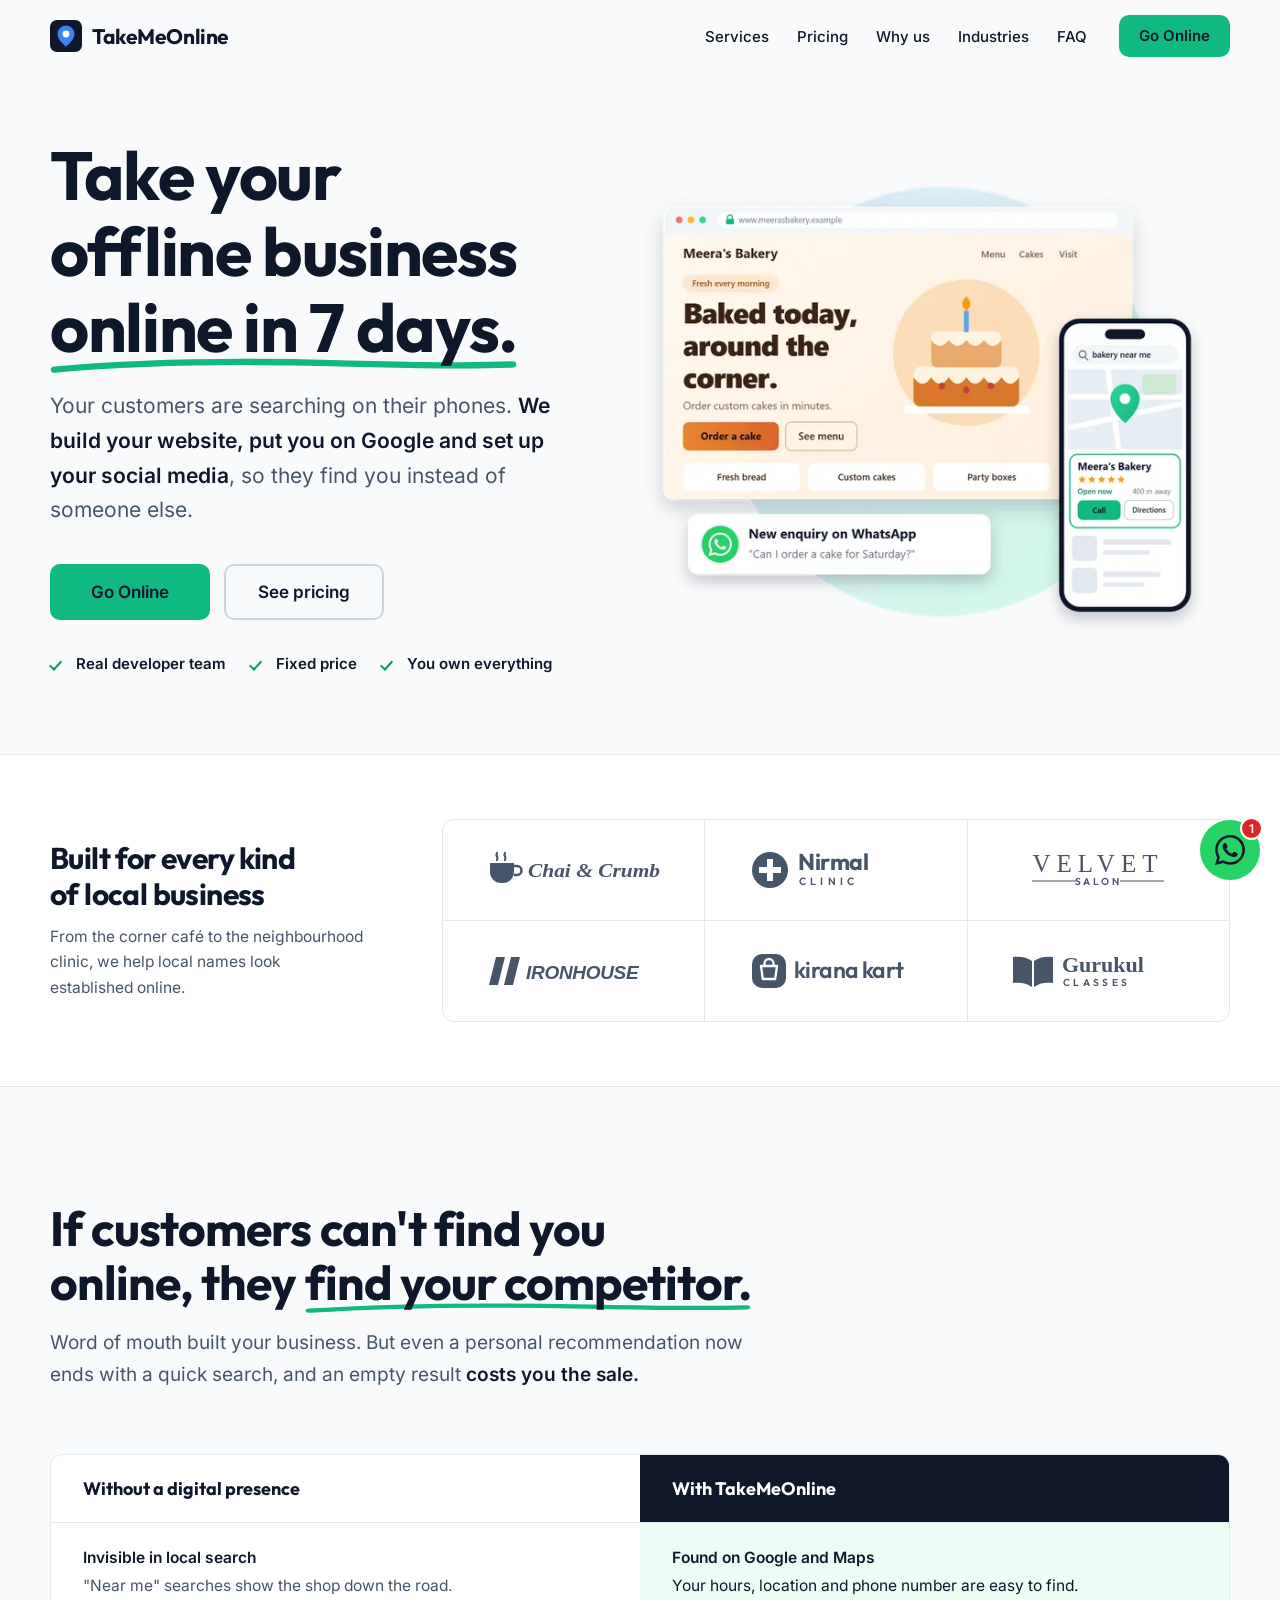
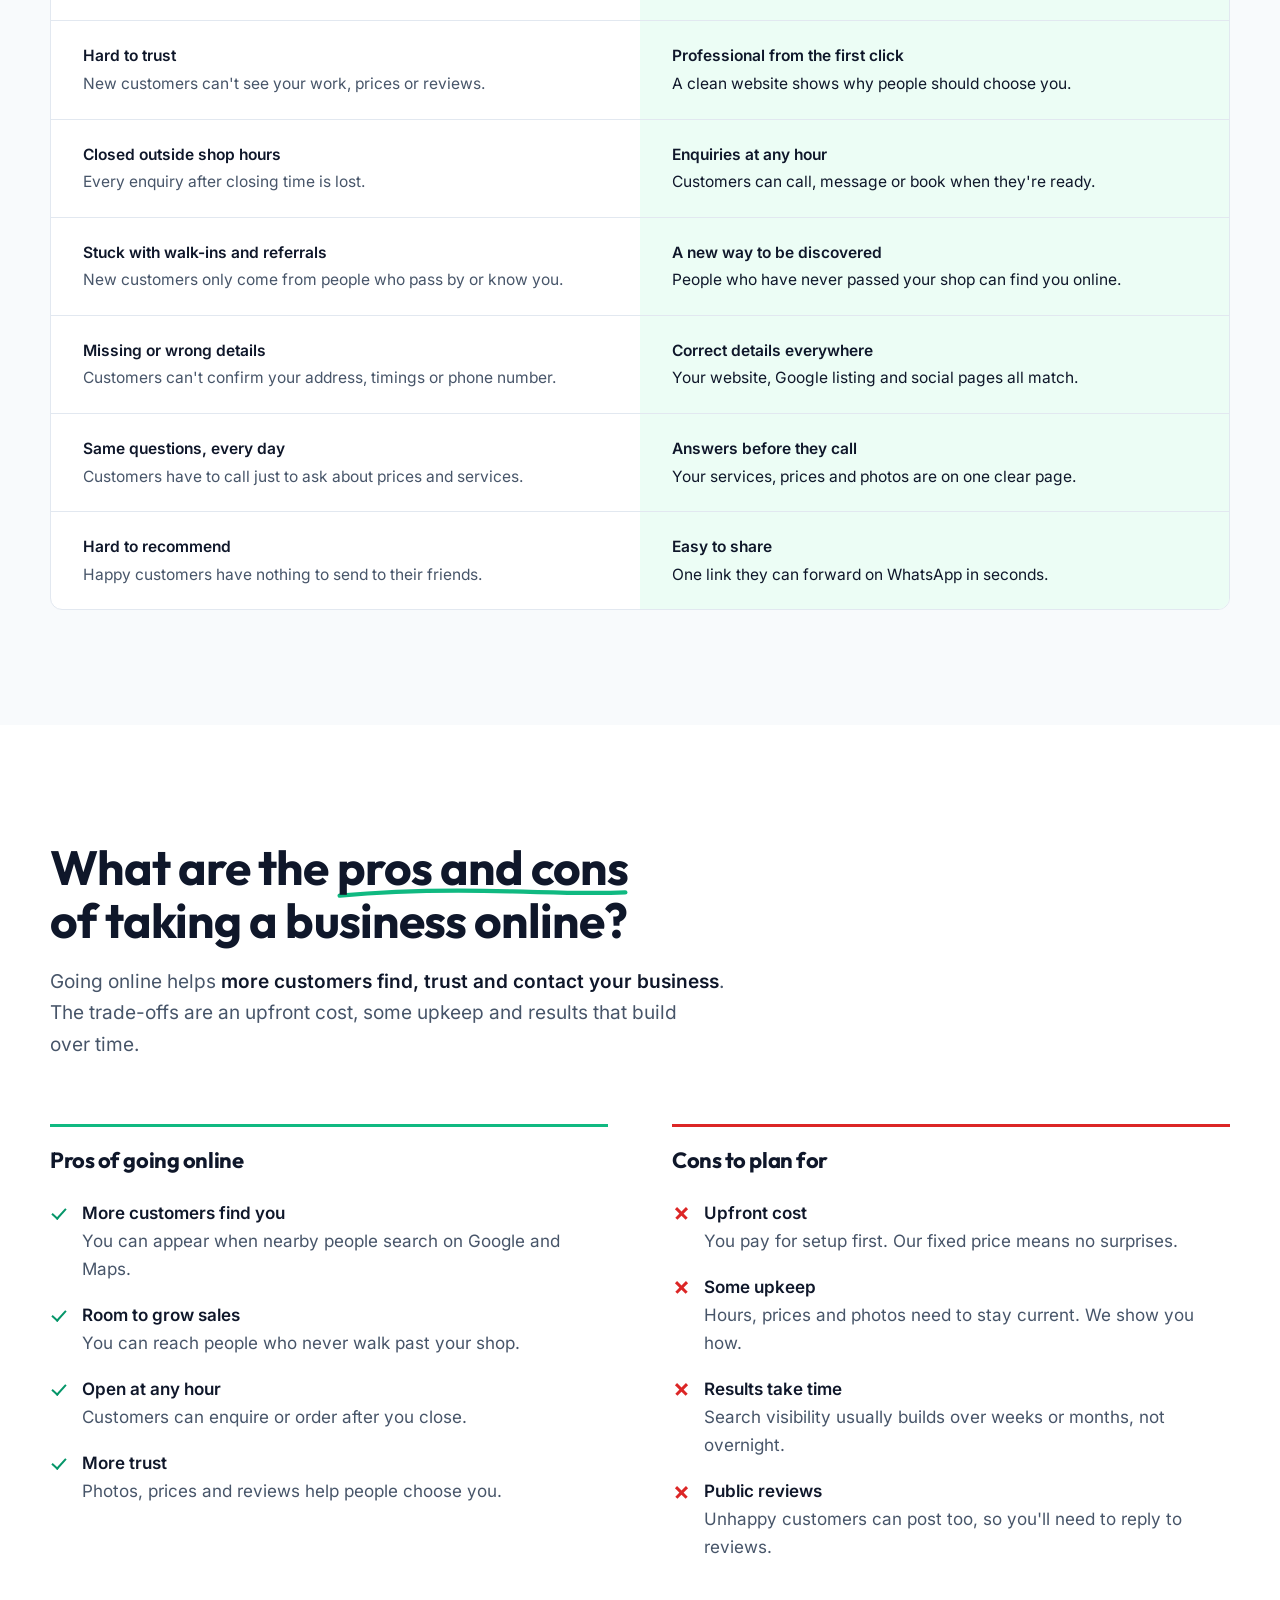
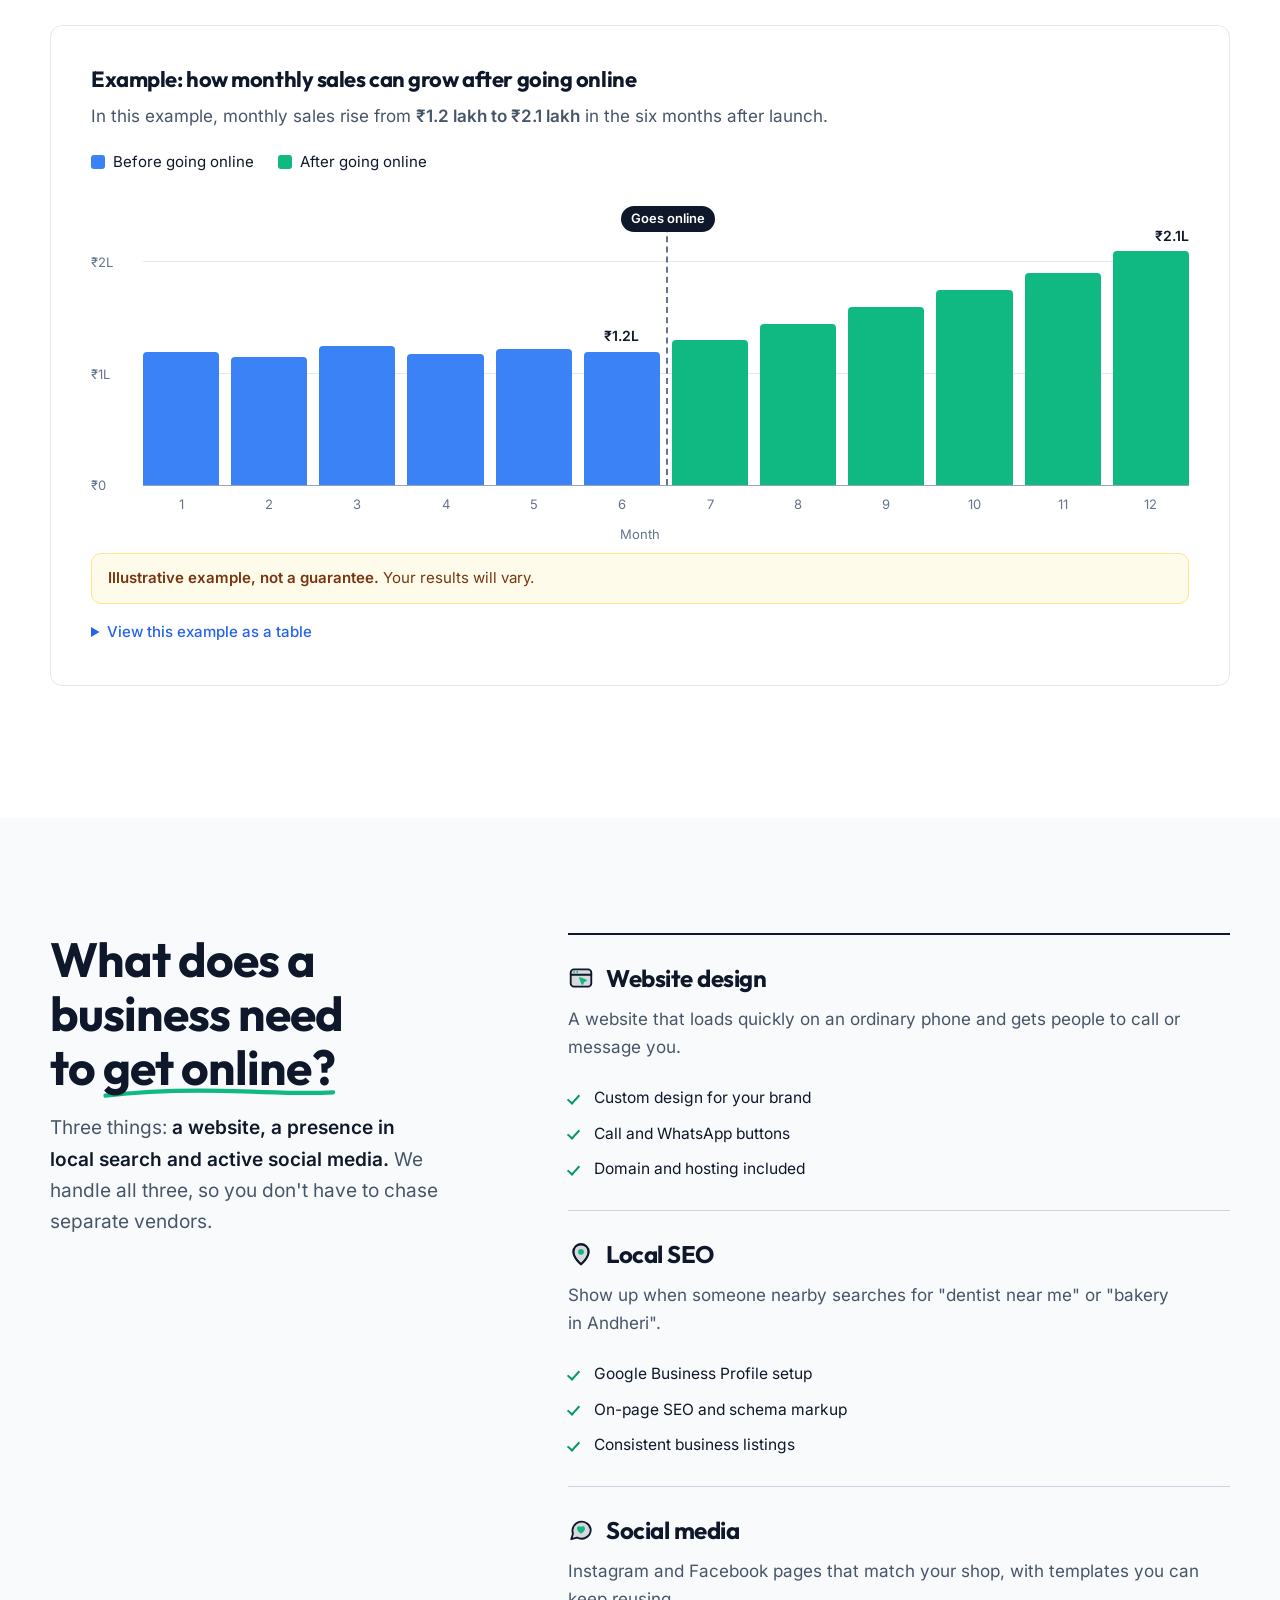
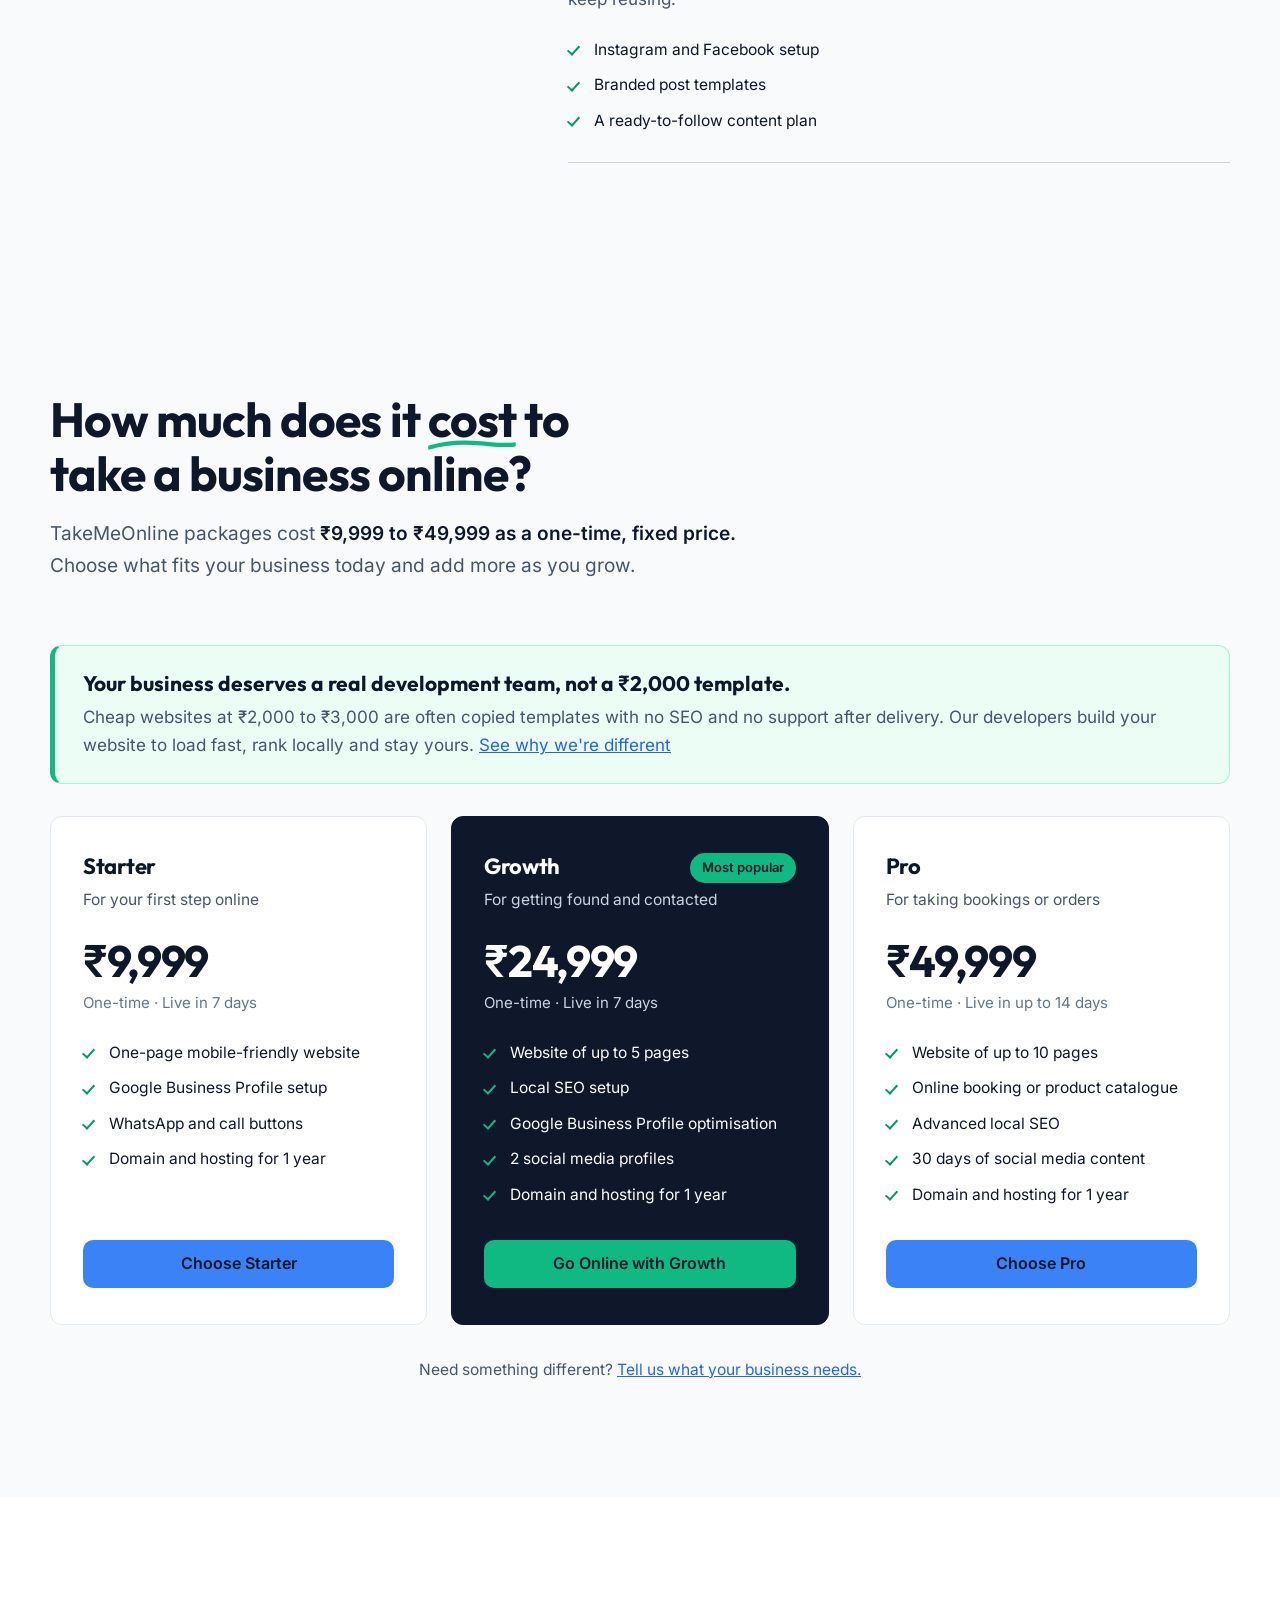
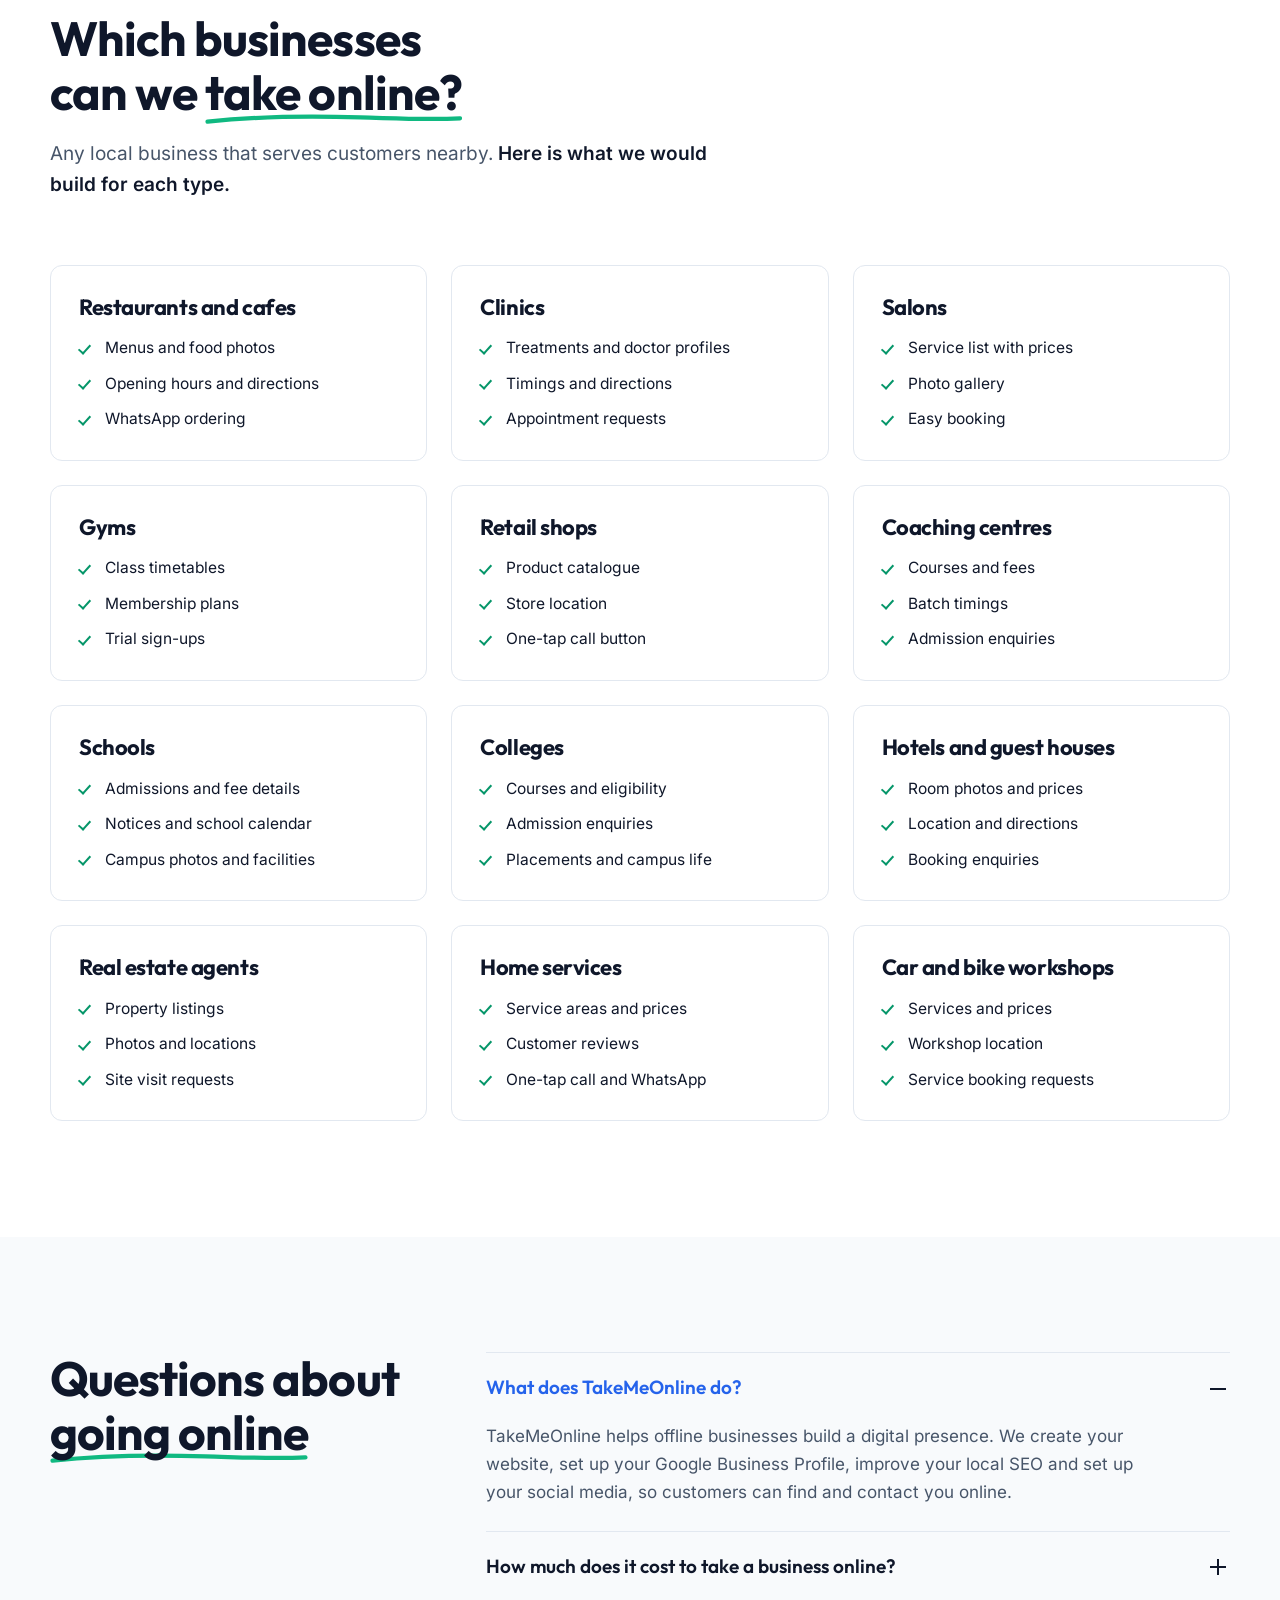
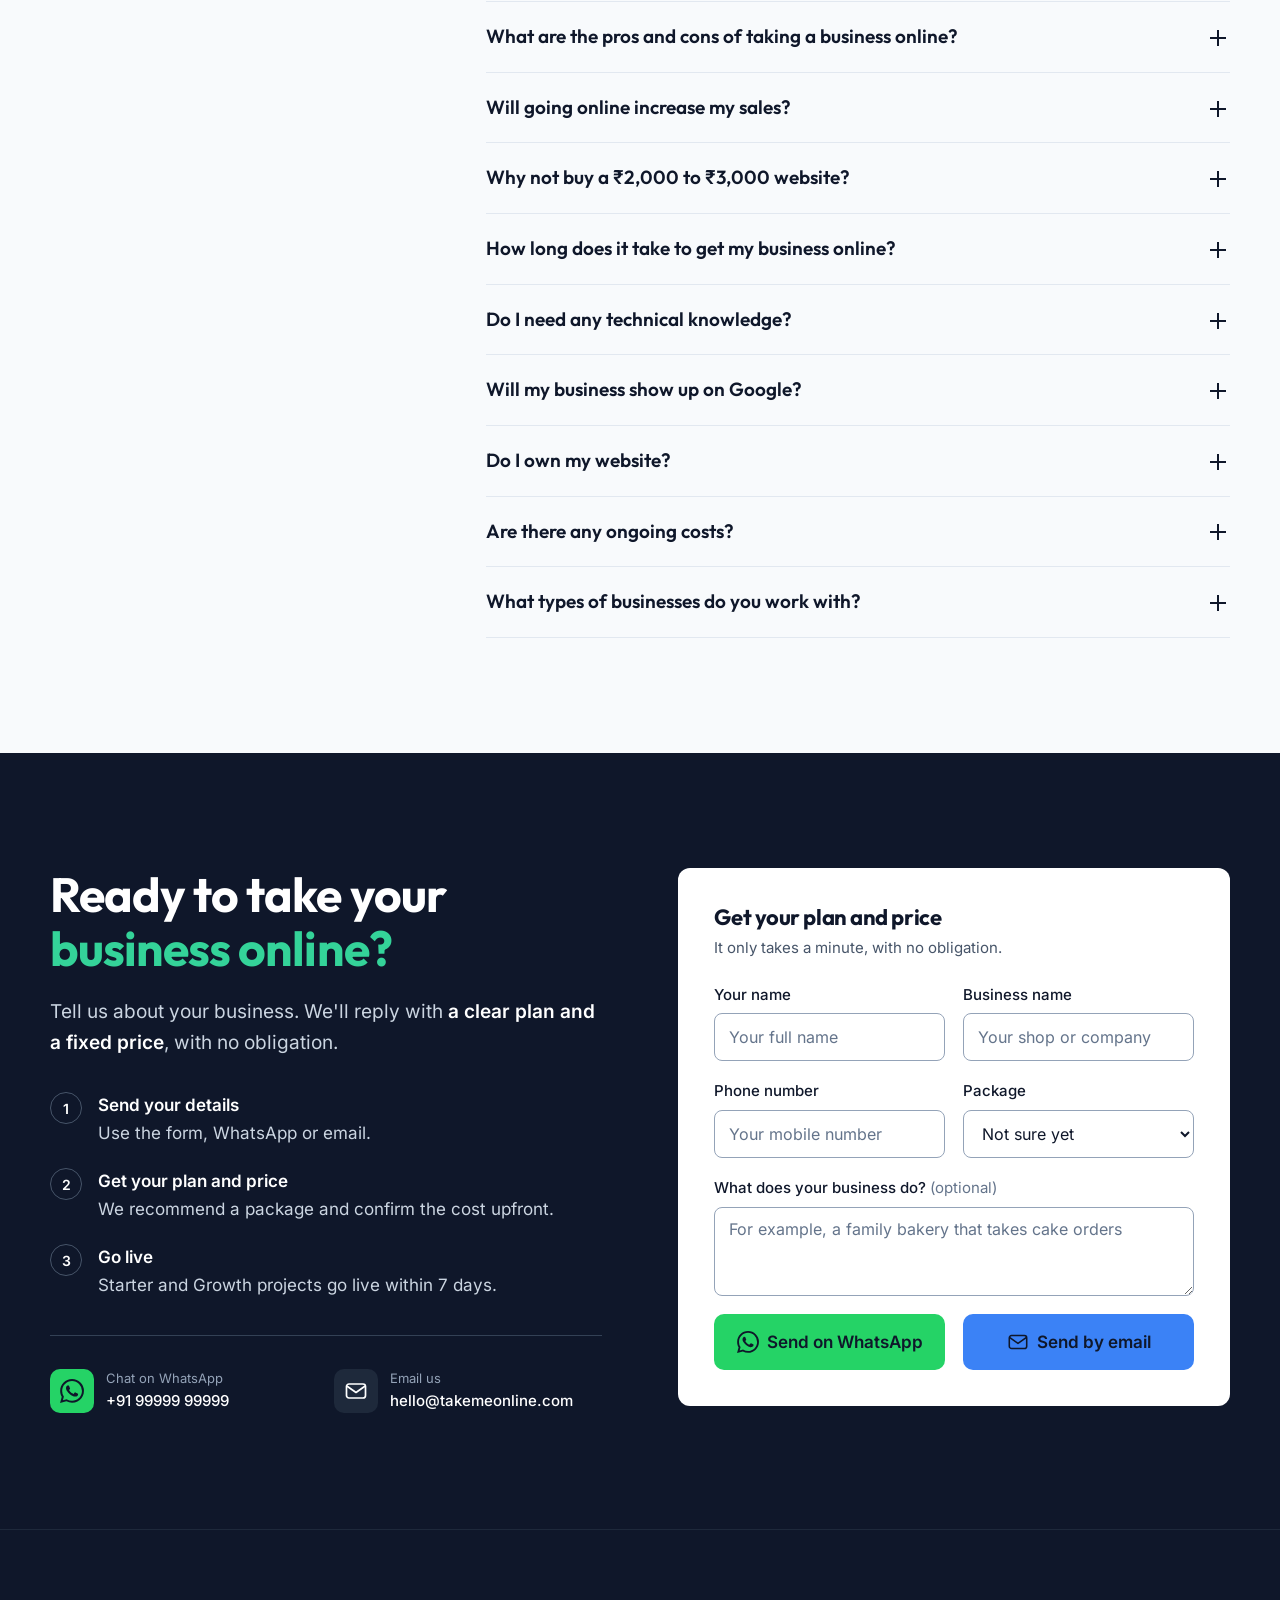
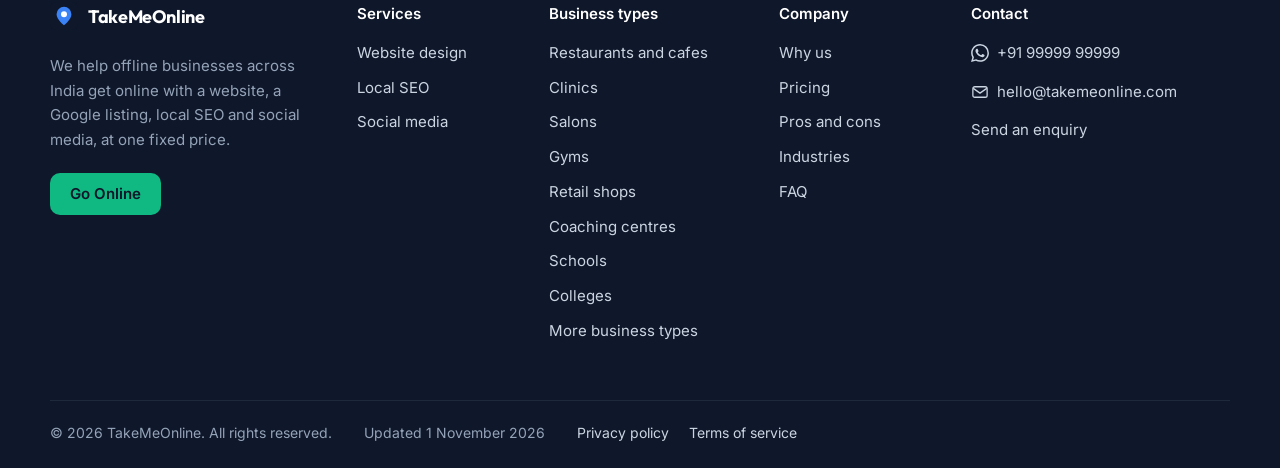
<file: index.html>
<!DOCTYPE html>
<html lang="en-IN">
<head>
  <meta charset="utf-8">
  <meta name="viewport" content="width=device-width, initial-scale=1">
  <title>TakeMeOnline: Take Your Offline Business Online in 7 Days</title>
  <meta name="description" content="TakeMeOnline gives offline businesses a professional website, a Google listing, local SEO and social media, at a fixed price and live in 7 days.">
  <link rel="canonical" href="https://takemeonline.com/">
  <meta name="robots" content="index, follow, max-image-preview:large">
  <meta name="theme-color" content="#0F172A">

  <meta property="og:type" content="website">
  <meta property="og:site_name" content="TakeMeOnline">
  <meta property="og:locale" content="en_IN">
  <meta property="og:title" content="TakeMeOnline: Take Your Offline Business Online in 7 Days">
  <meta property="og:description" content="A professional website, Google listing, local SEO and social media for offline businesses, at a fixed price.">
  <meta property="og:url" content="https://takemeonline.com/">
  <meta property="og:image" content="https://takemeonline.com/images/og-image.jpg">
  <meta property="og:image:width" content="1200">
  <meta property="og:image:height" content="630">
  <meta name="twitter:card" content="summary_large_image">

  <link rel="icon" href="favicon.svg" type="image/svg+xml">
  <link rel="preload" as="font" type="font/woff2" href="fonts/outfit.woff2" crossorigin>
  <link rel="preload" as="image" type="image/webp" href="images/hero-1200.webp" imagesrcset="images/hero-640.webp 640w, images/hero-828.webp 828w, images/hero-1200.webp 1200w" imagesizes="(max-width: 960px) 92vw, 620px">
  <link rel="stylesheet" href="style.css">
  <script>document.documentElement.classList.add("js");</script>
  <script src="script.js" defer></script>

  <script type="application/ld+json">
{
  "@context": "https://schema.org",
  "@graph": [
    {
      "@type": "ProfessionalService",
      "@id": "https://takemeonline.com/#organization",
      "name": "TakeMeOnline",
      "url": "https://takemeonline.com/",
      "logo": "https://takemeonline.com/images/logo.webp",
      "image": "https://takemeonline.com/images/og-image.jpg",
      "email": "hello@takemeonline.com",
      "description": "TakeMeOnline helps offline businesses build a digital presence with a professional website, a Google Business Profile, local SEO and social media setup.",
      "areaServed": {
        "@type": "Country",
        "name": "India"
      },
      "priceRange": "₹9,999 - ₹49,999",
      "knowsAbout": [
        "Small business website design",
        "Local SEO",
        "Google Business Profile",
        "Social media marketing"
      ],
      "hasOfferCatalog": {
        "@type": "OfferCatalog",
        "name": "Go-online packages",
        "itemListElement": [
          {
            "@type": "Offer",
            "name": "Starter",
            "price": "9999",
            "priceCurrency": "INR",
            "url": "https://takemeonline.com/#pricing",
            "itemOffered": {
              "@type": "Service",
              "name": "Starter go-online package",
              "description": "A mobile-friendly one-page website with Google Business Profile setup and a WhatsApp button."
            }
          },
          {
            "@type": "Offer",
            "name": "Growth",
            "price": "24999",
            "priceCurrency": "INR",
            "url": "https://takemeonline.com/#pricing",
            "itemOffered": {
              "@type": "Service",
              "name": "Growth go-online package",
              "description": "A website of up to 5 pages with local SEO, Google Business Profile optimisation and two social media profiles."
            }
          },
          {
            "@type": "Offer",
            "name": "Pro",
            "price": "49999",
            "priceCurrency": "INR",
            "url": "https://takemeonline.com/#pricing",
            "itemOffered": {
              "@type": "Service",
              "name": "Pro go-online package",
              "description": "A website of up to 10 pages with online booking or a product catalogue, advanced local SEO and 30 days of social media content."
            }
          }
        ]
      },
      "telephone": "+919999999999",
      "contactPoint": {
        "@type": "ContactPoint",
        "contactType": "customer support",
        "telephone": "+919999999999",
        "email": "hello@takemeonline.com",
        "areaServed": "IN",
        "availableLanguage": [
          "en",
          "hi"
        ]
      },
      "address": {
        "@type": "PostalAddress",
        "addressCountry": "IN"
      }
    },
    {
      "@type": "WebSite",
      "@id": "https://takemeonline.com/#website",
      "url": "https://takemeonline.com/",
      "name": "TakeMeOnline",
      "inLanguage": "en-IN",
      "publisher": {
        "@id": "https://takemeonline.com/#organization"
      }
    },
    {
      "@type": "WebPage",
      "@id": "https://takemeonline.com/#webpage",
      "url": "https://takemeonline.com/",
      "name": "TakeMeOnline: Take Your Offline Business Online in 7 Days",
      "description": "TakeMeOnline gives offline businesses a professional website, a Google listing, local SEO and social media, at a fixed price and live in 7 days.",
      "isPartOf": {
        "@id": "https://takemeonline.com/#website"
      },
      "about": {
        "@id": "https://takemeonline.com/#organization"
      },
      "inLanguage": "en-IN",
      "datePublished": "2026-11-01",
      "dateModified": "2026-11-01"
    },
    {
      "@type": "Service",
      "name": "Website design for local businesses",
      "serviceType": "Website design",
      "provider": {
        "@id": "https://takemeonline.com/#organization"
      },
      "description": "Fast, mobile-friendly websites that show what a business offers and make it easy for customers to call, message or visit.",
      "areaServed": {
        "@type": "Country",
        "name": "India"
      }
    },
    {
      "@type": "Service",
      "name": "Local SEO and Google Business Profile",
      "serviceType": "Search engine optimisation",
      "provider": {
        "@id": "https://takemeonline.com/#organization"
      },
      "description": "Google Business Profile setup, on-page SEO and consistent business listings that help nearby customers find a business in Google Search and Maps.",
      "areaServed": {
        "@type": "Country",
        "name": "India"
      }
    },
    {
      "@type": "Service",
      "name": "Social media setup and content",
      "serviceType": "Social media marketing",
      "provider": {
        "@id": "https://takemeonline.com/#organization"
      },
      "description": "Professional Instagram and Facebook profiles with branded templates and a simple content plan.",
      "areaServed": {
        "@type": "Country",
        "name": "India"
      }
    },
    {
      "@type": "FAQPage",
      "@id": "https://takemeonline.com/#faq",
      "mainEntity": [
        {
          "@type": "Question",
          "name": "What does TakeMeOnline do?",
          "acceptedAnswer": {
            "@type": "Answer",
            "text": "TakeMeOnline helps offline businesses build a digital presence. We create your website, set up your Google Business Profile, improve your local SEO and set up your social media, so customers can find and contact you online."
          }
        },
        {
          "@type": "Question",
          "name": "How much does it cost to take a business online?",
          "acceptedAnswer": {
            "@type": "Answer",
            "text": "Our one-time packages start at ₹9,999 for a one-page website with a Google Business Profile. The Growth package costs ₹24,999 and the Pro package costs ₹49,999. The price is fixed and agreed before work begins."
          }
        },
        {
          "@type": "Question",
          "name": "What are the pros and cons of taking a business online?",
          "acceptedAnswer": {
            "@type": "Answer",
            "text": "The main pros are that more customers can find you on Google and Maps, you can receive enquiries at any hour, and photos, prices and reviews build trust. The main cons are the upfront cost, the upkeep needed to keep information current, search results that take time to build, and public reviews that need replies."
          }
        },
        {
          "@type": "Question",
          "name": "Will going online increase my sales?",
          "acceptedAnswer": {
            "@type": "Answer",
            "text": "It can, because more people can find and contact your business, but it is not guaranteed. Results depend on your location, your competition, your offer and how well you keep your online profiles updated."
          }
        },
        {
          "@type": "Question",
          "name": "Why not buy a ₹2,000 to ₹3,000 website?",
          "acceptedAnswer": {
            "@type": "Answer",
            "text": "Websites at ₹2,000 to ₹3,000 are often copied templates with no SEO, slow loading and no support after delivery, so they rarely bring in customers. TakeMeOnline is a real development team that builds your website for speed and local search, and supports you through launch."
          }
        },
        {
          "@type": "Question",
          "name": "How long does it take to get my business online?",
          "acceptedAnswer": {
            "@type": "Answer",
            "text": "Starter and Growth projects go live within 7 days of receiving your business details and photos. Pro projects take up to 14 days because they include more pages and features."
          }
        },
        {
          "@type": "Question",
          "name": "Do I need any technical knowledge?",
          "acceptedAnswer": {
            "@type": "Answer",
            "text": "No. You tell us about your business and share your photos. We handle the design, setup and publishing, then show you how to make simple updates."
          }
        },
        {
          "@type": "Question",
          "name": "Will my business show up on Google?",
          "acceptedAnswer": {
            "@type": "Answer",
            "text": "We set up your website and Google Business Profile so your business can appear in Google Search and Maps. Google controls its own rankings, so no honest provider can guarantee the top position, but these steps give you a strong foundation for local search."
          }
        },
        {
          "@type": "Question",
          "name": "Do I own my website?",
          "acceptedAnswer": {
            "@type": "Answer",
            "text": "Yes. Your domain name, website content and business profiles are registered in your business's name, so they stay yours even if you stop working with us."
          }
        },
        {
          "@type": "Question",
          "name": "Are there any ongoing costs?",
          "acceptedAnswer": {
            "@type": "Answer",
            "text": "Every package includes your domain and hosting for the first year. After that, you only pay the yearly domain and hosting renewal. Ongoing social media or SEO support is optional."
          }
        },
        {
          "@type": "Question",
          "name": "What types of businesses do you work with?",
          "acceptedAnswer": {
            "@type": "Answer",
            "text": "We work with local and offline businesses of all kinds, including shops, restaurants, cafes, clinics, salons, gyms, schools, colleges, coaching centres, hotels, real estate agents, workshops and home-service providers."
          }
        }
      ]
    }
  ]
}
  </script>
</head>
<body>
  <svg width="0" height="0" style="position:absolute" aria-hidden="true">
    <symbol id="i-web" viewBox="0 0 24 24"><rect x="2.5" y="4" width="19" height="16" rx="3" fill="currentColor" fill-opacity=".14"/><path d="M2.5 9h19"/><circle cx="5.700" cy="6.500" r=".9" fill="#10B981" stroke="none"/><circle cx="8.500" cy="6.500" r=".9" fill="#10B981" stroke="none"/><path d="m11 12 5.500 2.200-2.300.9-.9 2.300z" fill="#10B981" stroke="#10B981"/></symbol>
    <symbol id="i-seo" viewBox="0 0 24 24"><path d="M12 21.500s7-5.700 7-11.500a7 7 0 1 0-14 0c0 5.800 7 11.500 7 11.500z" fill="currentColor" fill-opacity=".14"/><path d="M12 21.500s7-5.700 7-11.500a7 7 0 1 0-14 0c0 5.800 7 11.500 7 11.500z"/><circle cx="12" cy="10" r="2.700" fill="#10B981" stroke="none"/></symbol>
    <symbol id="i-social" viewBox="0 0 24 24"><path d="M21 11.500a8.500 8.500 0 0 1-12.600 7.450L3 20.500l1.550-5A8.500 8.500 0 1 1 21 11.500z" fill="currentColor" fill-opacity=".14"/><path d="M12 15.300s-3.700-2.200-3.700-4.800a2.050 2.050 0 0 1 3.700-1.200 2.050 2.050 0 0 1 3.700 1.200c0 2.600-3.700 4.800-3.700 4.800z" fill="#10B981" stroke="none"/></symbol>
    <symbol id="i-mail" viewBox="0 0 24 24"><rect x="2.500" y="5" width="19" height="14" rx="2.500"/><path d="m3.500 7.500 8.500 6 8.500-6"/></symbol>
    <symbol id="i-wa" viewBox="0 0 24 24"><path d="M17.472 14.382c-.297-.149-1.758-.867-2.03-.967-.273-.099-.471-.148-.67.15-.197.297-.767.966-.94 1.164-.173.199-.347.223-.644.075-.297-.15-1.255-.463-2.39-1.475-.883-.788-1.48-1.761-1.653-2.059-.173-.297-.018-.458.13-.606.134-.133.298-.347.446-.52.149-.174.198-.298.298-.497.099-.198.05-.371-.025-.52-.075-.149-.669-1.612-.916-2.207-.242-.579-.487-.5-.669-.51-.173-.008-.371-.01-.57-.01-.198 0-.52.074-.792.372-.272.297-1.04 1.016-1.04 2.479 0 1.462 1.065 2.875 1.213 3.074.149.198 2.096 3.2 5.077 4.487.709.306 1.262.489 1.694.625.712.227 1.36.195 1.871.118.571-.085 1.758-.719 2.006-1.413.248-.694.248-1.289.173-1.413-.074-.124-.272-.198-.57-.347m-5.421 7.403h-.004a9.87 9.87 0 0 1-5.031-1.378l-.361-.214-3.741.982.998-3.648-.235-.374a9.86 9.86 0 0 1-1.51-5.26c.001-5.45 4.436-9.884 9.888-9.884 2.64 0 5.122 1.03 6.988 2.898a9.825 9.825 0 0 1 2.893 6.994c-.003 5.45-4.437 9.884-9.885 9.884m8.413-18.297A11.815 11.815 0 0 0 12.05 0C5.495 0 .16 5.335.157 11.892c0 2.096.547 4.142 1.588 5.945L.057 24l6.305-1.654a11.882 11.882 0 0 0 5.683 1.448h.005c6.554 0 11.89-5.335 11.893-11.893a11.821 11.821 0 0 0-3.48-8.413z" fill="currentColor" stroke="none"/></symbol>
  </svg>
  <a class="skip-link" href="#main">Skip to content</a>

  <header class="site-header">
    <div class="container header-inner">
      <a class="brand" href="#top" aria-label="TakeMeOnline home">
        <img src="favicon.svg" alt="" width="32" height="32">
        TakeMeOnline
      </a>
      <button class="nav-toggle" type="button" aria-label="Open menu" aria-expanded="false" aria-controls="site-nav">
        <svg width="24" height="24" viewBox="0 0 24 24" fill="none" stroke="currentColor" stroke-width="2" stroke-linecap="round" aria-hidden="true"><path d="M4 7h16M4 12h16M4 17h16"/></svg>
      </button>
      <nav class="site-nav" id="site-nav" aria-label="Main">
        <ul>
          <li><a href="#services">Services</a></li>
          <li><a href="#pricing">Pricing</a></li>
          <li><a href="why-us.html">Why us</a></li>
          <li><a href="#work">Industries</a></li>
          <li><a href="#faq">FAQ</a></li>
        </ul>
        <a class="btn btn-go btn-sm" href="#contact">Go Online</a>
      </nav>
    </div>
  </header>

  <main id="main">
    <section class="hero" id="top">
      <div class="container hero-grid">
        <div>
          <h1>Take your offline business <mark>online in 7 days.</mark></h1>
          <p class="hero-lead">Your customers are searching on their phones. <strong>We build your website, put you on Google and set up your social media</strong>, so they find you instead of someone else.</p>
          <div class="hero-actions">
            <a class="btn btn-go btn-lg" href="#contact">Go Online</a>
            <a class="btn btn-outline btn-lg" href="#pricing">See pricing</a>
          </div>
          <ul class="hero-points">
            <li>Real developer team</li>
            <li>Fixed price</li>
            <li>You own everything</li>
          </ul>
        </div>
        <div class="hero-media">
          <img src="images/hero-1200.webp" srcset="images/hero-640.webp 640w, images/hero-828.webp 828w, images/hero-1200.webp 1200w" sizes="(max-width: 960px) 92vw, 620px" width="1200" height="960" fetchpriority="high" alt="Sample bakery website in a browser beside a phone showing the same bakery as the top result for bakery near me">
        </div>
      </div>
    </section>

    <!-- These logos are fictional examples. Replace them with real client logos when you have them. -->
    <section class="logos" aria-labelledby="logos-title">
      <div class="container logos-inner">
        <div class="logos-intro">
          <h2 id="logos-title">Built for every kind of local business</h2>
          <p>From the corner café to the neighbourhood clinic, we help local names look established online.</p>
        </div>
        <ul class="logo-grid">
          <li><svg class="brand-logo" viewBox="0 0 180 52" role="img" aria-label="Chai and Crumb logo"><path d="M6 19h24v9a11 11 0 0 1-11 11h-2A11 11 0 0 1 6 28z"/><path d="M30 22h3a4.500 4.500 0 0 1 0 9h-3" fill="none" stroke="currentColor" stroke-width="2.500"/><path d="M13 9c-2 3 2 4 0 7M21 9c-2 3 2 4 0 7" fill="none" stroke="currentColor" stroke-width="2.200" stroke-linecap="round"/><text x="44" y="33" textLength="132" lengthAdjust="spacingAndGlyphs" font-family="Georgia, 'Times New Roman', serif" font-style="italic" font-size="18" font-weight="700">Chai &amp; Crumb</text></svg></li>
          <li><svg class="brand-logo" viewBox="0 0 180 52" role="img" aria-label="Nirmal Clinic logo"><circle cx="24" cy="26" r="18"/><path d="M21 15h6v8h8v6h-8v8h-6v-8h-8v-6h8z" fill="#fff"/><text x="52" y="26" font-family="'Outfit', 'Segoe UI', Arial, sans-serif" font-size="23" font-weight="700" letter-spacing="-.5">Nirmal</text><text x="53" y="41" font-family="'Outfit', 'Segoe UI', Arial, sans-serif" font-size="10.500" font-weight="600" letter-spacing="4.200">CLINIC</text></svg></li>
          <li><svg class="brand-logo" viewBox="0 0 180 52" role="img" aria-label="Velvet Salon logo"><text x="90" y="28" text-anchor="middle" font-family="Georgia, 'Times New Roman', serif" font-size="25" letter-spacing="6">VELVET</text><path d="M24 37h44M112 37h44" stroke="currentColor" stroke-width="1.200"/><text x="90" y="41" text-anchor="middle" font-family="'Outfit', 'Segoe UI', Arial, sans-serif" font-size="10" font-weight="600" letter-spacing="2.600">SALON</text></svg></li>
          <li><svg class="brand-logo" viewBox="0 0 180 52" role="img" aria-label="Ironhouse Gym logo"><path d="M12 12h9l-7 28H5zM27 12h9l-7 28h-9z"/><text x="42" y="34" font-family="'Arial Black', Impact, 'Segoe UI', sans-serif" font-size="19" font-style="italic" font-weight="900" letter-spacing="-.3">IRONHOUSE</text></svg></li>
          <li><svg class="brand-logo" viewBox="0 0 180 52" role="img" aria-label="Kirana Kart logo"><rect x="6" y="9" width="34" height="34" rx="10"/><path d="M15 21h16l-1.800 13H16.800zM18.500 21v-2.500a4.500 4.500 0 0 1 9 0V21" fill="none" stroke="#fff" stroke-width="2.300" stroke-linejoin="round"/><text x="48" y="33" font-family="'Outfit', 'Segoe UI', Arial, sans-serif" font-size="23" font-weight="600" letter-spacing="-.6">kirana kart</text></svg></li>
          <li><svg class="brand-logo" viewBox="0 0 180 52" role="img" aria-label="Gurukul Classes logo"><path d="M24 16c-5-4-12-5-19-4v26c7-1 14 0 19 4zM26 16c5-4 12-5 19-4v26c-7-1-14 0-19 4z"/><text x="54" y="27" font-family="Georgia, 'Times New Roman', serif" font-size="22" font-weight="700">Gurukul</text><text x="55" y="41" font-family="'Outfit', 'Segoe UI', Arial, sans-serif" font-size="10" font-weight="600" letter-spacing="3.300">CLASSES</text></svg></li>
        </ul>
      </div>
    </section>

    <section class="section" id="why" aria-labelledby="why-title">
      <div class="container">
        <div class="section-head reveal">
          <h2 id="why-title">If customers can't find you online, they <mark>find your competitor.</mark></h2>
          <p>Word of mouth built your business. But even a personal recommendation now ends with a quick search, and an empty result <strong>costs you the sale.</strong></p>
        </div>
        <div class="shift-wrap reveal">
          <table class="shift">
            <thead>
              <tr>
                <th scope="col">Without a digital presence</th>
                <th scope="col">With TakeMeOnline</th>
              </tr>
            </thead>
            <tbody>
              <tr>
                <td><strong>Invisible in local search</strong>"Near me" searches show the shop down the road.</td>
                <td><strong>Found on Google and Maps</strong>Your hours, location and phone number are easy to find.</td>
              </tr>
              <tr>
                <td><strong>Hard to trust</strong>New customers can't see your work, prices or reviews.</td>
                <td><strong>Professional from the first click</strong>A clean website shows why people should choose you.</td>
              </tr>
              <tr>
                <td><strong>Closed outside shop hours</strong>Every enquiry after closing time is lost.</td>
                <td><strong>Enquiries at any hour</strong>Customers can call, message or book when they're ready.</td>
              </tr>
              <tr>
                <td><strong>Stuck with walk-ins and referrals</strong>New customers only come from people who pass by or know you.</td>
                <td><strong>A new way to be discovered</strong>People who have never passed your shop can find you online.</td>
              </tr>
              <tr>
                <td><strong>Missing or wrong details</strong>Customers can't confirm your address, timings or phone number.</td>
                <td><strong>Correct details everywhere</strong>Your website, Google listing and social pages all match.</td>
              </tr>
              <tr>
                <td><strong>Same questions, every day</strong>Customers have to call just to ask about prices and services.</td>
                <td><strong>Answers before they call</strong>Your services, prices and photos are on one clear page.</td>
              </tr>
              <tr>
                <td><strong>Hard to recommend</strong>Happy customers have nothing to send to their friends.</td>
                <td><strong>Easy to share</strong>One link they can forward on WhatsApp in seconds.</td>
              </tr>
            </tbody>
          </table>
        </div>
      </div>
    </section>

    <section class="section section-white" id="pros-cons" aria-labelledby="pros-cons-title">
      <div class="container">
        <div class="section-head reveal">
          <h2 id="pros-cons-title">What are the <mark>pros and cons</mark> of taking a business online?</h2>
          <p>Going online helps <strong>more customers find, trust and contact your business</strong>. The trade-offs are an upfront cost, some upkeep and results that build over time.</p>
        </div>
        <div class="compare reveal">
          <div class="compare-card compare-pros">
            <h3>Pros of going online</h3>
            <ul>
              <li><strong>More customers find you</strong> You can appear when nearby people search on Google and Maps.</li>
              <li><strong>Room to grow sales</strong> You can reach people who never walk past your shop.</li>
              <li><strong>Open at any hour</strong> Customers can enquire or order after you close.</li>
              <li><strong>More trust</strong> Photos, prices and reviews help people choose you.</li>
            </ul>
          </div>
          <div class="compare-card compare-cons">
            <h3>Cons to plan for</h3>
            <ul>
              <li><strong>Upfront cost</strong> You pay for setup first. Our fixed price means no surprises.</li>
              <li><strong>Some upkeep</strong> Hours, prices and photos need to stay current. We show you how.</li>
              <li><strong>Results take time</strong> Search visibility usually builds over weeks or months, not overnight.</li>
              <li><strong>Public reviews</strong> Unhappy customers can post too, so you'll need to reply to reviews.</li>
            </ul>
          </div>
        </div>
        <figure class="chart-card reveal" style="margin-inline:0">
          <h3>Example: how monthly sales can grow after going online</h3>
          <p>In this example, monthly sales rise from <strong>₹1.2 lakh to ₹2.1 lakh</strong> in the six months after launch.</p>
          <ul class="chart-legend">
            <li><span class="chart-swatch" aria-hidden="true"></span>Before going online</li>
            <li><span class="chart-swatch chart-swatch-after" aria-hidden="true"></span>After going online</li>
          </ul>
          <div class="chart-area">
            <div class="chart-tick" style="bottom:40%"><span>₹1L</span></div>
            <div class="chart-tick" style="bottom:80%"><span>₹2L</span></div>
            <div class="chart-tick" style="bottom:0;border:0"><span>₹0</span></div>
            <div class="chart-bars">
              <div class="bar-col bar-start" style="--v:48.0%" tabindex="0" role="img" aria-label="Month 1: ₹1.20 lakh" data-tip="Month 1: ₹1.20 lakh"><i></i></div>
              <div class="bar-col bar-start" style="--v:46.0%" tabindex="0" role="img" aria-label="Month 2: ₹1.15 lakh" data-tip="Month 2: ₹1.15 lakh"><i></i></div>
              <div class="bar-col" style="--v:50.0%" tabindex="0" role="img" aria-label="Month 3: ₹1.25 lakh" data-tip="Month 3: ₹1.25 lakh"><i></i></div>
              <div class="bar-col" style="--v:47.2%" tabindex="0" role="img" aria-label="Month 4: ₹1.18 lakh" data-tip="Month 4: ₹1.18 lakh"><i></i></div>
              <div class="bar-col" style="--v:48.8%" tabindex="0" role="img" aria-label="Month 5: ₹1.22 lakh" data-tip="Month 5: ₹1.22 lakh"><i></i></div>
              <div class="bar-col" style="--v:48.0%" tabindex="0" role="img" aria-label="Month 6: ₹1.20 lakh" data-tip="Month 6: ₹1.20 lakh"><i></i><span class="bar-value" aria-hidden="true">₹1.2L</span></div>
              <div class="bar-col bar-after" style="--v:52.0%" tabindex="0" role="img" aria-label="Month 7: ₹1.30 lakh" data-tip="Month 7: ₹1.30 lakh"><i></i></div>
              <div class="bar-col bar-after" style="--v:58.0%" tabindex="0" role="img" aria-label="Month 8: ₹1.45 lakh" data-tip="Month 8: ₹1.45 lakh"><i></i></div>
              <div class="bar-col bar-after" style="--v:64.0%" tabindex="0" role="img" aria-label="Month 9: ₹1.60 lakh" data-tip="Month 9: ₹1.60 lakh"><i></i></div>
              <div class="bar-col bar-after" style="--v:70.0%" tabindex="0" role="img" aria-label="Month 10: ₹1.75 lakh" data-tip="Month 10: ₹1.75 lakh"><i></i></div>
              <div class="bar-col bar-after bar-end" style="--v:76.0%" tabindex="0" role="img" aria-label="Month 11: ₹1.90 lakh" data-tip="Month 11: ₹1.90 lakh"><i></i></div>
              <div class="bar-col bar-after bar-end" style="--v:84.0%" tabindex="0" role="img" aria-label="Month 12: ₹2.10 lakh" data-tip="Month 12: ₹2.10 lakh"><i></i><span class="bar-value" aria-hidden="true">₹2.1L</span></div>
            </div>
            <div class="chart-divider" aria-hidden="true"><span>Goes online</span></div>
          </div>
          <div class="chart-months" aria-hidden="true"><span>1</span><span>2</span><span>3</span><span>4</span><span>5</span><span>6</span><span>7</span><span>8</span><span>9</span><span>10</span><span>11</span><span>12</span></div>
          <p class="chart-axis-title">Month</p>
          <p class="chart-disclaimer"><strong>Illustrative example, not a guarantee.</strong> Your results will vary.</p>
          <details class="chart-table">
            <summary>View this example as a table</summary>
            <table>
              <thead><tr><th scope="col">Month</th><th scope="col">Example sales</th><th scope="col">Period</th></tr></thead>
              <tbody>
                <tr><td>1</td><td>₹1.20 lakh</td><td>Before going online</td></tr>
                <tr><td>2</td><td>₹1.15 lakh</td><td>Before going online</td></tr>
                <tr><td>3</td><td>₹1.25 lakh</td><td>Before going online</td></tr>
                <tr><td>4</td><td>₹1.18 lakh</td><td>Before going online</td></tr>
                <tr><td>5</td><td>₹1.22 lakh</td><td>Before going online</td></tr>
                <tr><td>6</td><td>₹1.20 lakh</td><td>Before going online</td></tr>
                <tr><td>7</td><td>₹1.30 lakh</td><td>After going online</td></tr>
                <tr><td>8</td><td>₹1.45 lakh</td><td>After going online</td></tr>
                <tr><td>9</td><td>₹1.60 lakh</td><td>After going online</td></tr>
                <tr><td>10</td><td>₹1.75 lakh</td><td>After going online</td></tr>
                <tr><td>11</td><td>₹1.90 lakh</td><td>After going online</td></tr>
                <tr><td>12</td><td>₹2.10 lakh</td><td>After going online</td></tr>
              </tbody>
            </table>
          </details>
        </figure>
      </div>
    </section>

    <section class="section" id="services" aria-labelledby="services-title">
      <div class="container service-split">
        <div class="section-head reveal">
          <h2 id="services-title">What does a business need to <mark>get online?</mark></h2>
          <p>Three things: <strong>a website, a presence in local search and active social media.</strong> We handle all three, so you don't have to chase separate vendors.</p>
        </div>
        <div class="service-list">
          <article class="service-row reveal">
            <h3><svg class="icon" width="26" height="26" aria-hidden="true"><use href="#i-web"/></svg>Website design</h3>
            <div>
              <p>A website that loads quickly on an ordinary phone and gets people to call or message you.</p>
              <ul class="check-list">
                <li>Custom design for your brand</li>
                <li>Call and WhatsApp buttons</li>
                <li>Domain and hosting included</li>
              </ul>
            </div>
          </article>
          <article class="service-row reveal">
            <h3><svg class="icon" width="26" height="26" aria-hidden="true"><use href="#i-seo"/></svg>Local SEO</h3>
            <div>
              <p>Show up when someone nearby searches for "dentist near me" or "bakery in Andheri".</p>
              <ul class="check-list">
                <li>Google Business Profile setup</li>
                <li>On-page SEO and schema markup</li>
                <li>Consistent business listings</li>
              </ul>
            </div>
          </article>
          <article class="service-row reveal">
            <h3><svg class="icon" width="26" height="26" aria-hidden="true"><use href="#i-social"/></svg>Social media</h3>
            <div>
              <p>Instagram and Facebook pages that match your shop, with templates you can keep reusing.</p>
              <ul class="check-list">
                <li>Instagram and Facebook setup</li>
                <li>Branded post templates</li>
                <li>A ready-to-follow content plan</li>
              </ul>
            </div>
          </article>
        </div>
      </div>
    </section>

    <section class="section" id="pricing" aria-labelledby="pricing-title">
      <div class="container">
        <div class="section-head reveal">
          <h2 id="pricing-title">How much does it <mark>cost</mark> to take a business online?</h2>
          <p>TakeMeOnline packages cost <strong>₹9,999 to ₹49,999 as a one-time, fixed price.</strong> Choose what fits your business today and add more as you grow.</p>
        </div>
        <aside class="pro-callout reveal" aria-label="Why choose a real development team">
          <strong>Your business deserves a real development team, not a ₹2,000 template.</strong>
          <p>Cheap websites at ₹2,000 to ₹3,000 are often copied templates with no SEO and no support after delivery. Our developers build your website to load fast, rank locally and stay yours. <a href="why-us.html">See why we're different</a></p>
        </aside>
        <div class="price-grid">
          <article class="price-card reveal">
            <h3>Starter</h3>
            <p class="price-for">For your first step online</p>
            <p class="price">₹9,999</p>
            <p class="price-term">One-time · Live in 7 days</p>
            <ul class="check-list">
              <li>One-page mobile-friendly website</li>
              <li>Google Business Profile setup</li>
              <li>WhatsApp and call buttons</li>
              <li>Domain and hosting for 1 year</li>
            </ul>
            <a class="btn btn-blue" href="#contact" data-plan="Starter">Choose Starter</a>
          </article>
          <article class="price-card price-featured reveal">
            <span class="price-badge">Most popular</span>
            <h3>Growth</h3>
            <p class="price-for">For getting found and contacted</p>
            <p class="price">₹24,999</p>
            <p class="price-term">One-time · Live in 7 days</p>
            <ul class="check-list">
              <li>Website of up to 5 pages</li>
              <li>Local SEO setup</li>
              <li>Google Business Profile optimisation</li>
              <li>2 social media profiles</li>
              <li>Domain and hosting for 1 year</li>
            </ul>
            <a class="btn btn-go" href="#contact" data-plan="Growth">Go Online with Growth</a>
          </article>
          <article class="price-card reveal">
            <h3>Pro</h3>
            <p class="price-for">For taking bookings or orders</p>
            <p class="price">₹49,999</p>
            <p class="price-term">One-time · Live in up to 14 days</p>
            <ul class="check-list">
              <li>Website of up to 10 pages</li>
              <li>Online booking or product catalogue</li>
              <li>Advanced local SEO</li>
              <li>30 days of social media content</li>
              <li>Domain and hosting for 1 year</li>
            </ul>
            <a class="btn btn-blue" href="#contact" data-plan="Pro">Choose Pro</a>
          </article>
        </div>
        <p class="price-note">Need something different? <a href="#contact">Tell us what your business needs.</a></p>
      </div>
    </section>

    <section class="section section-white" id="work" aria-labelledby="work-title">
      <div class="container">
        <div class="section-head reveal">
          <h2 id="work-title">Which businesses can we <mark>take online?</mark></h2>
          <p>Any local business that serves customers nearby. <strong>Here is what we would build for each type.</strong></p>
        </div>
        <div class="tile-grid">
          <article class="tile reveal">
            <h3>Restaurants and cafes</h3>
              <ul class="check-list">
                <li>Menus and food photos</li>
                <li>Opening hours and directions</li>
                <li>WhatsApp ordering</li>
              </ul>
          </article>
          <article class="tile reveal">
            <h3>Clinics</h3>
              <ul class="check-list">
                <li>Treatments and doctor profiles</li>
                <li>Timings and directions</li>
                <li>Appointment requests</li>
              </ul>
          </article>
          <article class="tile reveal">
            <h3>Salons</h3>
              <ul class="check-list">
                <li>Service list with prices</li>
                <li>Photo gallery</li>
                <li>Easy booking</li>
              </ul>
          </article>
          <article class="tile reveal">
            <h3>Gyms</h3>
              <ul class="check-list">
                <li>Class timetables</li>
                <li>Membership plans</li>
                <li>Trial sign-ups</li>
              </ul>
          </article>
          <article class="tile reveal">
            <h3>Retail shops</h3>
              <ul class="check-list">
                <li>Product catalogue</li>
                <li>Store location</li>
                <li>One-tap call button</li>
              </ul>
          </article>
          <article class="tile reveal">
            <h3>Coaching centres</h3>
              <ul class="check-list">
                <li>Courses and fees</li>
                <li>Batch timings</li>
                <li>Admission enquiries</li>
              </ul>
          </article>
          <article class="tile reveal">
            <h3>Schools</h3>
            <ul class="check-list">
              <li>Admissions and fee details</li>
              <li>Notices and school calendar</li>
              <li>Campus photos and facilities</li>
            </ul>
          </article>
          <article class="tile reveal">
            <h3>Colleges</h3>
            <ul class="check-list">
              <li>Courses and eligibility</li>
              <li>Admission enquiries</li>
              <li>Placements and campus life</li>
            </ul>
          </article>
          <article class="tile reveal">
            <h3>Hotels and guest houses</h3>
            <ul class="check-list">
              <li>Room photos and prices</li>
              <li>Location and directions</li>
              <li>Booking enquiries</li>
            </ul>
          </article>
          <article class="tile reveal">
            <h3>Real estate agents</h3>
            <ul class="check-list">
              <li>Property listings</li>
              <li>Photos and locations</li>
              <li>Site visit requests</li>
            </ul>
          </article>
          <article class="tile reveal">
            <h3>Home services</h3>
            <ul class="check-list">
              <li>Service areas and prices</li>
              <li>Customer reviews</li>
              <li>One-tap call and WhatsApp</li>
            </ul>
          </article>
          <article class="tile reveal">
            <h3>Car and bike workshops</h3>
            <ul class="check-list">
              <li>Services and prices</li>
              <li>Workshop location</li>
              <li>Service booking requests</li>
            </ul>
          </article>
        </div>
      </div>
    </section>

    <!-- Add a Testimonials section here once you have real client quotes.
    Card markup:
    <figure class="quote-card">
      <blockquote>"Client quote"</blockquote>
      <figcaption><span class="avatar" aria-hidden="true">AB</span><span><strong>Client name</strong>Business name</span></figcaption>
    </figure>
    -->

    <section class="section" id="faq" aria-labelledby="faq-title">
      <div class="container faq-grid">
        <div class="section-head reveal">
          <h2 id="faq-title">Questions about <mark>going online</mark></h2>
        </div>
        <div class="faq-list reveal">
          <details open>
            <summary>What does TakeMeOnline do?</summary>
            <p>TakeMeOnline helps offline businesses build a digital presence. We create your website, set up your Google Business Profile, improve your local SEO and set up your social media, so customers can find and contact you online.</p>
          </details>
          <details>
            <summary>How much does it cost to take a business online?</summary>
            <p>Our one-time packages start at ₹9,999 for a one-page website with a Google Business Profile. The Growth package costs ₹24,999 and the Pro package costs ₹49,999. The price is fixed and agreed before work begins.</p>
          </details>
          <details>
            <summary>What are the pros and cons of taking a business online?</summary>
            <p>The main pros are that more customers can find you on Google and Maps, you can receive enquiries at any hour, and photos, prices and reviews build trust. The main cons are the upfront cost, the upkeep needed to keep information current, search results that take time to build, and public reviews that need replies.</p>
          </details>
          <details>
            <summary>Will going online increase my sales?</summary>
            <p>It can, because more people can find and contact your business, but it is not guaranteed. Results depend on your location, your competition, your offer and how well you keep your online profiles updated.</p>
          </details>
          <details>
            <summary>Why not buy a ₹2,000 to ₹3,000 website?</summary>
            <p>Websites at ₹2,000 to ₹3,000 are often copied templates with no SEO, slow loading and no support after delivery, so they rarely bring in customers. TakeMeOnline is a real development team that builds your website for speed and local search, and supports you through launch.</p>
          </details>
          <details>
            <summary>How long does it take to get my business online?</summary>
            <p>Starter and Growth projects go live within 7 days of receiving your business details and photos. Pro projects take up to 14 days because they include more pages and features.</p>
          </details>
          <details>
            <summary>Do I need any technical knowledge?</summary>
            <p>No. You tell us about your business and share your photos. We handle the design, setup and publishing, then show you how to make simple updates.</p>
          </details>
          <details>
            <summary>Will my business show up on Google?</summary>
            <p>We set up your website and Google Business Profile so your business can appear in Google Search and Maps. Google controls its own rankings, so no honest provider can guarantee the top position, but these steps give you a strong foundation for local search.</p>
          </details>
          <details>
            <summary>Do I own my website?</summary>
            <p>Yes. Your domain name, website content and business profiles are registered in your business's name, so they stay yours even if you stop working with us.</p>
          </details>
          <details>
            <summary>Are there any ongoing costs?</summary>
            <p>Every package includes your domain and hosting for the first year. After that, you only pay the yearly domain and hosting renewal. Ongoing social media or SEO support is optional.</p>
          </details>
          <details>
            <summary>What types of businesses do you work with?</summary>
            <p>We work with local and offline businesses of all kinds, including shops, restaurants, cafes, clinics, salons, gyms, schools, colleges, coaching centres, hotels, real estate agents, workshops and home-service providers.</p>
          </details>
        </div>
      </div>
    </section>

    <section class="section contact" id="contact" aria-labelledby="contact-title">
      <div class="container contact-grid">
        <div class="reveal">
          <h2 id="contact-title">Ready to take your <mark>business online?</mark></h2>
          <p class="contact-lead">Tell us about your business. We'll reply with <strong>a clear plan and a fixed price</strong>, with no obligation.</p>
          <ol class="contact-steps">
            <li><strong>Send your details</strong>Use the form, WhatsApp or email.</li>
            <li><strong>Get your plan and price</strong>We recommend a package and confirm the cost upfront.</li>
            <li><strong>Go live</strong>Starter and Growth projects go live within 7 days.</li>
          </ol>
          <ul class="contact-links">
            <li><a href="https://wa.me/919999999999" target="_blank" rel="noopener" data-whatsapp><span class="contact-link-icon contact-link-wa"><svg class="icon" width="24" height="24" aria-hidden="true"><use href="#i-wa"/></svg></span><span><small>Chat on WhatsApp</small><span data-whatsapp-text>+91 99999 99999</span></span></a></li>
            <li><a href="mailto:hello@takemeonline.com" data-email><span class="contact-link-icon"><svg class="icon" width="24" height="24" aria-hidden="true"><use href="#i-mail"/></svg></span><span><small>Email us</small><span data-email-text>hello@takemeonline.com</span></span></a></li>
          </ul>
        </div>
        <form class="contact-form reveal" id="contact-form">
          <div class="form-head">
            <h3>Get your plan and price</h3>
            <p>It only takes a minute, with no obligation.</p>
          </div>
          <div class="field">
            <label for="name">Your name</label>
            <input id="name" name="name" type="text" autocomplete="name" placeholder="Your full name" required>
          </div>
          <div class="field">
            <label for="business">Business name</label>
            <input id="business" name="business" type="text" autocomplete="organization" placeholder="Your shop or company" required>
          </div>
          <div class="field">
            <label for="phone">Phone number</label>
            <input id="phone" name="phone" type="tel" autocomplete="tel" placeholder="Your mobile number" required>
          </div>
          <div class="field">
            <label for="plan">Package</label>
            <select id="plan" name="plan">
              <option>Not sure yet</option>
              <option>Starter</option>
              <option>Growth</option>
              <option>Pro</option>
            </select>
          </div>
          <div class="field field-full">
            <label for="message">What does your business do? <span>(optional)</span></label>
            <textarea id="message" name="message" rows="3" placeholder="For example, a family bakery that takes cake orders"></textarea>
          </div>
          <button class="btn btn-whatsapp btn-lg" type="submit" data-channel="whatsapp"><svg class="icon" width="22" height="22" aria-hidden="true"><use href="#i-wa"/></svg>Send on WhatsApp</button>
          <button class="btn btn-blue btn-lg" type="submit" data-channel="email"><svg class="icon" width="22" height="22" aria-hidden="true"><use href="#i-mail"/></svg>Send by email</button>
          <p class="form-status" id="form-status" role="status"></p>
        </form>
      </div>
    </section>
  </main>

  <footer class="site-footer">
    <div class="container">
      <div class="footer-grid">
        <div class="footer-about">
          <a class="brand" href="#top">
            <img src="favicon.svg" alt="" width="28" height="28">
            TakeMeOnline
          </a>
          <p>We help offline businesses across India get online with a website, a Google listing, local SEO and social media, at one fixed price.</p>
          <a class="btn btn-go btn-sm" href="#contact">Go Online</a>
        </div>
        <nav class="footer-col" aria-label="Services">
          <p class="footer-title">Services</p>
          <ul>
            <li><a href="#services">Website design</a></li>
            <li><a href="#services">Local SEO</a></li>
            <li><a href="#services">Social media</a></li>
          </ul>
        </nav>
        <nav class="footer-col" aria-label="Business types">
          <p class="footer-title">Business types</p>
          <ul>
            <li><a href="#work">Restaurants and cafes</a></li>
            <li><a href="#work">Clinics</a></li>
            <li><a href="#work">Salons</a></li>
            <li><a href="#work">Gyms</a></li>
            <li><a href="#work">Retail shops</a></li>
            <li><a href="#work">Coaching centres</a></li>
            <li><a href="#work">Schools</a></li>
            <li><a href="#work">Colleges</a></li>
            <li><a href="#work">More business types</a></li>
          </ul>
        </nav>
        <nav class="footer-col" aria-label="Company">
          <p class="footer-title">Company</p>
          <ul>
            <li><a href="why-us.html">Why us</a></li>
            <li><a href="#pricing">Pricing</a></li>
            <li><a href="#pros-cons">Pros and cons</a></li>
            <li><a href="#work">Industries</a></li>
            <li><a href="#faq">FAQ</a></li>
          </ul>
        </nav>
        <div class="footer-col">
          <p class="footer-title">Contact</p>
          <ul>
            <li><a class="footer-contact" href="https://wa.me/919999999999" target="_blank" rel="noopener" data-whatsapp><svg class="icon" width="18" height="18" aria-hidden="true"><use href="#i-wa"/></svg><span data-whatsapp-text>+91 99999 99999</span></a></li>
            <li><a class="footer-contact" href="mailto:hello@takemeonline.com" data-email><svg class="icon" width="18" height="18" aria-hidden="true"><use href="#i-mail"/></svg><span data-email-text>hello@takemeonline.com</span></a></li>
            <li><a href="#contact">Send an enquiry</a></li>
          </ul>
        </div>
      </div>
      <div class="footer-bottom">
        <p>© <span id="year">2026</span> TakeMeOnline. All rights reserved.</p>
        <p>Updated <time datetime="2026-11-01">1 November 2026</time></p>
        <nav class="footer-legal" aria-label="Legal">
          <a href="privacy-policy.html">Privacy policy</a>
          <a href="terms-of-service.html">Terms of service</a>
        </nav>
      </div>
    </div>
  </footer>

  <a class="whatsapp-float" href="https://wa.me/919999999999" target="_blank" rel="noopener" aria-label="Chat with us on WhatsApp, 1 new message" data-whatsapp><svg class="icon" width="30" height="30" aria-hidden="true"><use href="#i-wa"/></svg><span class="whatsapp-badge" aria-hidden="true">1</span></a>
</body>
</html>
</file>
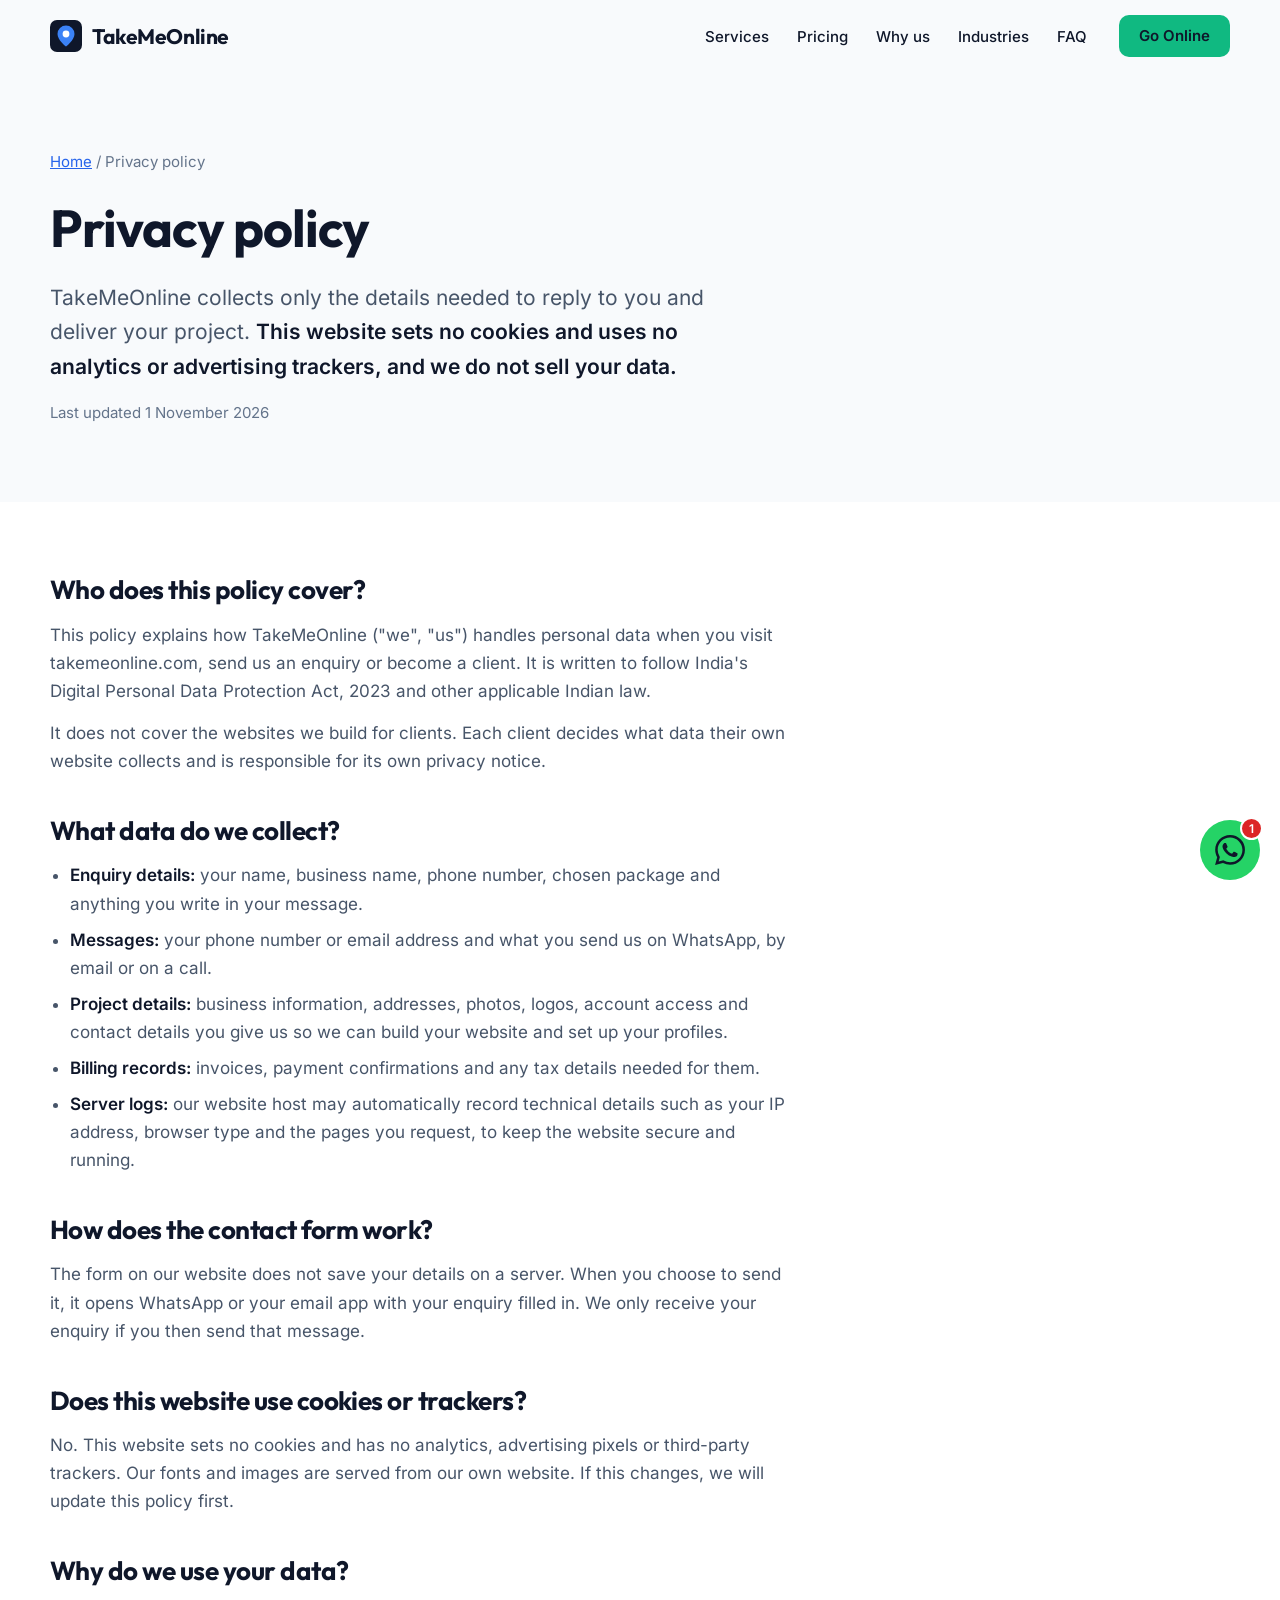
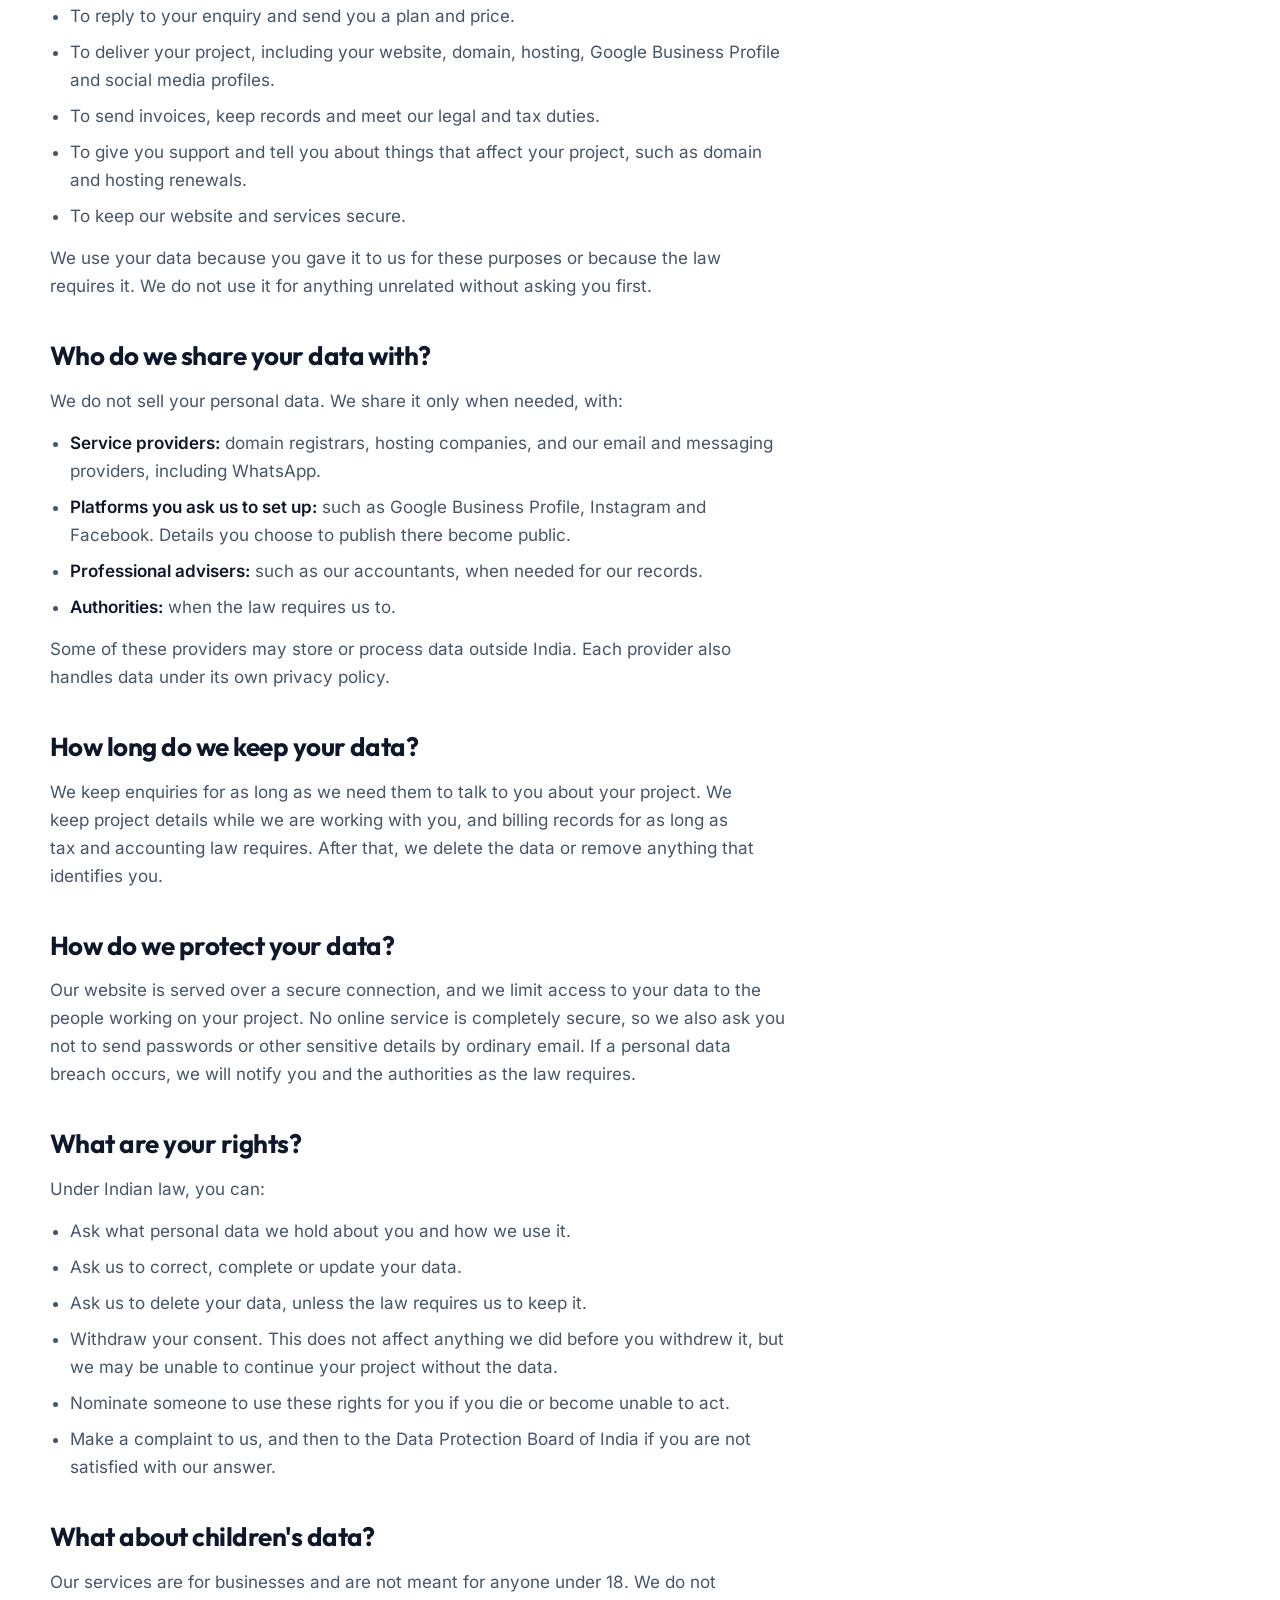
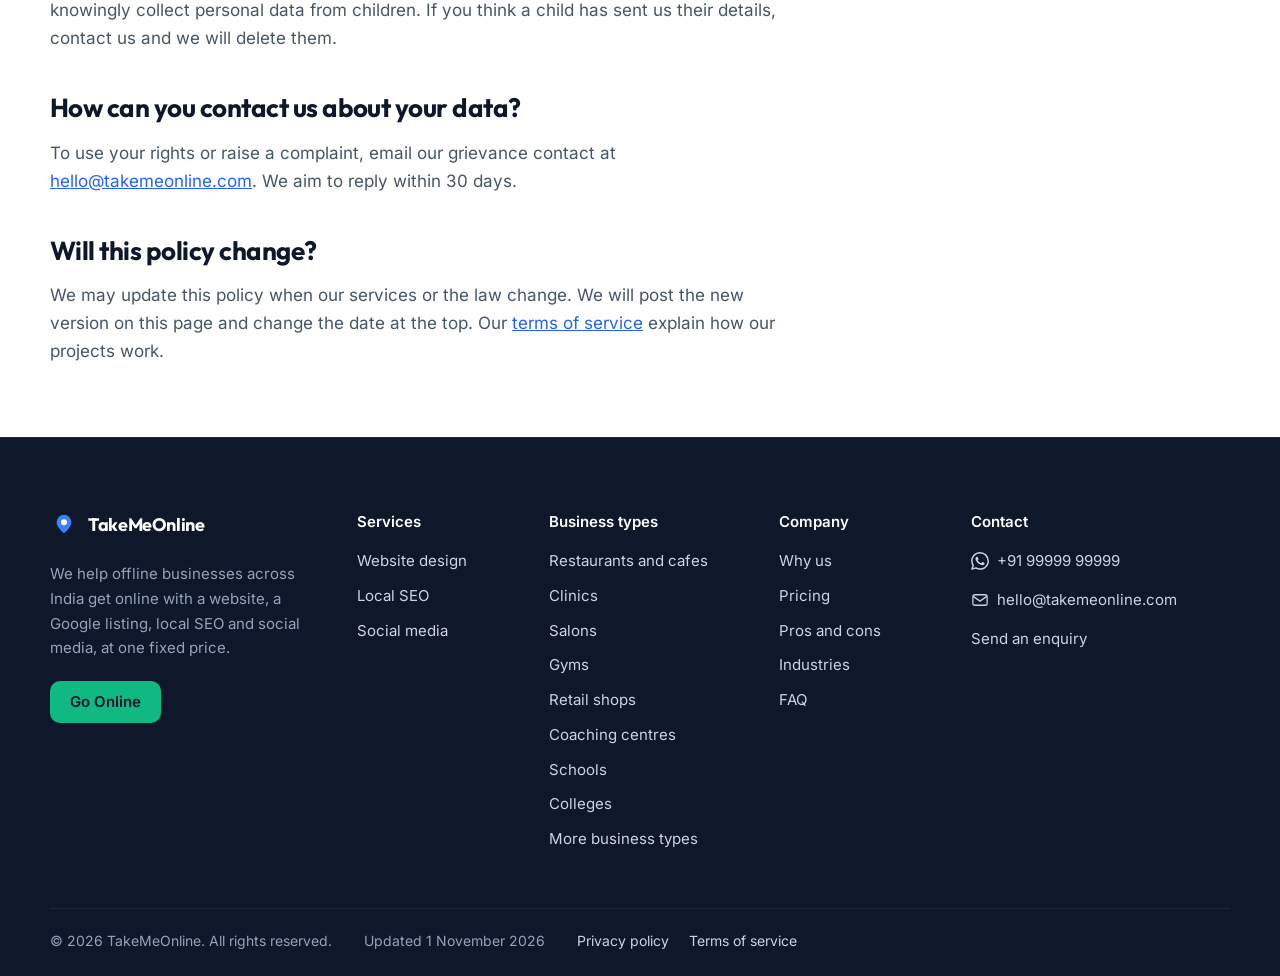
<file: privacy-policy.html>
<!DOCTYPE html>
<html lang="en-IN">
<head>
  <meta charset="utf-8">
  <meta name="viewport" content="width=device-width, initial-scale=1">
  <title>Privacy Policy: How TakeMeOnline Handles Your Data</title>
  <meta name="description" content="What personal data TakeMeOnline collects, why we use it, who it is shared with, how long we keep it and how to access, correct or delete it.">
  <link rel="canonical" href="https://takemeonline.com/privacy-policy.html">
  <meta name="robots" content="index, follow, max-image-preview:large">
  <meta name="theme-color" content="#0F172A">

  <meta property="og:type" content="website">
  <meta property="og:site_name" content="TakeMeOnline">
  <meta property="og:locale" content="en_IN">
  <meta property="og:title" content="Privacy Policy: How TakeMeOnline Handles Your Data">
  <meta property="og:description" content="What personal data TakeMeOnline collects, why we use it, who it is shared with, how long we keep it and how to access, correct or delete it.">
  <meta property="og:url" content="https://takemeonline.com/privacy-policy.html">
  <meta property="og:image" content="https://takemeonline.com/images/og-image.jpg">
  <meta property="og:image:width" content="1200">
  <meta property="og:image:height" content="630">
  <meta name="twitter:card" content="summary_large_image">

  <link rel="icon" href="favicon.svg" type="image/svg+xml">
  <link rel="preload" as="font" type="font/woff2" href="fonts/outfit.woff2" crossorigin>
  <link rel="stylesheet" href="style.css">
  <script>document.documentElement.classList.add("js");</script>
  <script src="script.js" defer></script>

  <script type="application/ld+json">
{
  "@context": "https://schema.org",
  "@graph": [
    {
      "@type": "ProfessionalService",
      "@id": "https://takemeonline.com/#organization",
      "name": "TakeMeOnline",
      "url": "https://takemeonline.com/"
    },
    {
      "@type": "WebSite",
      "@id": "https://takemeonline.com/#website",
      "name": "TakeMeOnline",
      "url": "https://takemeonline.com/"
    },
    {
      "@type": "WebPage",
      "@id": "https://takemeonline.com/privacy-policy.html#webpage",
      "url": "https://takemeonline.com/privacy-policy.html",
      "name": "Privacy Policy: How TakeMeOnline Handles Your Data",
      "description": "What personal data TakeMeOnline collects, why we use it, who it is shared with, how long we keep it and how to access, correct or delete it.",
      "inLanguage": "en-IN",
      "datePublished": "2026-11-01",
      "dateModified": "2026-11-01",
      "isPartOf": {
        "@id": "https://takemeonline.com/#website"
      },
      "about": {
        "@id": "https://takemeonline.com/#organization"
      },
      "breadcrumb": {
        "@id": "https://takemeonline.com/privacy-policy.html#breadcrumb"
      }
    },
    {
      "@type": "BreadcrumbList",
      "@id": "https://takemeonline.com/privacy-policy.html#breadcrumb",
      "itemListElement": [
        {
          "@type": "ListItem",
          "position": 1,
          "name": "Home",
          "item": "https://takemeonline.com/"
        },
        {
          "@type": "ListItem",
          "position": 2,
          "name": "Privacy policy",
          "item": "https://takemeonline.com/privacy-policy.html"
        }
      ]
    }
  ]
}
  </script>
</head>
<body>
  <svg width="0" height="0" style="position:absolute" aria-hidden="true">
    <symbol id="i-mail" viewBox="0 0 24 24"><rect x="2.500" y="5" width="19" height="14" rx="2.500"/><path d="m3.500 7.500 8.500 6 8.500-6"/></symbol>
    <symbol id="i-wa" viewBox="0 0 24 24"><path d="M17.472 14.382c-.297-.149-1.758-.867-2.03-.967-.273-.099-.471-.148-.67.15-.197.297-.767.966-.94 1.164-.173.199-.347.223-.644.075-.297-.15-1.255-.463-2.39-1.475-.883-.788-1.48-1.761-1.653-2.059-.173-.297-.018-.458.13-.606.134-.133.298-.347.446-.52.149-.174.198-.298.298-.497.099-.198.05-.371-.025-.52-.075-.149-.669-1.612-.916-2.207-.242-.579-.487-.5-.669-.51-.173-.008-.371-.01-.57-.01-.198 0-.52.074-.792.372-.272.297-1.04 1.016-1.04 2.479 0 1.462 1.065 2.875 1.213 3.074.149.198 2.096 3.2 5.077 4.487.709.306 1.262.489 1.694.625.712.227 1.36.195 1.871.118.571-.085 1.758-.719 2.006-1.413.248-.694.248-1.289.173-1.413-.074-.124-.272-.198-.57-.347m-5.421 7.403h-.004a9.87 9.87 0 0 1-5.031-1.378l-.361-.214-3.741.982.998-3.648-.235-.374a9.86 9.86 0 0 1-1.51-5.26c.001-5.45 4.436-9.884 9.888-9.884 2.64 0 5.122 1.03 6.988 2.898a9.825 9.825 0 0 1 2.893 6.994c-.003 5.45-4.437 9.884-9.885 9.884m8.413-18.297A11.815 11.815 0 0 0 12.05 0C5.495 0 .16 5.335.157 11.892c0 2.096.547 4.142 1.588 5.945L.057 24l6.305-1.654a11.882 11.882 0 0 0 5.683 1.448h.005c6.554 0 11.89-5.335 11.893-11.893a11.821 11.821 0 0 0-3.48-8.413z" fill="currentColor" stroke="none"/></symbol>
  </svg>
  <a class="skip-link" href="#main">Skip to content</a>

  <header class="site-header">
    <div class="container header-inner">
      <a class="brand" href="index.html" aria-label="TakeMeOnline home">
        <img src="favicon.svg" alt="" width="32" height="32">
        TakeMeOnline
      </a>
      <button class="nav-toggle" type="button" aria-label="Open menu" aria-expanded="false" aria-controls="site-nav">
        <svg width="24" height="24" viewBox="0 0 24 24" fill="none" stroke="currentColor" stroke-width="2" stroke-linecap="round" aria-hidden="true"><path d="M4 7h16M4 12h16M4 17h16"/></svg>
      </button>
      <nav class="site-nav" id="site-nav" aria-label="Main">
        <ul>
          <li><a href="index.html#services">Services</a></li>
          <li><a href="index.html#pricing">Pricing</a></li>
          <li><a href="why-us.html">Why us</a></li>
          <li><a href="index.html#work">Industries</a></li>
          <li><a href="index.html#faq">FAQ</a></li>
        </ul>
        <a class="btn btn-go btn-sm" href="index.html#contact">Go Online</a>
      </nav>
    </div>
  </header>

  <main id="main">
    <section class="section why-hero legal-hero">
      <div class="container">
        <nav class="breadcrumb" aria-label="Breadcrumb"><a href="index.html">Home</a> / <span aria-current="page">Privacy policy</span></nav>
        <h1>Privacy policy</h1>
        <p class="hero-lead">TakeMeOnline collects only the details needed to reply to you and deliver your project. <strong>This website sets no cookies and uses no analytics or advertising trackers, and we do not sell your data.</strong></p>
        <p class="legal-date">Last updated <time datetime="2026-11-01">1 November 2026</time></p>
      </div>
    </section>

    <section class="section section-white legal-section">
      <div class="container legal-content">
        <h2>Who does this policy cover?</h2>
        <p>This policy explains how TakeMeOnline ("we", "us") handles personal data when you visit takemeonline.com, send us an enquiry or become a client. It is written to follow India's Digital Personal Data Protection Act, 2023 and other applicable Indian law.</p>
        <p>It does not cover the websites we build for clients. Each client decides what data their own website collects and is responsible for its own privacy notice.</p>

        <h2>What data do we collect?</h2>
        <ul>
          <li><strong>Enquiry details:</strong> your name, business name, phone number, chosen package and anything you write in your message.</li>
          <li><strong>Messages:</strong> your phone number or email address and what you send us on WhatsApp, by email or on a call.</li>
          <li><strong>Project details:</strong> business information, addresses, photos, logos, account access and contact details you give us so we can build your website and set up your profiles.</li>
          <li><strong>Billing records:</strong> invoices, payment confirmations and any tax details needed for them.</li>
          <li><strong>Server logs:</strong> our website host may automatically record technical details such as your IP address, browser type and the pages you request, to keep the website secure and running.</li>
        </ul>

        <h2>How does the contact form work?</h2>
        <p>The form on our website does not save your details on a server. When you choose to send it, it opens WhatsApp or your email app with your enquiry filled in. We only receive your enquiry if you then send that message.</p>

        <h2>Does this website use cookies or trackers?</h2>
        <p>No. This website sets no cookies and has no analytics, advertising pixels or third-party trackers. Our fonts and images are served from our own website. If this changes, we will update this policy first.</p>

        <h2>Why do we use your data?</h2>
        <ul>
          <li>To reply to your enquiry and send you a plan and price.</li>
          <li>To deliver your project, including your website, domain, hosting, Google Business Profile and social media profiles.</li>
          <li>To send invoices, keep records and meet our legal and tax duties.</li>
          <li>To give you support and tell you about things that affect your project, such as domain and hosting renewals.</li>
          <li>To keep our website and services secure.</li>
        </ul>
        <p>We use your data because you gave it to us for these purposes or because the law requires it. We do not use it for anything unrelated without asking you first.</p>

        <h2>Who do we share your data with?</h2>
        <p>We do not sell your personal data. We share it only when needed, with:</p>
        <ul>
          <li><strong>Service providers:</strong> domain registrars, hosting companies, and our email and messaging providers, including WhatsApp.</li>
          <li><strong>Platforms you ask us to set up:</strong> such as Google Business Profile, Instagram and Facebook. Details you choose to publish there become public.</li>
          <li><strong>Professional advisers:</strong> such as our accountants, when needed for our records.</li>
          <li><strong>Authorities:</strong> when the law requires us to.</li>
        </ul>
        <p>Some of these providers may store or process data outside India. Each provider also handles data under its own privacy policy.</p>

        <h2>How long do we keep your data?</h2>
        <p>We keep enquiries for as long as we need them to talk to you about your project. We keep project details while we are working with you, and billing records for as long as tax and accounting law requires. After that, we delete the data or remove anything that identifies you.</p>

        <h2>How do we protect your data?</h2>
        <p>Our website is served over a secure connection, and we limit access to your data to the people working on your project. No online service is completely secure, so we also ask you not to send passwords or other sensitive details by ordinary email. If a personal data breach occurs, we will notify you and the authorities as the law requires.</p>

        <h2>What are your rights?</h2>
        <p>Under Indian law, you can:</p>
        <ul>
          <li>Ask what personal data we hold about you and how we use it.</li>
          <li>Ask us to correct, complete or update your data.</li>
          <li>Ask us to delete your data, unless the law requires us to keep it.</li>
          <li>Withdraw your consent. This does not affect anything we did before you withdrew it, but we may be unable to continue your project without the data.</li>
          <li>Nominate someone to use these rights for you if you die or become unable to act.</li>
          <li>Make a complaint to us, and then to the Data Protection Board of India if you are not satisfied with our answer.</li>
        </ul>

        <h2>What about children's data?</h2>
        <p>Our services are for businesses and are not meant for anyone under 18. We do not knowingly collect personal data from children. If you think a child has sent us their details, contact us and we will delete them.</p>

        <h2>How can you contact us about your data?</h2>
        <p>To use your rights or raise a complaint, email our grievance contact at <a href="mailto:hello@takemeonline.com" data-email><span data-email-text>hello@takemeonline.com</span></a>. We aim to reply within 30 days.</p>

        <h2>Will this policy change?</h2>
        <p>We may update this policy when our services or the law change. We will post the new version on this page and change the date at the top. Our <a href="terms-of-service.html">terms of service</a> explain how our projects work.</p>
      </div>
    </section>
  </main>

  <footer class="site-footer">
    <div class="container">
      <div class="footer-grid">
        <div class="footer-about">
          <a class="brand" href="index.html">
            <img src="favicon.svg" alt="" width="28" height="28">
            TakeMeOnline
          </a>
          <p>We help offline businesses across India get online with a website, a Google listing, local SEO and social media, at one fixed price.</p>
          <a class="btn btn-go btn-sm" href="index.html#contact">Go Online</a>
        </div>
        <nav class="footer-col" aria-label="Services">
          <p class="footer-title">Services</p>
          <ul>
            <li><a href="index.html#services">Website design</a></li>
            <li><a href="index.html#services">Local SEO</a></li>
            <li><a href="index.html#services">Social media</a></li>
          </ul>
        </nav>
        <nav class="footer-col" aria-label="Business types">
          <p class="footer-title">Business types</p>
          <ul>
            <li><a href="index.html#work">Restaurants and cafes</a></li>
            <li><a href="index.html#work">Clinics</a></li>
            <li><a href="index.html#work">Salons</a></li>
            <li><a href="index.html#work">Gyms</a></li>
            <li><a href="index.html#work">Retail shops</a></li>
            <li><a href="index.html#work">Coaching centres</a></li>
            <li><a href="index.html#work">Schools</a></li>
            <li><a href="index.html#work">Colleges</a></li>
            <li><a href="index.html#work">More business types</a></li>
          </ul>
        </nav>
        <nav class="footer-col" aria-label="Company">
          <p class="footer-title">Company</p>
          <ul>
            <li><a href="why-us.html">Why us</a></li>
            <li><a href="index.html#pricing">Pricing</a></li>
            <li><a href="index.html#pros-cons">Pros and cons</a></li>
            <li><a href="index.html#work">Industries</a></li>
            <li><a href="index.html#faq">FAQ</a></li>
          </ul>
        </nav>
        <div class="footer-col">
          <p class="footer-title">Contact</p>
          <ul>
            <li><a class="footer-contact" href="https://wa.me/919999999999" target="_blank" rel="noopener" data-whatsapp><svg class="icon" width="18" height="18" aria-hidden="true"><use href="#i-wa"/></svg><span data-whatsapp-text>+91 99999 99999</span></a></li>
            <li><a class="footer-contact" href="mailto:hello@takemeonline.com" data-email><svg class="icon" width="18" height="18" aria-hidden="true"><use href="#i-mail"/></svg><span data-email-text>hello@takemeonline.com</span></a></li>
            <li><a href="index.html#contact">Send an enquiry</a></li>
          </ul>
        </div>
      </div>
      <div class="footer-bottom">
        <p>© <span id="year">2026</span> TakeMeOnline. All rights reserved.</p>
        <p>Updated <time datetime="2026-11-01">1 November 2026</time></p>
        <nav class="footer-legal" aria-label="Legal">
          <a href="privacy-policy.html" aria-current="page">Privacy policy</a>
          <a href="terms-of-service.html">Terms of service</a>
        </nav>
      </div>
    </div>
  </footer>

  <a class="whatsapp-float" href="https://wa.me/919999999999" target="_blank" rel="noopener" aria-label="Chat with us on WhatsApp, 1 new message" data-whatsapp><svg class="icon" width="30" height="30" aria-hidden="true"><use href="#i-wa"/></svg><span class="whatsapp-badge" aria-hidden="true">1</span></a>
</body>
</html>
</file>
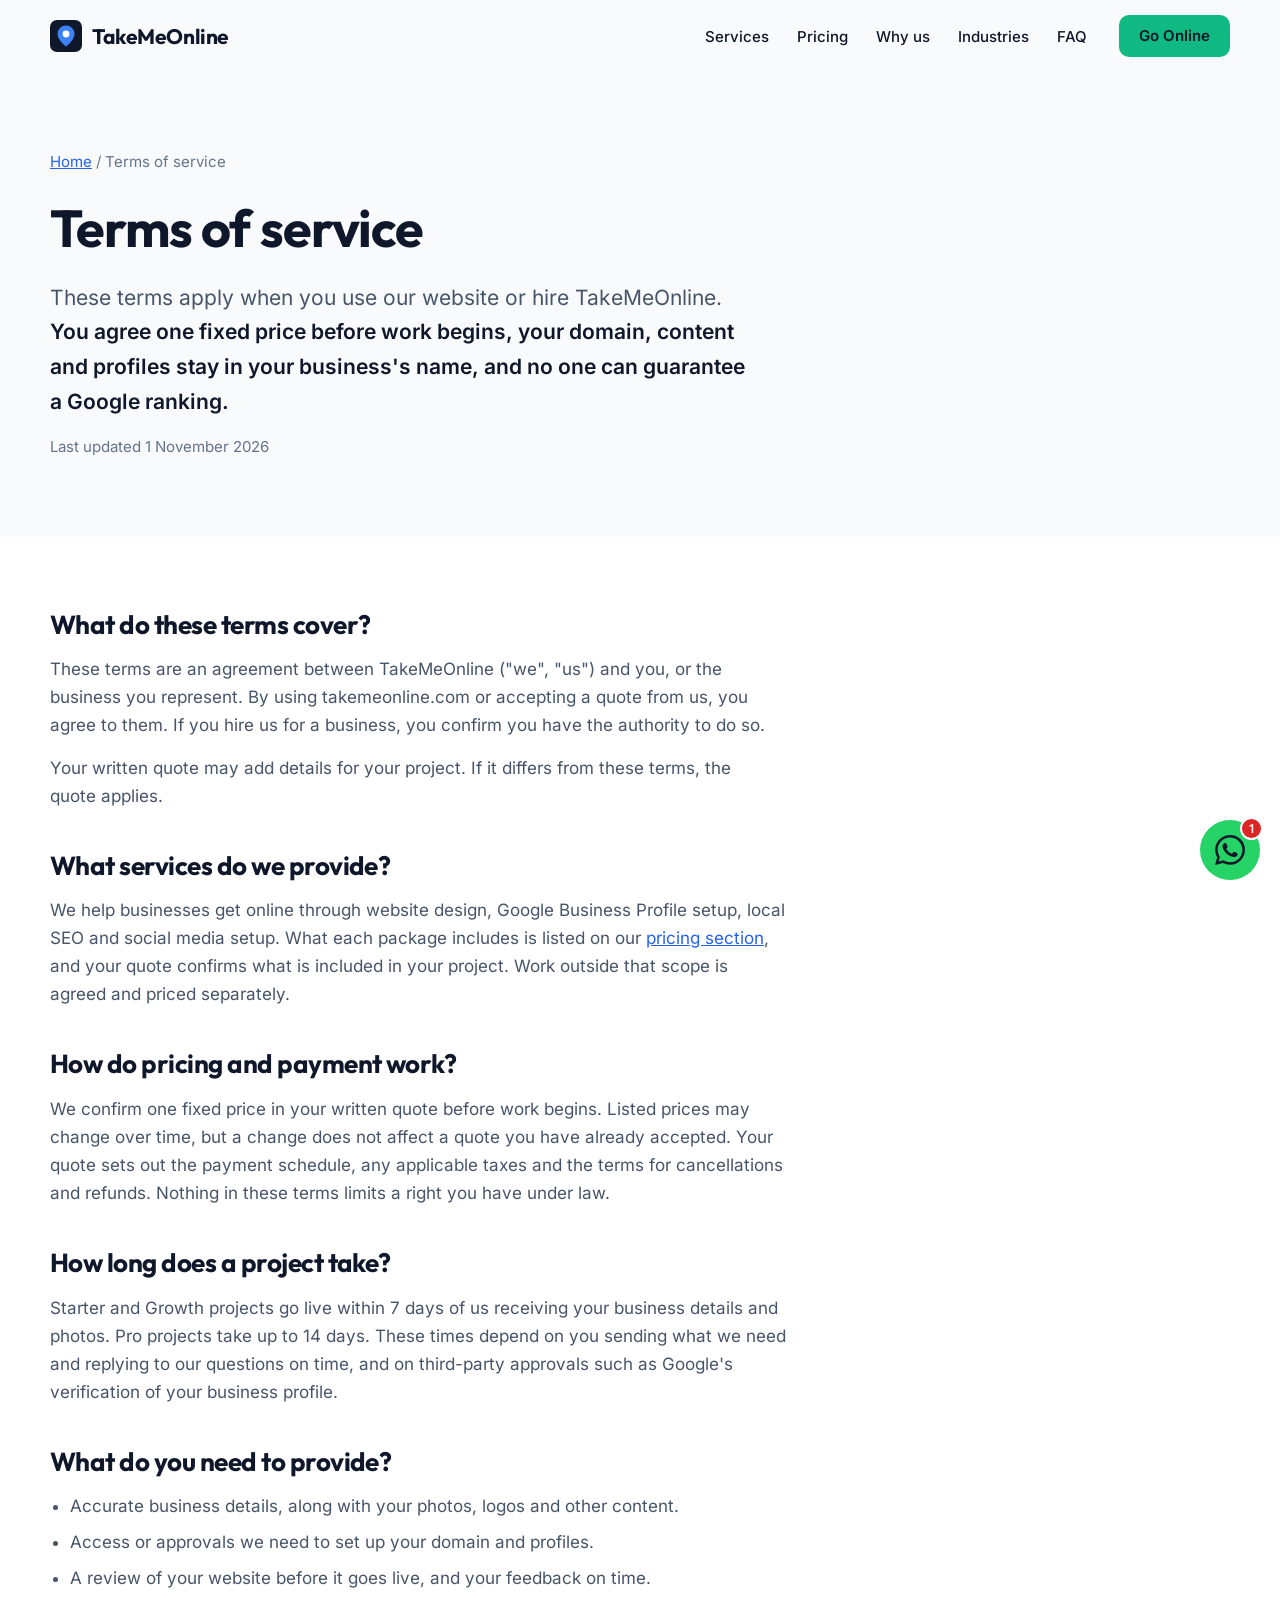
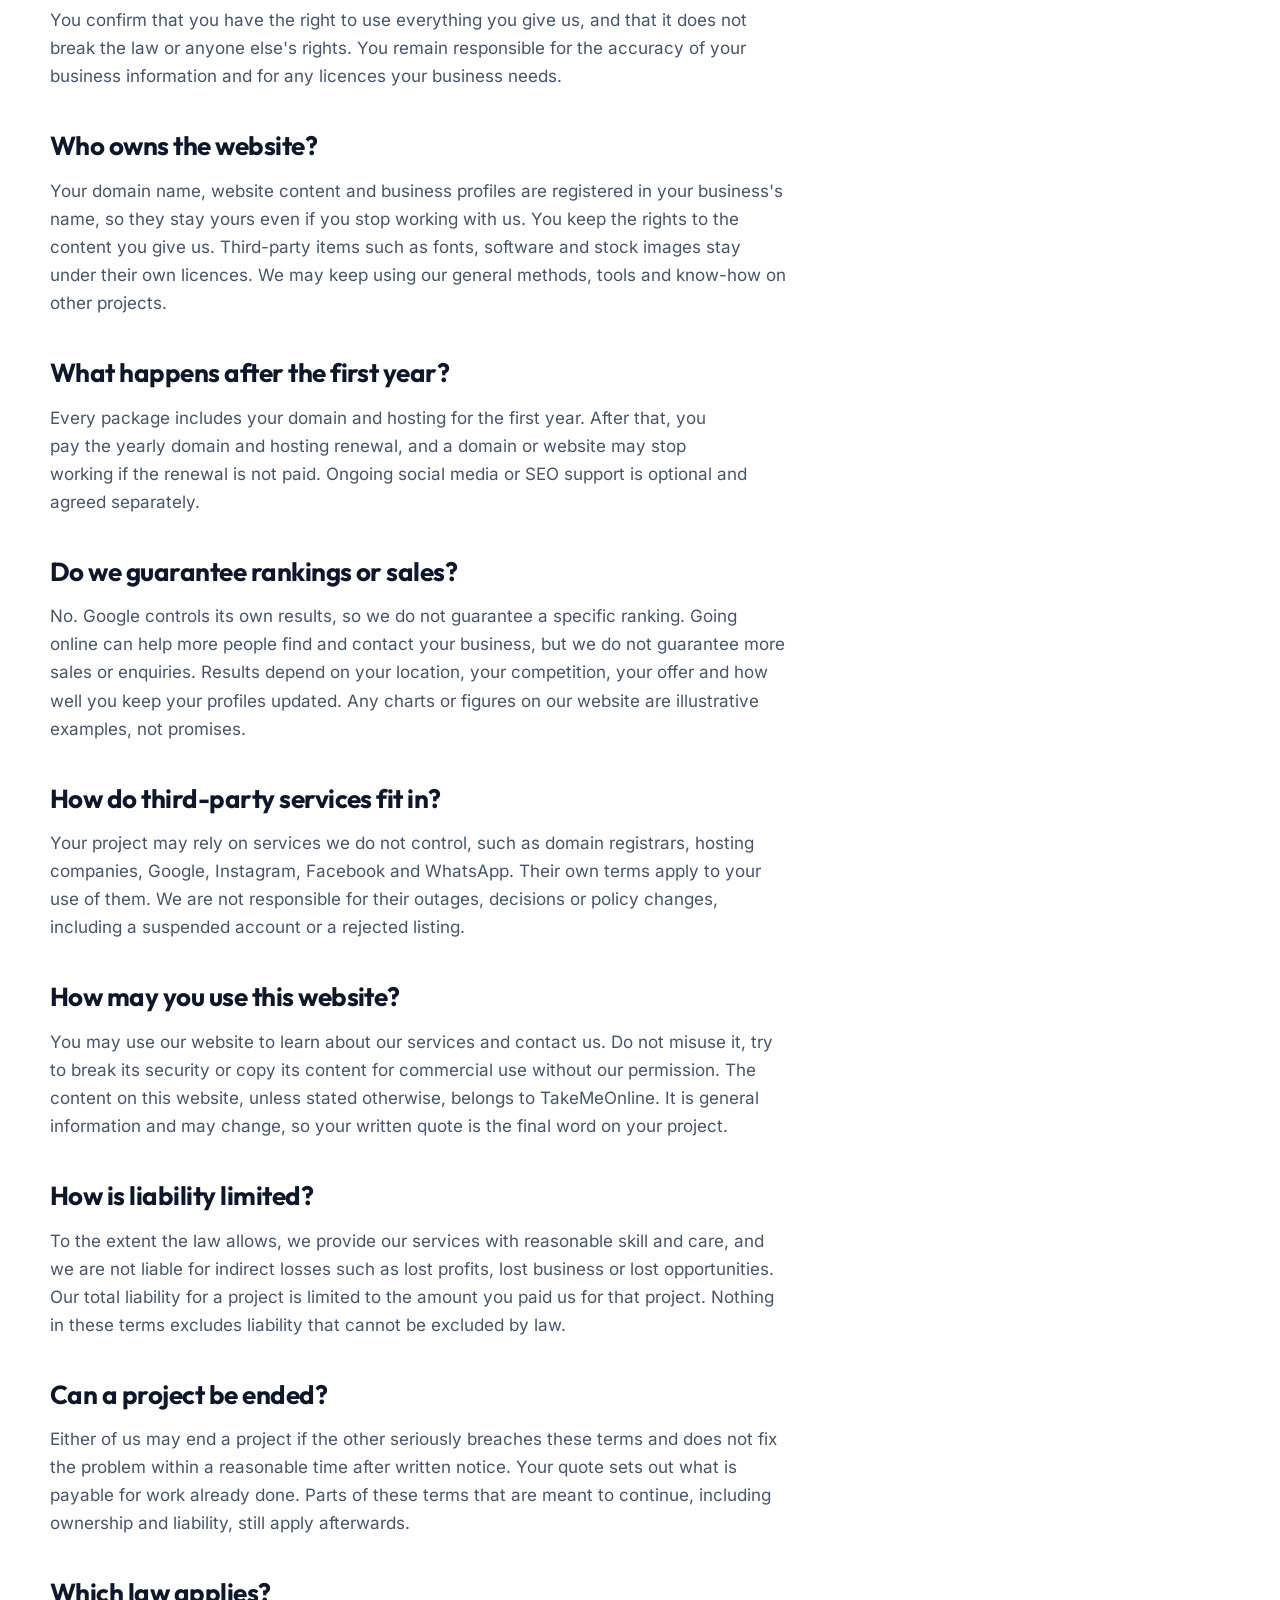
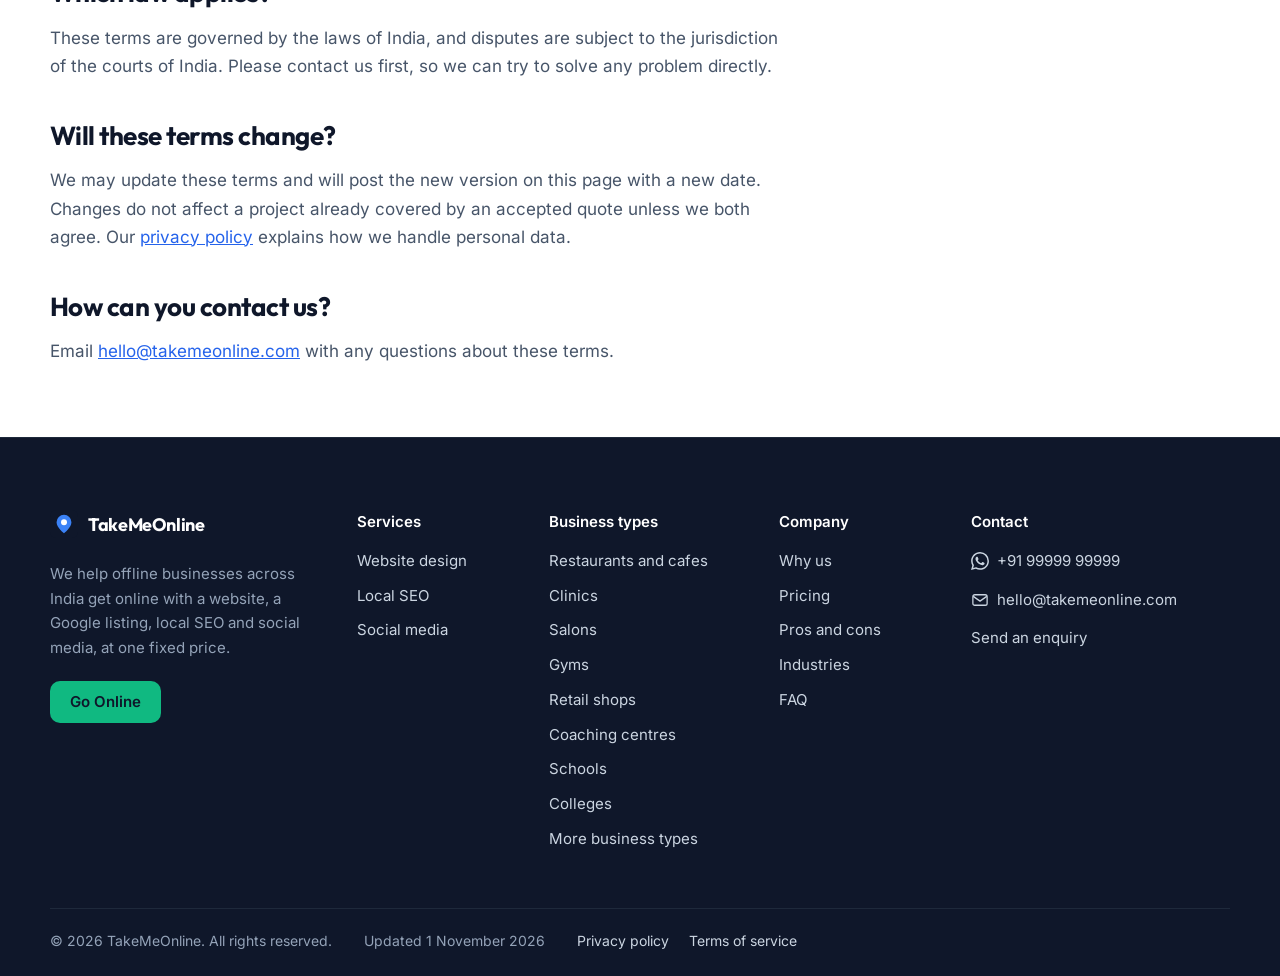
<file: terms-of-service.html>
<!DOCTYPE html>
<html lang="en-IN">
<head>
  <meta charset="utf-8">
  <meta name="viewport" content="width=device-width, initial-scale=1">
  <title>Terms of Service: How TakeMeOnline Projects Work</title>
  <meta name="description" content="The terms for using TakeMeOnline's website and services, covering quotes, payment, delivery times, renewals, ownership and search ranking results.">
  <link rel="canonical" href="https://takemeonline.com/terms-of-service.html">
  <meta name="robots" content="index, follow, max-image-preview:large">
  <meta name="theme-color" content="#0F172A">

  <meta property="og:type" content="website">
  <meta property="og:site_name" content="TakeMeOnline">
  <meta property="og:locale" content="en_IN">
  <meta property="og:title" content="Terms of Service: How TakeMeOnline Projects Work">
  <meta property="og:description" content="The terms for using TakeMeOnline's website and services, covering quotes, payment, delivery times, renewals, ownership and search ranking results.">
  <meta property="og:url" content="https://takemeonline.com/terms-of-service.html">
  <meta property="og:image" content="https://takemeonline.com/images/og-image.jpg">
  <meta property="og:image:width" content="1200">
  <meta property="og:image:height" content="630">
  <meta name="twitter:card" content="summary_large_image">

  <link rel="icon" href="favicon.svg" type="image/svg+xml">
  <link rel="preload" as="font" type="font/woff2" href="fonts/outfit.woff2" crossorigin>
  <link rel="stylesheet" href="style.css">
  <script>document.documentElement.classList.add("js");</script>
  <script src="script.js" defer></script>

  <script type="application/ld+json">
{
  "@context": "https://schema.org",
  "@graph": [
    {
      "@type": "ProfessionalService",
      "@id": "https://takemeonline.com/#organization",
      "name": "TakeMeOnline",
      "url": "https://takemeonline.com/"
    },
    {
      "@type": "WebSite",
      "@id": "https://takemeonline.com/#website",
      "name": "TakeMeOnline",
      "url": "https://takemeonline.com/"
    },
    {
      "@type": "WebPage",
      "@id": "https://takemeonline.com/terms-of-service.html#webpage",
      "url": "https://takemeonline.com/terms-of-service.html",
      "name": "Terms of Service: How TakeMeOnline Projects Work",
      "description": "The terms for using TakeMeOnline's website and services, covering quotes, payment, delivery times, renewals, ownership and search ranking results.",
      "inLanguage": "en-IN",
      "datePublished": "2026-11-01",
      "dateModified": "2026-11-01",
      "isPartOf": {
        "@id": "https://takemeonline.com/#website"
      },
      "about": {
        "@id": "https://takemeonline.com/#organization"
      },
      "breadcrumb": {
        "@id": "https://takemeonline.com/terms-of-service.html#breadcrumb"
      }
    },
    {
      "@type": "BreadcrumbList",
      "@id": "https://takemeonline.com/terms-of-service.html#breadcrumb",
      "itemListElement": [
        {
          "@type": "ListItem",
          "position": 1,
          "name": "Home",
          "item": "https://takemeonline.com/"
        },
        {
          "@type": "ListItem",
          "position": 2,
          "name": "Terms of service",
          "item": "https://takemeonline.com/terms-of-service.html"
        }
      ]
    }
  ]
}
  </script>
</head>
<body>
  <svg width="0" height="0" style="position:absolute" aria-hidden="true">
    <symbol id="i-mail" viewBox="0 0 24 24"><rect x="2.500" y="5" width="19" height="14" rx="2.500"/><path d="m3.500 7.500 8.500 6 8.500-6"/></symbol>
    <symbol id="i-wa" viewBox="0 0 24 24"><path d="M17.472 14.382c-.297-.149-1.758-.867-2.03-.967-.273-.099-.471-.148-.67.15-.197.297-.767.966-.94 1.164-.173.199-.347.223-.644.075-.297-.15-1.255-.463-2.39-1.475-.883-.788-1.48-1.761-1.653-2.059-.173-.297-.018-.458.13-.606.134-.133.298-.347.446-.52.149-.174.198-.298.298-.497.099-.198.05-.371-.025-.52-.075-.149-.669-1.612-.916-2.207-.242-.579-.487-.5-.669-.51-.173-.008-.371-.01-.57-.01-.198 0-.52.074-.792.372-.272.297-1.04 1.016-1.04 2.479 0 1.462 1.065 2.875 1.213 3.074.149.198 2.096 3.2 5.077 4.487.709.306 1.262.489 1.694.625.712.227 1.36.195 1.871.118.571-.085 1.758-.719 2.006-1.413.248-.694.248-1.289.173-1.413-.074-.124-.272-.198-.57-.347m-5.421 7.403h-.004a9.87 9.87 0 0 1-5.031-1.378l-.361-.214-3.741.982.998-3.648-.235-.374a9.86 9.86 0 0 1-1.51-5.26c.001-5.45 4.436-9.884 9.888-9.884 2.64 0 5.122 1.03 6.988 2.898a9.825 9.825 0 0 1 2.893 6.994c-.003 5.45-4.437 9.884-9.885 9.884m8.413-18.297A11.815 11.815 0 0 0 12.05 0C5.495 0 .16 5.335.157 11.892c0 2.096.547 4.142 1.588 5.945L.057 24l6.305-1.654a11.882 11.882 0 0 0 5.683 1.448h.005c6.554 0 11.89-5.335 11.893-11.893a11.821 11.821 0 0 0-3.48-8.413z" fill="currentColor" stroke="none"/></symbol>
  </svg>
  <a class="skip-link" href="#main">Skip to content</a>

  <header class="site-header">
    <div class="container header-inner">
      <a class="brand" href="index.html" aria-label="TakeMeOnline home">
        <img src="favicon.svg" alt="" width="32" height="32">
        TakeMeOnline
      </a>
      <button class="nav-toggle" type="button" aria-label="Open menu" aria-expanded="false" aria-controls="site-nav">
        <svg width="24" height="24" viewBox="0 0 24 24" fill="none" stroke="currentColor" stroke-width="2" stroke-linecap="round" aria-hidden="true"><path d="M4 7h16M4 12h16M4 17h16"/></svg>
      </button>
      <nav class="site-nav" id="site-nav" aria-label="Main">
        <ul>
          <li><a href="index.html#services">Services</a></li>
          <li><a href="index.html#pricing">Pricing</a></li>
          <li><a href="why-us.html">Why us</a></li>
          <li><a href="index.html#work">Industries</a></li>
          <li><a href="index.html#faq">FAQ</a></li>
        </ul>
        <a class="btn btn-go btn-sm" href="index.html#contact">Go Online</a>
      </nav>
    </div>
  </header>

  <main id="main">
    <section class="section why-hero legal-hero">
      <div class="container">
        <nav class="breadcrumb" aria-label="Breadcrumb"><a href="index.html">Home</a> / <span aria-current="page">Terms of service</span></nav>
        <h1>Terms of service</h1>
        <p class="hero-lead">These terms apply when you use our website or hire TakeMeOnline. <strong>You agree one fixed price before work begins, your domain, content and profiles stay in your business's name, and no one can guarantee a Google ranking.</strong></p>
        <p class="legal-date">Last updated <time datetime="2026-11-01">1 November 2026</time></p>
      </div>
    </section>

    <section class="section section-white legal-section">
      <div class="container legal-content">
        <h2>What do these terms cover?</h2>
        <p>These terms are an agreement between TakeMeOnline ("we", "us") and you, or the business you represent. By using takemeonline.com or accepting a quote from us, you agree to them. If you hire us for a business, you confirm you have the authority to do so.</p>
        <p>Your written quote may add details for your project. If it differs from these terms, the quote applies.</p>

        <h2>What services do we provide?</h2>
        <p>We help businesses get online through website design, Google Business Profile setup, local SEO and social media setup. What each package includes is listed on our <a href="index.html#pricing">pricing section</a>, and your quote confirms what is included in your project. Work outside that scope is agreed and priced separately.</p>

        <h2>How do pricing and payment work?</h2>
        <p>We confirm one fixed price in your written quote before work begins. Listed prices may change over time, but a change does not affect a quote you have already accepted. Your quote sets out the payment schedule, any applicable taxes and the terms for cancellations and refunds. Nothing in these terms limits a right you have under law.</p>

        <h2>How long does a project take?</h2>
        <p>Starter and Growth projects go live within 7 days of us receiving your business details and photos. Pro projects take up to 14 days. These times depend on you sending what we need and replying to our questions on time, and on third-party approvals such as Google's verification of your business profile.</p>

        <h2>What do you need to provide?</h2>
        <ul>
          <li>Accurate business details, along with your photos, logos and other content.</li>
          <li>Access or approvals we need to set up your domain and profiles.</li>
          <li>A review of your website before it goes live, and your feedback on time.</li>
        </ul>
        <p>You confirm that you have the right to use everything you give us, and that it does not break the law or anyone else's rights. You remain responsible for the accuracy of your business information and for any licences your business needs.</p>

        <h2>Who owns the website?</h2>
        <p>Your domain name, website content and business profiles are registered in your business's name, so they stay yours even if you stop working with us. You keep the rights to the content you give us. Third-party items such as fonts, software and stock images stay under their own licences. We may keep using our general methods, tools and know-how on other projects.</p>

        <h2>What happens after the first year?</h2>
        <p>Every package includes your domain and hosting for the first year. After that, you pay the yearly domain and hosting renewal, and a domain or website may stop working if the renewal is not paid. Ongoing social media or SEO support is optional and agreed separately.</p>

        <h2>Do we guarantee rankings or sales?</h2>
        <p>No. Google controls its own results, so we do not guarantee a specific ranking. Going online can help more people find and contact your business, but we do not guarantee more sales or enquiries. Results depend on your location, your competition, your offer and how well you keep your profiles updated. Any charts or figures on our website are illustrative examples, not promises.</p>

        <h2>How do third-party services fit in?</h2>
        <p>Your project may rely on services we do not control, such as domain registrars, hosting companies, Google, Instagram, Facebook and WhatsApp. Their own terms apply to your use of them. We are not responsible for their outages, decisions or policy changes, including a suspended account or a rejected listing.</p>

        <h2>How may you use this website?</h2>
        <p>You may use our website to learn about our services and contact us. Do not misuse it, try to break its security or copy its content for commercial use without our permission. The content on this website, unless stated otherwise, belongs to TakeMeOnline. It is general information and may change, so your written quote is the final word on your project.</p>

        <h2>How is liability limited?</h2>
        <p>To the extent the law allows, we provide our services with reasonable skill and care, and we are not liable for indirect losses such as lost profits, lost business or lost opportunities. Our total liability for a project is limited to the amount you paid us for that project. Nothing in these terms excludes liability that cannot be excluded by law.</p>

        <h2>Can a project be ended?</h2>
        <p>Either of us may end a project if the other seriously breaches these terms and does not fix the problem within a reasonable time after written notice. Your quote sets out what is payable for work already done. Parts of these terms that are meant to continue, including ownership and liability, still apply afterwards.</p>

        <h2>Which law applies?</h2>
        <p>These terms are governed by the laws of India, and disputes are subject to the jurisdiction of the courts of India. Please contact us first, so we can try to solve any problem directly.</p>

        <h2>Will these terms change?</h2>
        <p>We may update these terms and will post the new version on this page with a new date. Changes do not affect a project already covered by an accepted quote unless we both agree. Our <a href="privacy-policy.html">privacy policy</a> explains how we handle personal data.</p>

        <h2>How can you contact us?</h2>
        <p>Email <a href="mailto:hello@takemeonline.com" data-email><span data-email-text>hello@takemeonline.com</span></a> with any questions about these terms.</p>
      </div>
    </section>
  </main>

  <footer class="site-footer">
    <div class="container">
      <div class="footer-grid">
        <div class="footer-about">
          <a class="brand" href="index.html">
            <img src="favicon.svg" alt="" width="28" height="28">
            TakeMeOnline
          </a>
          <p>We help offline businesses across India get online with a website, a Google listing, local SEO and social media, at one fixed price.</p>
          <a class="btn btn-go btn-sm" href="index.html#contact">Go Online</a>
        </div>
        <nav class="footer-col" aria-label="Services">
          <p class="footer-title">Services</p>
          <ul>
            <li><a href="index.html#services">Website design</a></li>
            <li><a href="index.html#services">Local SEO</a></li>
            <li><a href="index.html#services">Social media</a></li>
          </ul>
        </nav>
        <nav class="footer-col" aria-label="Business types">
          <p class="footer-title">Business types</p>
          <ul>
            <li><a href="index.html#work">Restaurants and cafes</a></li>
            <li><a href="index.html#work">Clinics</a></li>
            <li><a href="index.html#work">Salons</a></li>
            <li><a href="index.html#work">Gyms</a></li>
            <li><a href="index.html#work">Retail shops</a></li>
            <li><a href="index.html#work">Coaching centres</a></li>
            <li><a href="index.html#work">Schools</a></li>
            <li><a href="index.html#work">Colleges</a></li>
            <li><a href="index.html#work">More business types</a></li>
          </ul>
        </nav>
        <nav class="footer-col" aria-label="Company">
          <p class="footer-title">Company</p>
          <ul>
            <li><a href="why-us.html">Why us</a></li>
            <li><a href="index.html#pricing">Pricing</a></li>
            <li><a href="index.html#pros-cons">Pros and cons</a></li>
            <li><a href="index.html#work">Industries</a></li>
            <li><a href="index.html#faq">FAQ</a></li>
          </ul>
        </nav>
        <div class="footer-col">
          <p class="footer-title">Contact</p>
          <ul>
            <li><a class="footer-contact" href="https://wa.me/919999999999" target="_blank" rel="noopener" data-whatsapp><svg class="icon" width="18" height="18" aria-hidden="true"><use href="#i-wa"/></svg><span data-whatsapp-text>+91 99999 99999</span></a></li>
            <li><a class="footer-contact" href="mailto:hello@takemeonline.com" data-email><svg class="icon" width="18" height="18" aria-hidden="true"><use href="#i-mail"/></svg><span data-email-text>hello@takemeonline.com</span></a></li>
            <li><a href="index.html#contact">Send an enquiry</a></li>
          </ul>
        </div>
      </div>
      <div class="footer-bottom">
        <p>© <span id="year">2026</span> TakeMeOnline. All rights reserved.</p>
        <p>Updated <time datetime="2026-11-01">1 November 2026</time></p>
        <nav class="footer-legal" aria-label="Legal">
          <a href="privacy-policy.html">Privacy policy</a>
          <a href="terms-of-service.html" aria-current="page">Terms of service</a>
        </nav>
      </div>
    </div>
  </footer>

  <a class="whatsapp-float" href="https://wa.me/919999999999" target="_blank" rel="noopener" aria-label="Chat with us on WhatsApp, 1 new message" data-whatsapp><svg class="icon" width="30" height="30" aria-hidden="true"><use href="#i-wa"/></svg><span class="whatsapp-badge" aria-hidden="true">1</span></a>
</body>
</html>
</file>
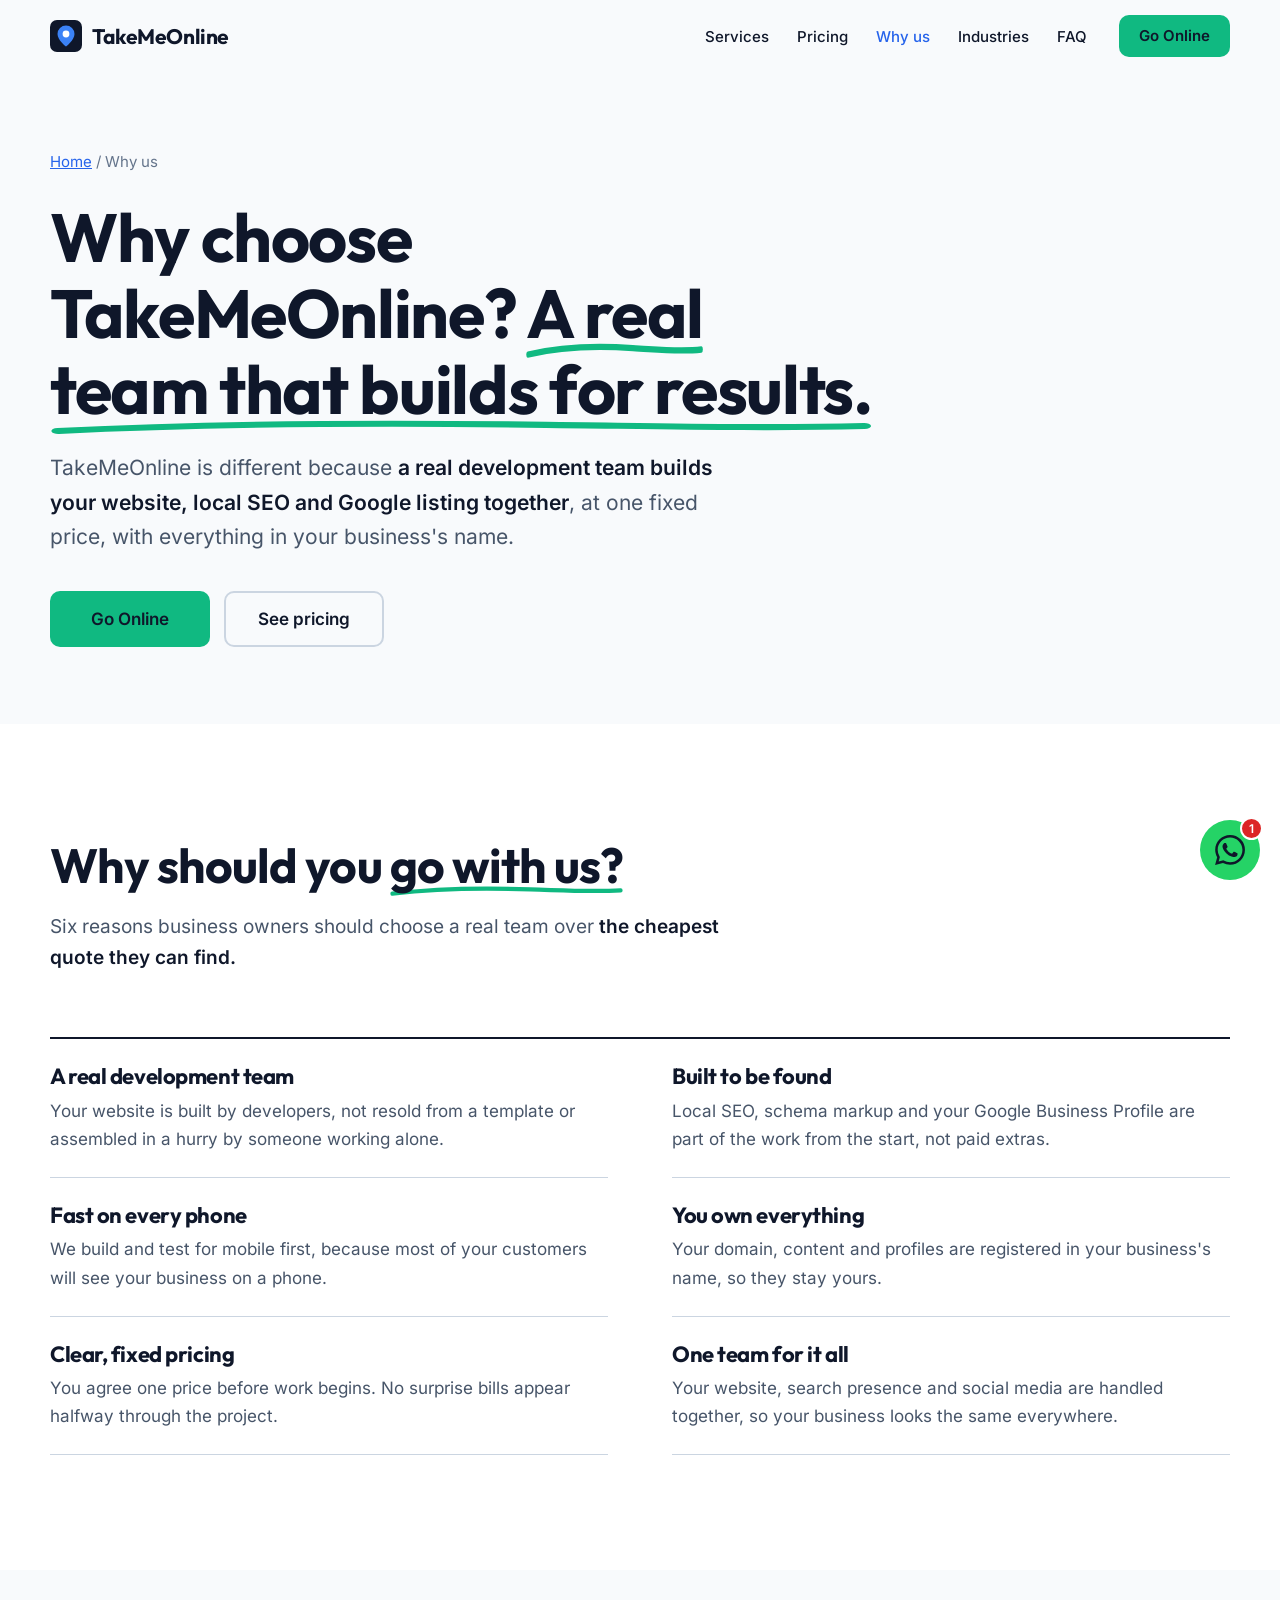
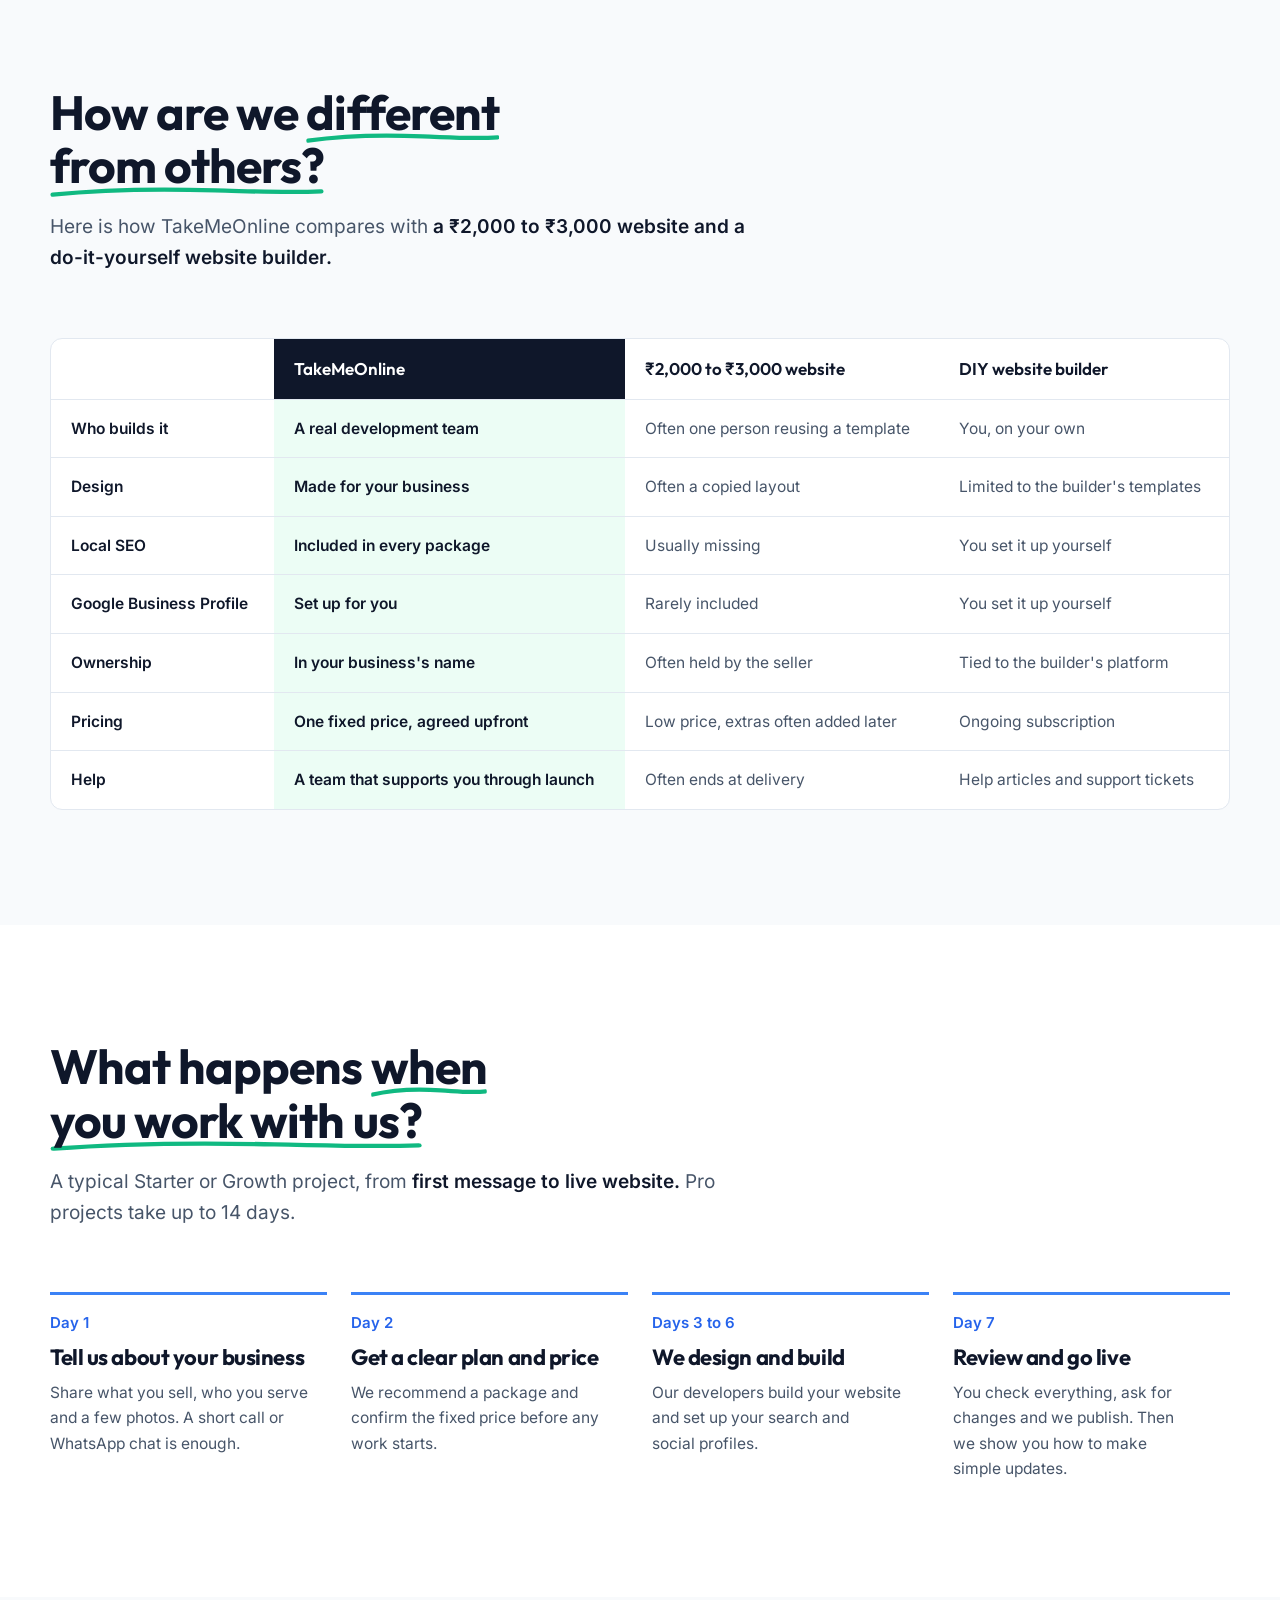
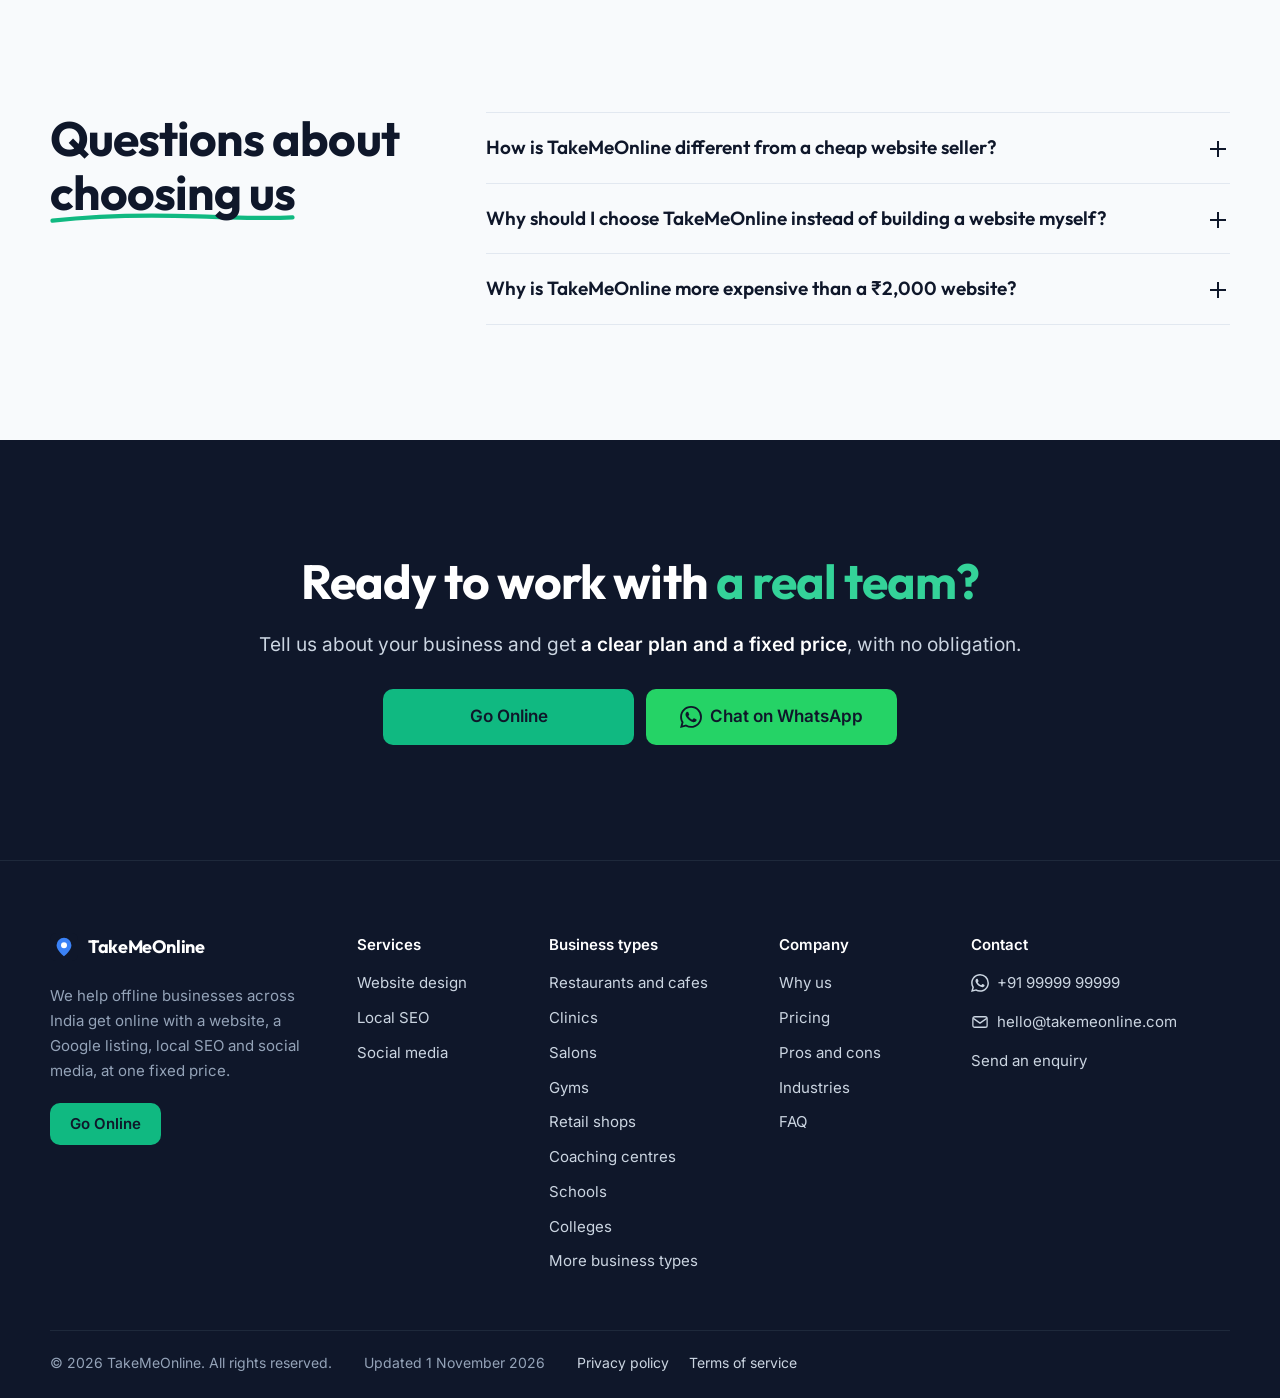
<file: why-us.html>
<!DOCTYPE html>
<html lang="en-IN">
<head>
  <meta charset="utf-8">
  <meta name="viewport" content="width=device-width, initial-scale=1">
  <title>Why Choose TakeMeOnline: Real Developers, Fixed Price</title>
  <meta name="description" content="See how TakeMeOnline differs from cheap ₹2,000 websites and DIY builders: real developers, local SEO included, a fixed price and everything in your name.">
  <link rel="canonical" href="https://takemeonline.com/why-us.html">
  <meta name="robots" content="index, follow, max-image-preview:large">
  <meta name="theme-color" content="#0F172A">

  <meta property="og:type" content="website">
  <meta property="og:site_name" content="TakeMeOnline">
  <meta property="og:locale" content="en_IN">
  <meta property="og:title" content="Why Choose TakeMeOnline: Real Developers, Fixed Price">
  <meta property="og:description" content="See how TakeMeOnline differs from cheap ₹2,000 websites and DIY builders: real developers, local SEO included, a fixed price and everything in your name.">
  <meta property="og:url" content="https://takemeonline.com/why-us.html">
  <meta property="og:image" content="https://takemeonline.com/images/og-image.jpg">
  <meta property="og:image:width" content="1200">
  <meta property="og:image:height" content="630">
  <meta name="twitter:card" content="summary_large_image">

  <link rel="icon" href="favicon.svg" type="image/svg+xml">
  <link rel="preload" as="font" type="font/woff2" href="fonts/outfit.woff2" crossorigin>
  <link rel="stylesheet" href="style.css">
  <script>document.documentElement.classList.add("js");</script>
  <script src="script.js" defer></script>

  <script type="application/ld+json">
{
  "@context": "https://schema.org",
  "@graph": [
    {
      "@type": "ProfessionalService",
      "@id": "https://takemeonline.com/#organization",
      "name": "TakeMeOnline",
      "url": "https://takemeonline.com/"
    },
    {
      "@type": "WebSite",
      "@id": "https://takemeonline.com/#website",
      "name": "TakeMeOnline",
      "url": "https://takemeonline.com/"
    },
    {
      "@type": "AboutPage",
      "@id": "https://takemeonline.com/why-us.html#webpage",
      "url": "https://takemeonline.com/why-us.html",
      "name": "Why Choose TakeMeOnline: Real Developers, Fixed Price",
      "description": "See how TakeMeOnline differs from cheap ₹2,000 websites and DIY builders: real developers, local SEO included, a fixed price and everything in your name.",
      "inLanguage": "en-IN",
      "datePublished": "2026-11-01",
      "dateModified": "2026-11-01",
      "isPartOf": {
        "@id": "https://takemeonline.com/#website"
      },
      "about": {
        "@id": "https://takemeonline.com/#organization"
      },
      "breadcrumb": {
        "@id": "https://takemeonline.com/why-us.html#breadcrumb"
      }
    },
    {
      "@type": "BreadcrumbList",
      "@id": "https://takemeonline.com/why-us.html#breadcrumb",
      "itemListElement": [
        {
          "@type": "ListItem",
          "position": 1,
          "name": "Home",
          "item": "https://takemeonline.com/"
        },
        {
          "@type": "ListItem",
          "position": 2,
          "name": "Why us",
          "item": "https://takemeonline.com/why-us.html"
        }
      ]
    },
    {
      "@type": "FAQPage",
      "@id": "https://takemeonline.com/why-us.html#faq",
      "mainEntity": [
        {
          "@type": "Question",
          "name": "How is TakeMeOnline different from a cheap website seller?",
          "acceptedAnswer": {
            "@type": "Answer",
            "text": "TakeMeOnline is a real development team. Your package includes a website made for your business, local SEO and a Google Business Profile, at a fixed price, with everything registered in your business's name. Websites sold for ₹2,000 to ₹3,000 are often copied templates with no SEO and no support after delivery."
          }
        },
        {
          "@type": "Question",
          "name": "Why should I choose TakeMeOnline instead of building a website myself?",
          "acceptedAnswer": {
            "@type": "Answer",
            "text": "Website builders can work if you have the time to learn them, but you handle the design, SEO and setup yourself. TakeMeOnline does this work for you, so you can stay focused on running your business."
          }
        },
        {
          "@type": "Question",
          "name": "Why is TakeMeOnline more expensive than a ₹2,000 website?",
          "acceptedAnswer": {
            "@type": "Answer",
            "text": "Our price covers developer time, a website made for your business, local SEO, Google Business Profile setup, and a domain and hosting for the first year. These are the parts that help customers find and contact you."
          }
        }
      ]
    }
  ]
}
  </script>
</head>
<body>
  <svg width="0" height="0" style="position:absolute" aria-hidden="true">
    <symbol id="i-mail" viewBox="0 0 24 24"><rect x="2.500" y="5" width="19" height="14" rx="2.500"/><path d="m3.500 7.500 8.500 6 8.500-6"/></symbol>
    <symbol id="i-wa" viewBox="0 0 24 24"><path d="M17.472 14.382c-.297-.149-1.758-.867-2.03-.967-.273-.099-.471-.148-.67.15-.197.297-.767.966-.94 1.164-.173.199-.347.223-.644.075-.297-.15-1.255-.463-2.39-1.475-.883-.788-1.48-1.761-1.653-2.059-.173-.297-.018-.458.13-.606.134-.133.298-.347.446-.52.149-.174.198-.298.298-.497.099-.198.05-.371-.025-.52-.075-.149-.669-1.612-.916-2.207-.242-.579-.487-.5-.669-.51-.173-.008-.371-.01-.57-.01-.198 0-.52.074-.792.372-.272.297-1.04 1.016-1.04 2.479 0 1.462 1.065 2.875 1.213 3.074.149.198 2.096 3.2 5.077 4.487.709.306 1.262.489 1.694.625.712.227 1.36.195 1.871.118.571-.085 1.758-.719 2.006-1.413.248-.694.248-1.289.173-1.413-.074-.124-.272-.198-.57-.347m-5.421 7.403h-.004a9.87 9.87 0 0 1-5.031-1.378l-.361-.214-3.741.982.998-3.648-.235-.374a9.86 9.86 0 0 1-1.51-5.26c.001-5.45 4.436-9.884 9.888-9.884 2.64 0 5.122 1.03 6.988 2.898a9.825 9.825 0 0 1 2.893 6.994c-.003 5.45-4.437 9.884-9.885 9.884m8.413-18.297A11.815 11.815 0 0 0 12.05 0C5.495 0 .16 5.335.157 11.892c0 2.096.547 4.142 1.588 5.945L.057 24l6.305-1.654a11.882 11.882 0 0 0 5.683 1.448h.005c6.554 0 11.89-5.335 11.893-11.893a11.821 11.821 0 0 0-3.48-8.413z" fill="currentColor" stroke="none"/></symbol>
  </svg>
  <a class="skip-link" href="#main">Skip to content</a>

  <header class="site-header">
    <div class="container header-inner">
      <a class="brand" href="index.html" aria-label="TakeMeOnline home">
        <img src="favicon.svg" alt="" width="32" height="32">
        TakeMeOnline
      </a>
      <button class="nav-toggle" type="button" aria-label="Open menu" aria-expanded="false" aria-controls="site-nav">
        <svg width="24" height="24" viewBox="0 0 24 24" fill="none" stroke="currentColor" stroke-width="2" stroke-linecap="round" aria-hidden="true"><path d="M4 7h16M4 12h16M4 17h16"/></svg>
      </button>
      <nav class="site-nav" id="site-nav" aria-label="Main">
        <ul>
          <li><a href="index.html#services">Services</a></li>
          <li><a href="index.html#pricing">Pricing</a></li>
          <li><a href="why-us.html" aria-current="page">Why us</a></li>
          <li><a href="index.html#work">Industries</a></li>
          <li><a href="index.html#faq">FAQ</a></li>
        </ul>
        <a class="btn btn-go btn-sm" href="index.html#contact">Go Online</a>
      </nav>
    </div>
  </header>

  <main id="main">
    <section class="section why-hero">
      <div class="container">
        <nav class="breadcrumb" aria-label="Breadcrumb"><a href="index.html">Home</a> / <span aria-current="page">Why us</span></nav>
        <h1>Why choose TakeMeOnline? <mark>A real team that builds for results.</mark></h1>
        <p class="hero-lead">TakeMeOnline is different because <strong>a real development team builds your website, local SEO and Google listing together</strong>, at one fixed price, with everything in your business's name.</p>
        <div class="hero-actions">
          <a class="btn btn-go btn-lg" href="index.html#contact">Go Online</a>
          <a class="btn btn-outline btn-lg" href="index.html#pricing">See pricing</a>
        </div>
      </div>
    </section>

    <section class="section section-white" aria-labelledby="reasons-title">
      <div class="container">
        <div class="section-head reveal">
          <h2 id="reasons-title">Why should you <mark>go with us?</mark></h2>
          <p>Six reasons business owners should choose a real team over <strong>the cheapest quote they can find.</strong></p>
        </div>
        <div class="reason-list">
          <article class="reason reveal">
            <h3>A real development team</h3>
            <p>Your website is built by developers, not resold from a template or assembled in a hurry by someone working alone.</p>
          </article>
          <article class="reason reveal">
            <h3>Built to be found</h3>
            <p>Local SEO, schema markup and your Google Business Profile are part of the work from the start, not paid extras.</p>
          </article>
          <article class="reason reveal">
            <h3>Fast on every phone</h3>
            <p>We build and test for mobile first, because most of your customers will see your business on a phone.</p>
          </article>
          <article class="reason reveal">
            <h3>You own everything</h3>
            <p>Your domain, content and profiles are registered in your business's name, so they stay yours.</p>
          </article>
          <article class="reason reveal">
            <h3>Clear, fixed pricing</h3>
            <p>You agree one price before work begins. No surprise bills appear halfway through the project.</p>
          </article>
          <article class="reason reveal">
            <h3>One team for it all</h3>
            <p>Your website, search presence and social media are handled together, so your business looks the same everywhere.</p>
          </article>
        </div>
      </div>
    </section>

    <section class="section" aria-labelledby="compare-title">
      <div class="container">
        <div class="section-head reveal">
          <h2 id="compare-title">How are we <mark>different from others?</mark></h2>
          <p>Here is how TakeMeOnline compares with <strong>a ₹2,000 to ₹3,000 website and a do-it-yourself website builder.</strong></p>
        </div>
        <div class="vs-wrap reveal" role="region" aria-labelledby="compare-title" tabindex="0">
          <table class="vs-table">
            <thead>
              <tr>
                <td></td>
                <th scope="col" class="vs-us">TakeMeOnline</th>
                <th scope="col">₹2,000 to ₹3,000 website</th>
                <th scope="col">DIY website builder</th>
              </tr>
            </thead>
            <tbody>
              <tr>
                <th scope="row">Who builds it</th>
                <td class="vs-us">A real development team</td>
                <td>Often one person reusing a template</td>
                <td>You, on your own</td>
              </tr>
              <tr>
                <th scope="row">Design</th>
                <td class="vs-us">Made for your business</td>
                <td>Often a copied layout</td>
                <td>Limited to the builder's templates</td>
              </tr>
              <tr>
                <th scope="row">Local SEO</th>
                <td class="vs-us">Included in every package</td>
                <td>Usually missing</td>
                <td>You set it up yourself</td>
              </tr>
              <tr>
                <th scope="row">Google Business Profile</th>
                <td class="vs-us">Set up for you</td>
                <td>Rarely included</td>
                <td>You set it up yourself</td>
              </tr>
              <tr>
                <th scope="row">Ownership</th>
                <td class="vs-us">In your business's name</td>
                <td>Often held by the seller</td>
                <td>Tied to the builder's platform</td>
              </tr>
              <tr>
                <th scope="row">Pricing</th>
                <td class="vs-us">One fixed price, agreed upfront</td>
                <td>Low price, extras often added later</td>
                <td>Ongoing subscription</td>
              </tr>
              <tr>
                <th scope="row">Help</th>
                <td class="vs-us">A team that supports you through launch</td>
                <td>Often ends at delivery</td>
                <td>Help articles and support tickets</td>
              </tr>
            </tbody>
          </table>
        </div>
      </div>
    </section>

    <section class="section section-white" aria-labelledby="process-title">
      <div class="container">
        <div class="section-head reveal">
          <h2 id="process-title">What happens <mark>when you work with us?</mark></h2>
          <p>A typical Starter or Growth project, from <strong>first message to live website.</strong> Pro projects take up to 14 days.</p>
        </div>
        <ol class="step-grid">
          <li class="step-card reveal">
            <span class="step-number">Day 1</span>
            <h3>Tell us about your business</h3>
            <p>Share what you sell, who you serve and a few photos. A short call or WhatsApp chat is enough.</p>
          </li>
          <li class="step-card reveal">
            <span class="step-number">Day 2</span>
            <h3>Get a clear plan and price</h3>
            <p>We recommend a package and confirm the fixed price before any work starts.</p>
          </li>
          <li class="step-card reveal">
            <span class="step-number">Days 3 to 6</span>
            <h3>We design and build</h3>
            <p>Our developers build your website and set up your search and social profiles.</p>
          </li>
          <li class="step-card reveal">
            <span class="step-number">Day 7</span>
            <h3>Review and go live</h3>
            <p>You check everything, ask for changes and we publish. Then we show you how to make simple updates.</p>
          </li>
        </ol>
      </div>
    </section>

    <section class="section" id="faq" aria-labelledby="faq-title">
      <div class="container faq-grid">
        <div class="section-head reveal">
          <h2 id="faq-title">Questions about <mark>choosing us</mark></h2>
        </div>
        <div class="faq-list reveal">
          <details>
            <summary>How is TakeMeOnline different from a cheap website seller?</summary>
            <p>TakeMeOnline is a real development team. Your package includes a website made for your business, local SEO and a Google Business Profile, at a fixed price, with everything registered in your business's name. Websites sold for ₹2,000 to ₹3,000 are often copied templates with no SEO and no support after delivery.</p>
          </details>
          <details>
            <summary>Why should I choose TakeMeOnline instead of building a website myself?</summary>
            <p>Website builders can work if you have the time to learn them, but you handle the design, SEO and setup yourself. TakeMeOnline does this work for you, so you can stay focused on running your business.</p>
          </details>
          <details>
            <summary>Why is TakeMeOnline more expensive than a ₹2,000 website?</summary>
            <p>Our price covers developer time, a website made for your business, local SEO, Google Business Profile setup, and a domain and hosting for the first year. These are the parts that help customers find and contact you.</p>
          </details>
        </div>
      </div>
    </section>

    <section class="section contact" aria-labelledby="contact-title">
      <div class="container why-cta">
        <h2 id="contact-title">Ready to work with <mark>a real team?</mark></h2>
        <p class="contact-lead">Tell us about your business and get <strong>a clear plan and a fixed price</strong>, with no obligation.</p>
        <ul class="contact-options">
          <li><a class="btn btn-go btn-lg" href="index.html#contact">Go Online</a></li>
          <li><a class="btn btn-whatsapp btn-lg" href="https://wa.me/919999999999" target="_blank" rel="noopener" data-whatsapp><svg class="icon" width="22" height="22" aria-hidden="true"><use href="#i-wa"/></svg>Chat on WhatsApp</a></li>
        </ul>
      </div>
    </section>
  </main>

  <footer class="site-footer">
    <div class="container">
      <div class="footer-grid">
        <div class="footer-about">
          <a class="brand" href="index.html">
            <img src="favicon.svg" alt="" width="28" height="28">
            TakeMeOnline
          </a>
          <p>We help offline businesses across India get online with a website, a Google listing, local SEO and social media, at one fixed price.</p>
          <a class="btn btn-go btn-sm" href="index.html#contact">Go Online</a>
        </div>
        <nav class="footer-col" aria-label="Services">
          <p class="footer-title">Services</p>
          <ul>
            <li><a href="index.html#services">Website design</a></li>
            <li><a href="index.html#services">Local SEO</a></li>
            <li><a href="index.html#services">Social media</a></li>
          </ul>
        </nav>
        <nav class="footer-col" aria-label="Business types">
          <p class="footer-title">Business types</p>
          <ul>
            <li><a href="index.html#work">Restaurants and cafes</a></li>
            <li><a href="index.html#work">Clinics</a></li>
            <li><a href="index.html#work">Salons</a></li>
            <li><a href="index.html#work">Gyms</a></li>
            <li><a href="index.html#work">Retail shops</a></li>
            <li><a href="index.html#work">Coaching centres</a></li>
            <li><a href="index.html#work">Schools</a></li>
            <li><a href="index.html#work">Colleges</a></li>
            <li><a href="index.html#work">More business types</a></li>
          </ul>
        </nav>
        <nav class="footer-col" aria-label="Company">
          <p class="footer-title">Company</p>
          <ul>
            <li><a href="why-us.html">Why us</a></li>
            <li><a href="index.html#pricing">Pricing</a></li>
            <li><a href="index.html#pros-cons">Pros and cons</a></li>
            <li><a href="index.html#work">Industries</a></li>
            <li><a href="index.html#faq">FAQ</a></li>
          </ul>
        </nav>
        <div class="footer-col">
          <p class="footer-title">Contact</p>
          <ul>
            <li><a class="footer-contact" href="https://wa.me/919999999999" target="_blank" rel="noopener" data-whatsapp><svg class="icon" width="18" height="18" aria-hidden="true"><use href="#i-wa"/></svg><span data-whatsapp-text>+91 99999 99999</span></a></li>
            <li><a class="footer-contact" href="mailto:hello@takemeonline.com" data-email><svg class="icon" width="18" height="18" aria-hidden="true"><use href="#i-mail"/></svg><span data-email-text>hello@takemeonline.com</span></a></li>
            <li><a href="index.html#contact">Send an enquiry</a></li>
          </ul>
        </div>
      </div>
      <div class="footer-bottom">
        <p>© <span id="year">2026</span> TakeMeOnline. All rights reserved.</p>
        <p>Updated <time datetime="2026-11-01">1 November 2026</time></p>
        <nav class="footer-legal" aria-label="Legal">
          <a href="privacy-policy.html">Privacy policy</a>
          <a href="terms-of-service.html">Terms of service</a>
        </nav>
      </div>
    </div>
  </footer>

  <a class="whatsapp-float" href="https://wa.me/919999999999" target="_blank" rel="noopener" aria-label="Chat with us on WhatsApp, 1 new message" data-whatsapp><svg class="icon" width="30" height="30" aria-hidden="true"><use href="#i-wa"/></svg><span class="whatsapp-badge" aria-hidden="true">1</span></a>
</body>
</html>
</file>
<file: style.css>
@font-face {
  font-family: "Inter";
  font-style: normal;
  font-weight: 400 600;
  font-display: swap;
  src: url("fonts/inter.woff2") format("woff2");
}

@font-face {
  font-family: "Inter";
  font-style: normal;
  font-weight: 400 600;
  font-display: swap;
  src: url("fonts/inter-rupee.woff2") format("woff2");
  unicode-range: U+20B9;
}

@font-face {
  font-family: "Outfit";
  font-style: normal;
  font-weight: 600 700;
  font-display: swap;
  src: url("fonts/outfit.woff2") format("woff2");
}

:root {
  --navy: #0f172a;
  --blue: #3b82f6;
  --blue-text: #2563eb; /* Darker blue so small text stays readable on light backgrounds */
  --green: #10b981;
  --green-hover: #34d399;
  --chart-before: #3b82f6;
  --bg: #f8fafc;
  --white: #ffffff;
  --body: #475569;
  --muted: #64748b;
  --line: #e2e8f0;
  --on-navy: #cbd5e1;
  --font-heading: "Outfit", "Inter", system-ui, sans-serif;
  --font-body: "Inter", system-ui, sans-serif;
  --radius: 12px;
  --container: 1180px;
}

*,
*::before,
*::after {
  box-sizing: border-box;
}

html {
  scroll-behavior: smooth;
  scroll-padding-top: 88px;
  -webkit-text-size-adjust: 100%;
}

body {
  margin: 0;
  background: var(--bg);
  color: var(--body);
  font-family: var(--font-body);
  font-size: 1.0625rem;
  line-height: 1.65;
  -webkit-font-smoothing: antialiased;
}

img,
svg {
  display: block;
  max-width: 100%;
}

img {
  height: auto;
}

h1,
h2,
h3 {
  margin: 0;
  color: var(--navy);
  font-family: var(--font-heading);
  font-weight: 700;
  letter-spacing: -0.02em;
  line-height: 1.12;
  text-wrap: balance;
}

h1 {
  font-size: clamp(2.6rem, 6vw, 4.25rem);
}

h2 {
  font-size: clamp(2rem, 4vw, 3rem);
}

h3 {
  font-size: 1.375rem;
  line-height: 1.25;
}

p {
  margin: 0;
  text-wrap: pretty;
}

a {
  color: var(--blue-text);
}

ul {
  margin: 0;
  padding: 0;
  list-style: none;
}

:focus-visible {
  border-radius: 4px;
  outline: 3px solid var(--blue);
  outline-offset: 3px;
}

.container {
  width: min(100% - 2.5rem, var(--container));
  margin-inline: auto;
}

.section {
  padding-block: clamp(4.5rem, 9vw, 7.5rem);
}

.section-white {
  background: var(--white);
}

.section-head {
  max-width: 44rem;
  margin-bottom: clamp(2.5rem, 5vw, 4rem);
}

.section-head p {
  margin-top: 1.125rem;
  font-size: 1.1875rem;
}

.skip-link {
  border-radius: 8px;
  position: absolute;
  top: -100px;
  left: 1rem;
  z-index: 100;
  padding: 0.75rem 1.25rem;
  background: var(--navy);
  color: var(--white);
}

.skip-link:focus {
  top: 0.75rem;
}

/* Icons */
.icon {
  flex: none;
  fill: none;
  stroke: currentColor;
  stroke-width: 1.7;
  stroke-linecap: round;
  stroke-linejoin: round;
}

/* Buttons */
.btn {
  border-radius: 10px;
  display: inline-flex;
  align-items: center;
  justify-content: center;
  gap: 0.5rem;
  min-height: 48px;
  padding: 0.75rem 1.5rem;
  border: 2px solid transparent;
  color: var(--navy);
  font: 600 1rem/1.2 var(--font-body);
  text-decoration: none;
  cursor: pointer;
  transition: background-color 0.2s ease, border-color 0.2s ease, transform 0.2s ease;
}

.btn:hover {
  transform: translateY(-1px);
}

.btn-go {
  background: var(--green);
}

.btn-go:hover {
  background: var(--green-hover);
}

.btn-blue {
  background: var(--blue);
}

.btn-blue:hover {
  background: #60a5fa;
}

.btn-whatsapp {
  background: #25d366;
}

.btn-whatsapp:hover {
  background: #4ade80;
}

.btn-outline {
  background: transparent;
  border-color: #cbd5e1;
}

.btn-outline:hover {
  border-color: var(--navy);
}

.btn-lg {
  min-height: 56px;
  padding-inline: 2rem;
  font-size: 1.0625rem;
}

.btn-sm {
  min-height: 42px;
  padding: 0.5rem 1.125rem;
  font-size: 0.9375rem;
}

/* Highlights */
mark {
  padding-bottom: 0.08em;
  background: url("data:image/svg+xml,%3Csvg xmlns='http://www.w3.org/2000/svg' viewBox='0 0 300 14' preserveAspectRatio='none'%3E%3Cpath d='M3 9c55-6 118-7 178-5 41 1 79 3 116 1' fill='none' stroke='%2310B981' stroke-width='5' stroke-linecap='round'/%3E%3C/svg%3E") left bottom / 100% 0.26em no-repeat;
  -webkit-box-decoration-break: clone;
  box-decoration-break: clone;
  color: inherit;
}

.contact mark {
  background: none;
  color: #34d399;
}

.hero-lead strong,
.section-head p strong,
.contact-lead strong {
  color: var(--navy);
  font-weight: 600;
}

.contact-lead strong {
  color: var(--white);
}

/* Header */
.site-header {
  position: sticky;
  top: 0;
  z-index: 50;
  background: var(--bg);
  border-bottom: 1px solid transparent;
  transition: border-color 0.2s ease;
}

.site-header.is-scrolled {
  border-color: var(--line);
}

.header-inner {
  display: flex;
  align-items: center;
  justify-content: space-between;
  min-height: 72px;
}

.brand {
  display: inline-flex;
  align-items: center;
  gap: 0.625rem;
  color: var(--navy);
  font: 700 1.3125rem var(--font-heading);
  letter-spacing: -0.02em;
  text-decoration: none;
}

.site-nav {
  display: flex;
  align-items: center;
  gap: 2rem;
}

.site-nav ul {
  display: flex;
  gap: 1.75rem;
}

.site-nav ul a {
  color: var(--navy);
  font-size: 0.9375rem;
  font-weight: 500;
  text-decoration: none;
}

.site-nav ul a:hover,
.site-nav ul a[aria-current="page"] {
  color: var(--blue-text);
}

.nav-toggle {
  display: none;
  width: 44px;
  height: 44px;
  padding: 0;
  place-items: center;
  background: none;
  border: 0;
  color: var(--navy);
  cursor: pointer;
}

/* Hero */
.hero {
  padding-block: clamp(2.5rem, 5vw, 4.5rem) clamp(3rem, 6vw, 5rem);
  overflow: hidden;
}

.hero-grid {
  display: grid;
  grid-template-columns: minmax(0, 1fr) minmax(0, 1.08fr);
  align-items: center;
  gap: clamp(2rem, 4vw, 3.5rem);
}

.hero-lead {
  max-width: 34rem;
  margin-top: 1.5rem;
  font-size: clamp(1.125rem, 2vw, 1.3125rem);
}

/* Paired buttons share one width, set by the longest label */
.hero-actions {
  display: grid;
  grid-auto-flow: column;
  grid-auto-columns: 1fr;
  gap: 0.875rem;
  width: fit-content;
  margin-top: 2.25rem;
}

.hero-points {
  display: flex;
  flex-wrap: wrap;
  gap: 0.5rem 1.5rem;
  margin-top: 2rem;
  color: var(--navy);
  font-size: 0.9375rem;
  font-weight: 600;
}

.hero-points li,
.check-list li {
  position: relative;
  padding-left: 1.625rem;
}

.hero-points li::before,
.check-list li::before {
  content: "";
  position: absolute;
  top: 0.42em;
  left: 2px;
  width: 7px;
  height: 12px;
  border: solid #059669;
  border-width: 0 2.5px 2.5px 0;
  transform: rotate(42deg);
}

/* Logos */
.logos {
  padding-block: clamp(2.5rem, 5vw, 4rem);
  background: var(--white);
  border-block: 1px solid var(--line);
}

.logos-inner {
  display: grid;
  grid-template-columns: minmax(0, 1fr) minmax(0, 2.4fr);
  align-items: center;
  gap: clamp(2rem, 5vw, 4.5rem);
}

.logos-intro h2 {
  font-size: clamp(1.5rem, 2.4vw, 1.875rem);
  line-height: 1.2;
}

.logos-intro p {
  margin-top: 0.75rem;
  font-size: 0.9688rem;
}

.logo-grid {
  display: grid;
  grid-template-columns: repeat(3, minmax(0, 1fr));
  gap: 1px;
  overflow: hidden;
  background: var(--line);
  border: 1px solid var(--line);
  border-radius: var(--radius);
}

.logo-grid li {
  display: grid;
  place-items: center;
  padding: 1.5rem 1.25rem;
  background: var(--white);
  color: #475569;
  transition: color 0.2s ease, background-color 0.2s ease;
}

.logo-grid li:hover {
  background: var(--bg);
  color: var(--navy);
}

.brand-logo {
  width: 100%;
  max-width: 180px;
  height: auto;
  fill: currentColor;
}

/* Problem and solution */
.shift-wrap {
  overflow: hidden;
  background: var(--white);
  border: 1px solid var(--line);
  border-radius: var(--radius);
}

.shift {
  width: 100%;
  border-collapse: collapse;
  table-layout: fixed;
}

.shift th,
.shift td {
  padding: 1.375rem clamp(1rem, 3vw, 2rem);
  text-align: left;
  vertical-align: top;
}

.shift th {
  color: var(--navy);
  font: 700 1.125rem/1.3 var(--font-heading);
  border-bottom: 1px solid var(--line);
}

.shift th:last-child {
  background: var(--navy);
  color: var(--white);
}

.shift td {
  border-bottom: 1px solid var(--line);
  font-size: 0.9688rem;
}

.shift tr:last-child td {
  border-bottom: 0;
}

.shift td:last-child {
  background: #ecfdf5;
  color: var(--navy);
}

.shift td strong {
  display: block;
  margin-bottom: 0.125rem;
  color: var(--navy);
  font-weight: 600;
}

/* Pros and cons */
.compare {
  display: grid;
  grid-template-columns: repeat(2, minmax(0, 1fr));
  gap: clamp(2rem, 5vw, 4rem);
}

.compare-card {
  padding-top: 1.25rem;
  border-top: 3px solid var(--green);
}

.compare-cons {
  border-color: #dc2626;
}

.compare-card ul {
  display: grid;
  gap: 1.125rem;
  margin-top: 1.5rem;
}

.compare-card li {
  position: relative;
  padding-left: 2rem;
}

.compare-card li strong {
  display: block;
  color: var(--navy);
  font-weight: 600;
}

.compare-pros li::before {
  content: "";
  position: absolute;
  top: 0.35em;
  left: 5px;
  width: 8px;
  height: 14px;
  border: solid #059669;
  border-width: 0 2.5px 2.5px 0;
  transform: rotate(42deg);
}

.compare-cons li::before,
.compare-cons li::after {
  content: "";
  position: absolute;
  top: 0.8em;
  left: 2px;
  width: 15px;
  height: 2.5px;
  background: #dc2626;
  transform: rotate(45deg);
}

.compare-cons li::after {
  transform: rotate(-45deg);
}

/* Sales chart */
.chart-card {
  margin-top: clamp(2.5rem, 5vw, 4rem);
  padding: clamp(1.5rem, 4vw, 2.5rem);
  background: var(--white);
  border: 1px solid var(--line);
  border-radius: var(--radius);
}

.chart-card > p {
  margin-top: 0.5rem;
}

.chart-legend {
  display: flex;
  flex-wrap: wrap;
  gap: 0.25rem 1.5rem;
  margin-top: 1.25rem;
  color: var(--navy);
  font-size: 0.9375rem;
}

.chart-legend li {
  display: flex;
  align-items: center;
  gap: 0.5rem;
}

.chart-swatch {
  width: 14px;
  height: 14px;
  background: var(--chart-before);
  border-radius: 3px;
}

.chart-swatch-after {
  background: var(--green);
}

.chart-area {
  position: relative;
  height: 280px;
  margin: 2rem 0 0 3.25rem;
  border-bottom: 1px solid #94a3b8;
}

.chart-tick {
  position: absolute;
  right: 0;
  left: 0;
  border-top: 1px solid var(--line);
}

.chart-tick span {
  position: absolute;
  left: -3.25rem;
  color: var(--muted);
  font-size: 0.8125rem;
  line-height: 1;
  transform: translateY(-50%);
}

.chart-divider {
  position: absolute;
  top: 0;
  bottom: 0;
  left: 50%;
  border-left: 2px dashed var(--muted);
}

.chart-divider span {
  position: absolute;
  top: 0;
  left: 0;
  padding: 0.125rem 0.625rem;
  background: var(--navy);
  border-radius: 999px;
  color: var(--white);
  font-size: 0.8125rem;
  font-weight: 600;
  white-space: nowrap;
  transform: translateX(-50%);
}

.chart-bars,
.chart-months {
  display: grid;
  grid-template-columns: repeat(12, minmax(0, 1fr));
  gap: clamp(2px, 1vw, 12px);
}

.chart-bars {
  position: absolute;
  inset: 0;
}

.bar-col {
  position: relative;
  display: flex;
  align-items: flex-end;
  height: 100%;
}

.bar-col > i {
  display: block;
  width: 100%;
  height: var(--v);
  background: var(--chart-before);
  border-radius: 4px 4px 0 0;
}

.bar-after > i {
  background: var(--green);
}

.bar-col:hover > i,
.bar-col:focus-visible > i {
  filter: brightness(0.88);
}

.bar-value {
  position: absolute;
  bottom: calc(var(--v) + 4px);
  left: 50%;
  color: var(--navy);
  font-size: 0.875rem;
  font-weight: 600;
  white-space: nowrap;
  transform: translateX(-50%);
}

.bar-end .bar-value {
  right: 0;
  left: auto;
  transform: none;
}

.bar-col::after {
  content: attr(data-tip);
  position: absolute;
  z-index: 2;
  bottom: calc(var(--v) + 28px);
  left: 50%;
  padding: 0.3125rem 0.625rem;
  background: var(--navy);
  border-radius: 6px;
  color: var(--white);
  font-size: 0.8125rem;
  opacity: 0;
  pointer-events: none;
  white-space: nowrap;
  transform: translateX(-50%);
  transition: opacity 0.15s ease;
}

.bar-start::after {
  left: 0;
  transform: none;
}

.bar-end::after {
  right: 0;
  left: auto;
  transform: none;
}

.bar-col:hover::after,
.bar-col:focus-visible::after {
  opacity: 1;
}

.chart-months {
  margin: 0.5rem 0 0 3.25rem;
  color: var(--muted);
  font-size: 0.8125rem;
  text-align: center;
}

.chart-axis-title {
  margin-top: 0.25rem;
  color: var(--muted);
  font-size: 0.8125rem;
  text-align: center;
}

.chart-disclaimer {
  margin-top: 1.25rem;
  padding: 0.75rem 1rem;
  background: #fffbeb;
  border: 1px solid #fde68a;
  border-radius: 10px;
  color: #78350f;
  font-size: 0.9375rem;
}

.chart-table {
  margin-top: 1rem;
  font-size: 0.9375rem;
}

.chart-table summary {
  color: var(--blue-text);
  font-weight: 500;
  cursor: pointer;
}

.chart-table table {
  width: 100%;
  margin-top: 0.75rem;
  border-collapse: collapse;
}

.chart-table th,
.chart-table td {
  padding: 0.375rem 0.5rem;
  border-bottom: 1px solid var(--line);
  text-align: left;
}

/* Services */
.service-split {
  display: grid;
  grid-template-columns: minmax(0, 1fr) minmax(0, 1.5fr);
  align-items: start;
  gap: clamp(2rem, 6vw, 5rem);
}

.service-split .section-head {
  position: sticky;
  top: 104px;
  margin-bottom: 0;
}

.service-list {
  border-top: 2px solid var(--navy);
}

.service-row {
  display: grid;
  gap: 0.75rem;
  padding-block: 1.75rem;
  border-bottom: 1px solid #cbd5e1;
}

.service-row h3 {
  display: flex;
  align-items: center;
  gap: 0.75rem;
  font-size: 1.5rem;
}

.check-list {
  display: grid;
  gap: 0.625rem;
  margin-top: 1.5rem;
  color: var(--navy);
  font-size: 0.9688rem;
}

/* Pricing */
.price-grid {
  display: grid;
  grid-template-columns: repeat(3, minmax(0, 1fr));
  align-items: stretch;
  gap: 1.5rem;
}

.price-card {
  border-radius: var(--radius);
  position: relative;
  display: flex;
  flex-direction: column;
  padding: 2.25rem 2rem;
  background: var(--white);
  border: 1px solid var(--line);
}

.price-card .check-list {
  margin-bottom: 2rem;
}

.price-card .btn {
  margin-top: auto;
}

.price-for {
  margin-top: 0.375rem;
  font-size: 0.9688rem;
}

.price {
  margin-top: 1.5rem;
  color: var(--navy);
  font: 700 2.75rem/1.1 var(--font-heading);
  letter-spacing: -0.03em;
}

.price-term {
  margin-top: 0.375rem;
  color: var(--muted);
  font-size: 0.9375rem;
}

.price-featured {
  background: var(--navy);
  border-color: var(--navy);
  color: var(--on-navy);
}

.price-featured h3,
.price-featured .price,
.price-featured .check-list {
  color: var(--white);
}

.price-featured .price-term {
  color: var(--on-navy);
}

.price-featured .check-list li::before {
  border-color: var(--green);
}

.price-badge {
  border-radius: 999px;
  position: absolute;
  top: 2.25rem;
  right: 2rem;
  padding: 0.25rem 0.75rem;
  background: var(--green);
  color: var(--navy);
  font-size: 0.8125rem;
  font-weight: 600;
}

.pro-callout {
  border-radius: var(--radius);
  margin-bottom: 2rem;
  padding: 1.5rem 1.75rem;
  background: #ecfdf5;
  border: 1px solid #a7f3d0;
  border-left: 5px solid var(--green);
}

.pro-callout strong {
  display: block;
  margin-bottom: 0.375rem;
  color: var(--navy);
  font: 700 1.3125rem/1.3 var(--font-heading);
}

.price-note {
  margin-top: 2rem;
  font-size: 0.9688rem;
  text-align: center;
}

/* Industries */
.tile-grid {
  display: grid;
  grid-template-columns: repeat(3, minmax(0, 1fr));
  gap: 1.5rem;
}

.tile {
  padding: 1.75rem;
  background: var(--white);
  border: 1px solid var(--line);
  border-radius: var(--radius);
}

.tile .check-list {
  margin-top: 0.875rem;
}

/* Testimonials */
.quote-grid {
  display: grid;
  grid-template-columns: repeat(3, minmax(0, 1fr));
  gap: 1.5rem;
}

.quote-card {
  border-radius: var(--radius);
  display: flex;
  flex-direction: column;
  margin: 0;
  padding: 2rem;
  background: var(--white);
  border: 1px solid var(--line);
}

.quote-card blockquote {
  margin: 0 0 1.75rem;
  color: var(--navy);
  font-size: 1.0625rem;
}

.quote-card figcaption {
  display: flex;
  align-items: center;
  gap: 0.75rem;
  margin-top: auto;
  font-size: 0.9375rem;
  line-height: 1.4;
}

.quote-card figcaption strong {
  display: block;
  color: var(--navy);
  font-weight: 600;
}

.avatar {
  border-radius: 50%;
  display: grid;
  flex: none;
  place-items: center;
  width: 44px;
  height: 44px;
  background: #dbeafe;
  color: var(--navy);
  font-weight: 600;
}

/* FAQ */
.faq-grid {
  display: grid;
  grid-template-columns: minmax(0, 1fr) minmax(0, 2fr);
  gap: clamp(2rem, 5vw, 4.5rem);
}

.faq-grid .section-head {
  margin-bottom: 0;
}

.faq-list {
  border-top: 1px solid var(--line);
}

.faq-list details {
  border-bottom: 1px solid var(--line);
}

.faq-list summary {
  position: relative;
  padding: 1.375rem 2.5rem 1.375rem 0;
  color: var(--navy);
  font: 600 1.1875rem/1.35 var(--font-heading);
  list-style: none;
  cursor: pointer;
}

.faq-list details[open] summary {
  color: var(--blue-text);
}

.faq-list summary::-webkit-details-marker {
  display: none;
}

.faq-list summary::before,
.faq-list summary::after {
  content: "";
  position: absolute;
  top: 50%;
  right: 4px;
  width: 16px;
  height: 2px;
  background: var(--navy);
  transition: transform 0.2s ease;
}

.faq-list summary::after {
  transform: rotate(90deg);
}

.faq-list details[open] summary::after {
  transform: rotate(0);
}

.faq-list details p {
  max-width: 44rem;
  padding: 0 2.5rem 1.5rem 0;
}

/* Contact */
.contact {
  background: var(--navy);
  color: var(--on-navy);
}

.contact-grid {
  display: grid;
  grid-template-columns: minmax(0, 1fr) minmax(0, 1fr);
  align-items: start;
  gap: clamp(2.5rem, 6vw, 5rem);
}

.contact h2 {
  color: var(--white);
}

.contact-lead {
  margin-top: 1.25rem;
  font-size: 1.1875rem;
}

.contact-grid a {
  color: #93c5fd;
}

.contact-options {
  display: grid;
  grid-auto-flow: column;
  grid-auto-columns: 1fr;
  gap: 0.75rem;
  width: fit-content;
  margin-top: 1.75rem;
}

.contact-options .btn {
  width: 100%;
}

.contact-steps {
  display: grid;
  gap: 1.25rem;
  margin: 2rem 0 0;
  padding: 0;
  list-style: none;
  counter-reset: step;
}

.contact-steps li {
  position: relative;
  padding-left: 3rem;
  counter-increment: step;
}

.contact-steps li::before {
  content: counter(step);
  position: absolute;
  top: 0.1rem;
  left: 0;
  display: grid;
  place-items: center;
  width: 2rem;
  height: 2rem;
  border: 1px solid #475569;
  border-radius: 50%;
  color: var(--white);
  font-size: 0.875rem;
  font-weight: 600;
}

.contact-steps strong {
  display: block;
  color: var(--white);
  font-weight: 600;
}

.contact-links {
  display: grid;
  grid-template-columns: repeat(2, minmax(0, 1fr));
  gap: 1rem;
  margin-top: 2.25rem;
  padding-top: 2rem;
  border-top: 1px solid #334155;
}

.contact-grid .contact-links a {
  display: flex;
  align-items: center;
  gap: 0.75rem;
  color: var(--white);
  font-size: 0.9375rem;
  font-weight: 500;
  overflow-wrap: anywhere;
  text-decoration: none;
}

.contact-grid .contact-links a:hover {
  color: #93c5fd;
}

.contact-links small {
  display: block;
  color: #94a3b8;
  font-size: 0.8125rem;
  font-weight: 400;
}

.contact-link-icon {
  display: grid;
  flex: none;
  place-items: center;
  width: 44px;
  height: 44px;
  background: #1e293b;
  border-radius: 10px;
}

.contact-link-wa {
  background: #25d366;
  color: var(--navy);
}

.form-head {
  grid-column: 1 / -1;
  margin-bottom: 0.25rem;
}

.form-head p {
  margin-top: 0.25rem;
  font-size: 0.9375rem;
}

.field label span {
  color: var(--muted);
  font-weight: 400;
}

.field ::placeholder {
  color: var(--muted);
  opacity: 1;
}

.contact-form {
  border-radius: var(--radius);
  display: grid;
  grid-template-columns: repeat(2, minmax(0, 1fr));
  gap: 1.125rem;
  padding: clamp(1.5rem, 4vw, 2.25rem);
  background: var(--white);
  color: var(--body);
}

.field {
  display: grid;
  gap: 0.375rem;
}

.field-full {
  grid-column: 1 / -1;
}

.field label {
  color: var(--navy);
  font-size: 0.9375rem;
  font-weight: 500;
}

.field input,
.field select,
.field textarea {
  border-radius: 8px;
  width: 100%;
  min-height: 48px;
  padding: 0.625rem 0.875rem;
  background: var(--white);
  border: 1px solid #94a3b8;
  color: var(--navy);
  font: 400 1rem/1.4 var(--font-body);
}

.field textarea {
  resize: vertical;
}

.field input:focus,
.field select:focus,
.field textarea:focus {
  outline: 2px solid var(--blue);
  outline-offset: 0;
  border-color: var(--blue);
}

.contact-form .btn {
  width: 100%;
  padding-inline: 1rem;
}

.form-status {
  grid-column: 1 / -1;
  font-size: 0.9375rem;
}

.form-status:empty {
  display: none;
}

/* Why us page */
.why-hero {
  padding-block: clamp(2.5rem, 6vw, 5rem);
}

.why-hero h1 {
  max-width: 54rem;
}

.why-hero .hero-lead {
  max-width: 44rem;
}

.breadcrumb {
  margin-bottom: 1.5rem;
  color: var(--muted);
  font-size: 0.9375rem;
}

.vs-wrap {
  overflow-x: auto;
  background: var(--white);
  border: 1px solid var(--line);
  border-radius: var(--radius);
}

.vs-table {
  width: 100%;
  min-width: 720px;
  border-collapse: collapse;
  font-size: 0.9688rem;
}

.vs-table th,
.vs-table td {
  padding: 1rem 1.25rem;
  border-bottom: 1px solid var(--line);
  text-align: left;
  vertical-align: top;
}

.vs-table tbody tr:last-child > * {
  border-bottom: 0;
}

.vs-table th {
  color: var(--navy);
  font-weight: 600;
}

.vs-table thead th {
  font-family: var(--font-heading);
  font-size: 1.0625rem;
}

.vs-table thead .vs-us {
  background: var(--navy);
  color: var(--white);
}

.vs-table tbody .vs-us {
  background: #ecfdf5;
  color: var(--navy);
  font-weight: 600;
}

.reason-list {
  display: grid;
  grid-template-columns: repeat(2, minmax(0, 1fr));
  gap: 0 clamp(2rem, 5vw, 4rem);
  border-top: 2px solid var(--navy);
}

.reason {
  padding-block: 1.5rem;
  border-bottom: 1px solid #cbd5e1;
}

.reason p {
  margin-top: 0.375rem;
}

.step-grid {
  display: grid;
  grid-template-columns: repeat(4, minmax(0, 1fr));
  gap: 1.5rem;
  margin: 0;
  padding: 0;
  list-style: none;
}

.step-card {
  padding-top: 1rem;
  border-top: 3px solid var(--blue);
}

.step-number {
  display: block;
  margin-bottom: 0.5rem;
  color: var(--blue-text);
  font-size: 0.9375rem;
  font-weight: 600;
}

.step-card p {
  margin-top: 0.5rem;
  font-size: 0.9688rem;
}

.why-cta {
  max-width: 48rem;
  text-align: center;
}

.why-cta .contact-options {
  margin-inline: auto;
}

.why-cta .btn {
  color: var(--navy);
}

/* Floating WhatsApp button */
.whatsapp-float {
  position: fixed;
  right: 1.25rem;
  bottom: 1.25rem;
  z-index: 40;
  display: grid;
  place-items: center;
  width: 60px;
  height: 60px;
  background: #25d366;
  border-radius: 50%;
  color: var(--navy);
  animation: levitate 2.8s ease-in-out infinite;
}

.whatsapp-float:hover {
  animation-play-state: paused;
}

.whatsapp-badge {
  position: absolute;
  top: -3px;
  right: -3px;
  display: grid;
  place-items: center;
  min-width: 23px;
  height: 23px;
  padding-inline: 5px;
  background: #dc2626;
  border: 2px solid var(--white);
  border-radius: 999px;
  color: var(--white);
  font-size: 0.75rem;
  font-weight: 700;
  line-height: 1;
}

@keyframes levitate {
  0%,
  100% {
    transform: translateY(0);
  }

  50% {
    transform: translateY(-10px);
  }
}

/* Footer */
.site-footer {
  padding-block: clamp(3rem, 6vw, 4.5rem) 1.5rem;
  background: var(--navy);
  border-top: 1px solid #1e293b;
  color: #94a3b8;
  font-size: 0.9375rem;
}

.footer-grid {
  display: grid;
  grid-template-columns: minmax(0, 1.4fr) minmax(0, 0.8fr) minmax(0, 1fr) minmax(0, 0.8fr) minmax(0, 1.35fr);
  gap: 2.5rem clamp(1.5rem, 3vw, 2.5rem);
}

.site-footer .brand {
  color: var(--white);
  font-size: 1.125rem;
}

.footer-about p {
  max-width: 21rem;
  margin-block: 1rem 1.25rem;
}

.footer-title {
  margin-bottom: 0.875rem;
  color: var(--white);
  font-weight: 600;
}

.footer-col ul {
  display: grid;
  gap: 0.625rem;
}

.footer-col a {
  color: var(--on-navy);
  text-decoration: none;
}

.footer-col a:hover {
  color: var(--white);
  text-decoration: underline;
}

.footer-contact {
  display: inline-flex;
  align-items: flex-start;
  gap: 0.5rem;
  overflow-wrap: anywhere;
}

.footer-contact .icon {
  margin-top: 0.2em;
}

.footer-bottom {
  display: flex;
  flex-wrap: wrap;
  justify-content: flex-start;
  gap: 0.25rem 2rem;
  margin-top: clamp(2.5rem, 5vw, 3.5rem);
  padding-top: 1.25rem;
  border-top: 1px solid #1e293b;
  font-size: 0.875rem;
}

.footer-legal {
  display: flex;
  flex-wrap: wrap;
  gap: 0.25rem 1.25rem;
}

.footer-legal a {
  color: var(--on-navy);
  text-decoration: none;
}

.footer-legal a:hover {
  color: var(--white);
  text-decoration: underline;
}

/* Privacy policy and terms of service pages */
.legal-hero h1 {
  font-size: clamp(2.25rem, 5vw, 3.25rem);
}

.legal-date {
  margin-top: 1rem;
  color: var(--muted);
  font-size: 0.9375rem;
}

.legal-section {
  padding-block: clamp(2.5rem, 6vw, 4.5rem);
}

.legal-content > * {
  max-width: 46rem;
}

.legal-content h2 {
  margin-top: 2.5rem;
  font-size: clamp(1.375rem, 2.5vw, 1.625rem);
  line-height: 1.25;
}

.legal-content h2:first-child {
  margin-top: 0;
}

.legal-content p,
.legal-content ul {
  margin-top: 0.875rem;
}

.legal-content ul {
  padding-left: 1.25rem;
  list-style: disc;
}

.legal-content li + li {
  margin-top: 0.5rem;
}

.legal-content strong {
  color: var(--navy);
  font-weight: 600;
}

/* Scroll reveal runs only when JavaScript is available */
.js .reveal {
  opacity: 0;
  transform: translateY(16px);
  transition: opacity 0.55s ease, transform 0.55s ease;
}

.js .reveal.is-visible {
  opacity: 1;
  transform: none;
}

@media (prefers-reduced-motion: reduce) {
  html {
    scroll-behavior: auto;
  }

  *,
  *::before,
  *::after {
    transition: none !important;
  }

  .js .reveal {
    opacity: 1;
    transform: none;
  }

  .whatsapp-float {
    animation: none;
  }
}

@media (max-width: 960px) {
  .hero-grid,
  .faq-grid,
  .service-split,
  .logos-inner,
  .contact-grid {
    grid-template-columns: minmax(0, 1fr);
  }

  .step-grid {
    grid-template-columns: repeat(2, minmax(0, 1fr));
  }

  .price-grid,
  .quote-grid {
    grid-template-columns: minmax(0, 1fr);
    max-width: 38rem;
    margin-inline: auto;
  }

  .hero-media {
    max-width: 40rem;
    margin-inline: auto;
  }

  .nav-toggle {
    display: grid;
  }

  .site-nav {
    position: absolute;
    top: 100%;
    right: 0;
    left: 0;
    display: none;
    flex-direction: column;
    align-items: stretch;
    gap: 1rem;
    padding: 1rem 1.25rem 1.5rem;
    background: var(--bg);
    border-bottom: 1px solid var(--line);
  }

  .site-nav.is-open {
    display: flex;
  }

  .site-nav ul {
    flex-direction: column;
    gap: 0;
  }

  .site-nav ul a {
    display: block;
    padding: 0.75rem 0;
    font-size: 1.0625rem;
  }
}

@media (max-width: 520px) {
  .chart-divider span {
    font-size: 0.75rem;
  }

  .chart-area,
  .chart-months {
    margin-left: 2.5rem;
  }

  .chart-tick span {
    left: -2.5rem;
  }

  .bar-value {
    font-size: 0.75rem;
  }
}

@media (max-width: 960px) {
  .footer-grid {
    grid-template-columns: repeat(2, minmax(0, 1fr));
  }

  .footer-about {
    grid-column: 1 / -1;
  }

  .service-split .section-head {
    position: static;
  }

  .tile-grid {
    grid-template-columns: repeat(2, minmax(0, 1fr));
  }
}

@media (max-width: 720px) {
  .compare,
  .reason-list {
    grid-template-columns: minmax(0, 1fr);
  }

  .tile-grid {
    grid-template-columns: minmax(0, 1fr);
  }

  .hero-actions,
  .contact-options {
    grid-auto-flow: row;
    width: 100%;
  }
}

@media (max-width: 520px) {
  .contact-links {
    grid-template-columns: minmax(0, 1fr);
  }

  .logo-grid {
    grid-template-columns: repeat(2, minmax(0, 1fr));
  }

  .logo-grid li {
    padding: 1.125rem 0.75rem;
  }

  .step-grid {
    grid-template-columns: minmax(0, 1fr);
  }

  .contact-form {
    grid-template-columns: minmax(0, 1fr);
  }
}
</file>
